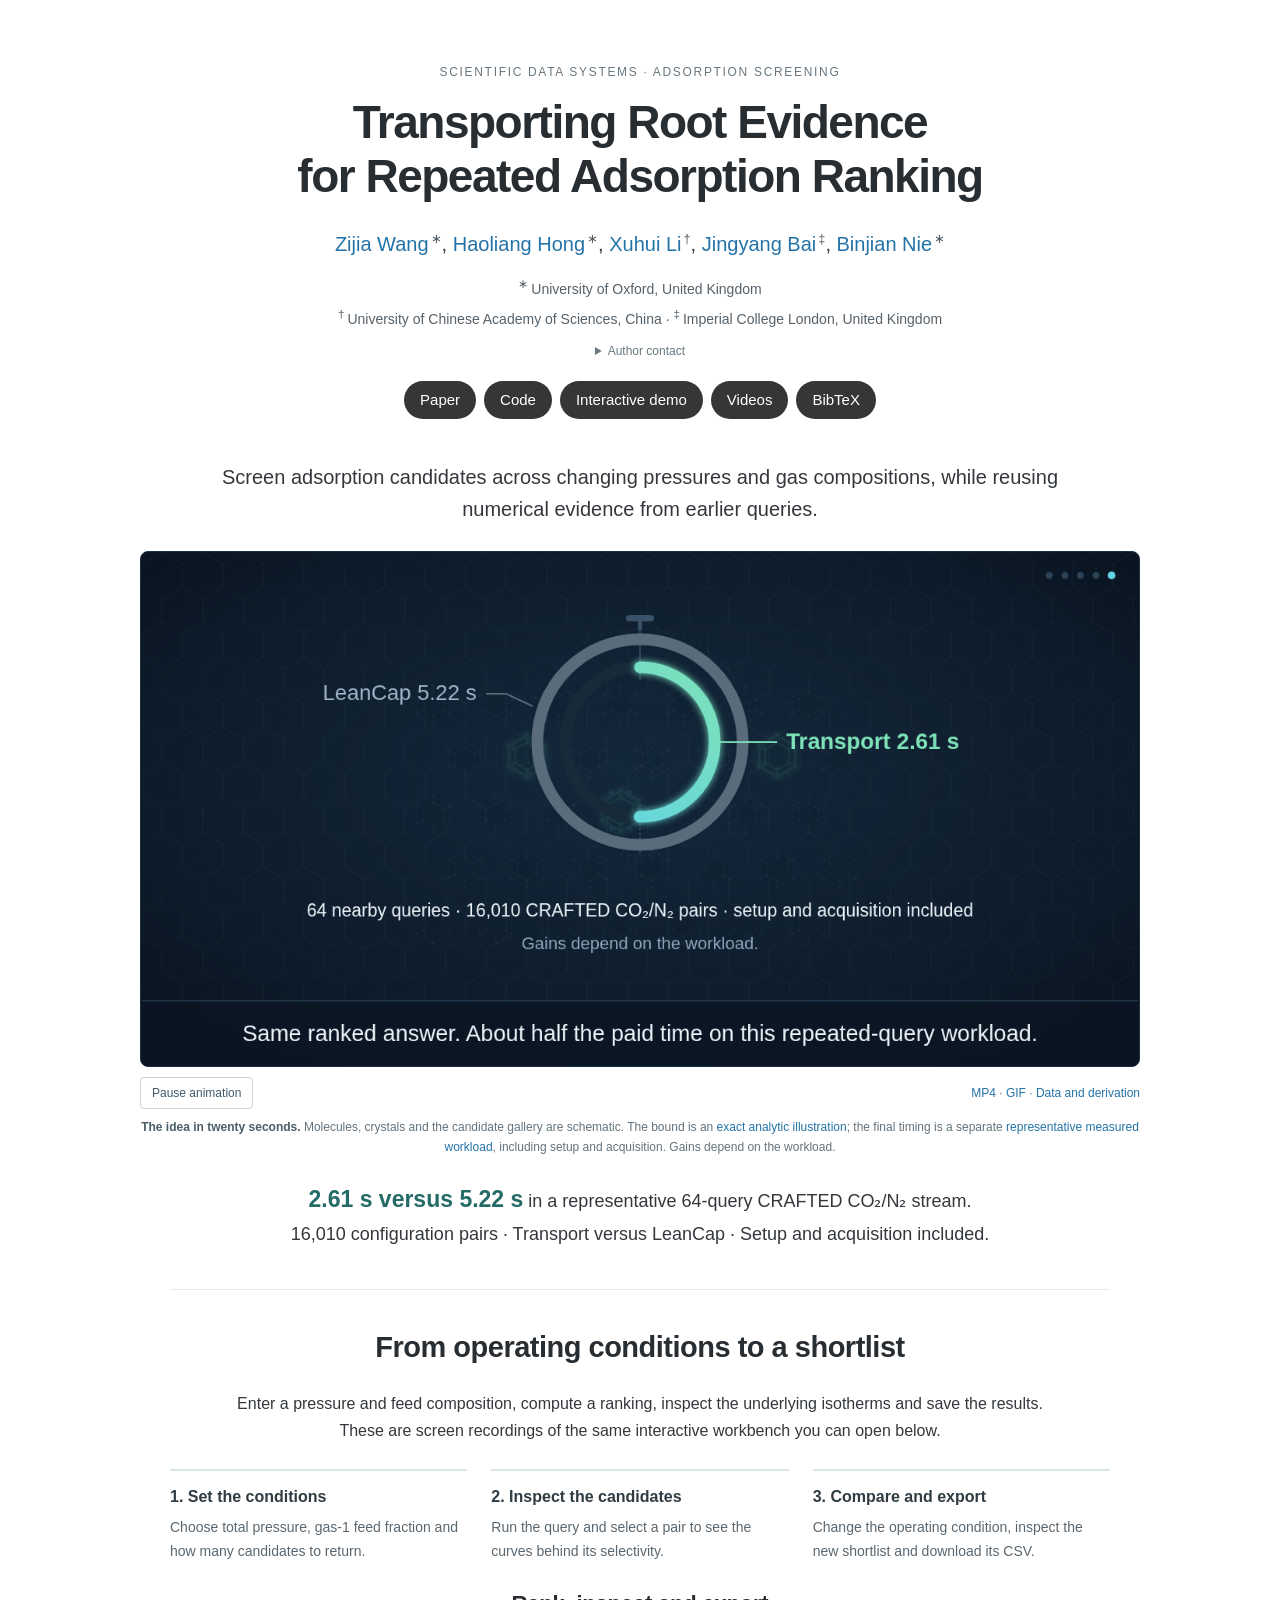
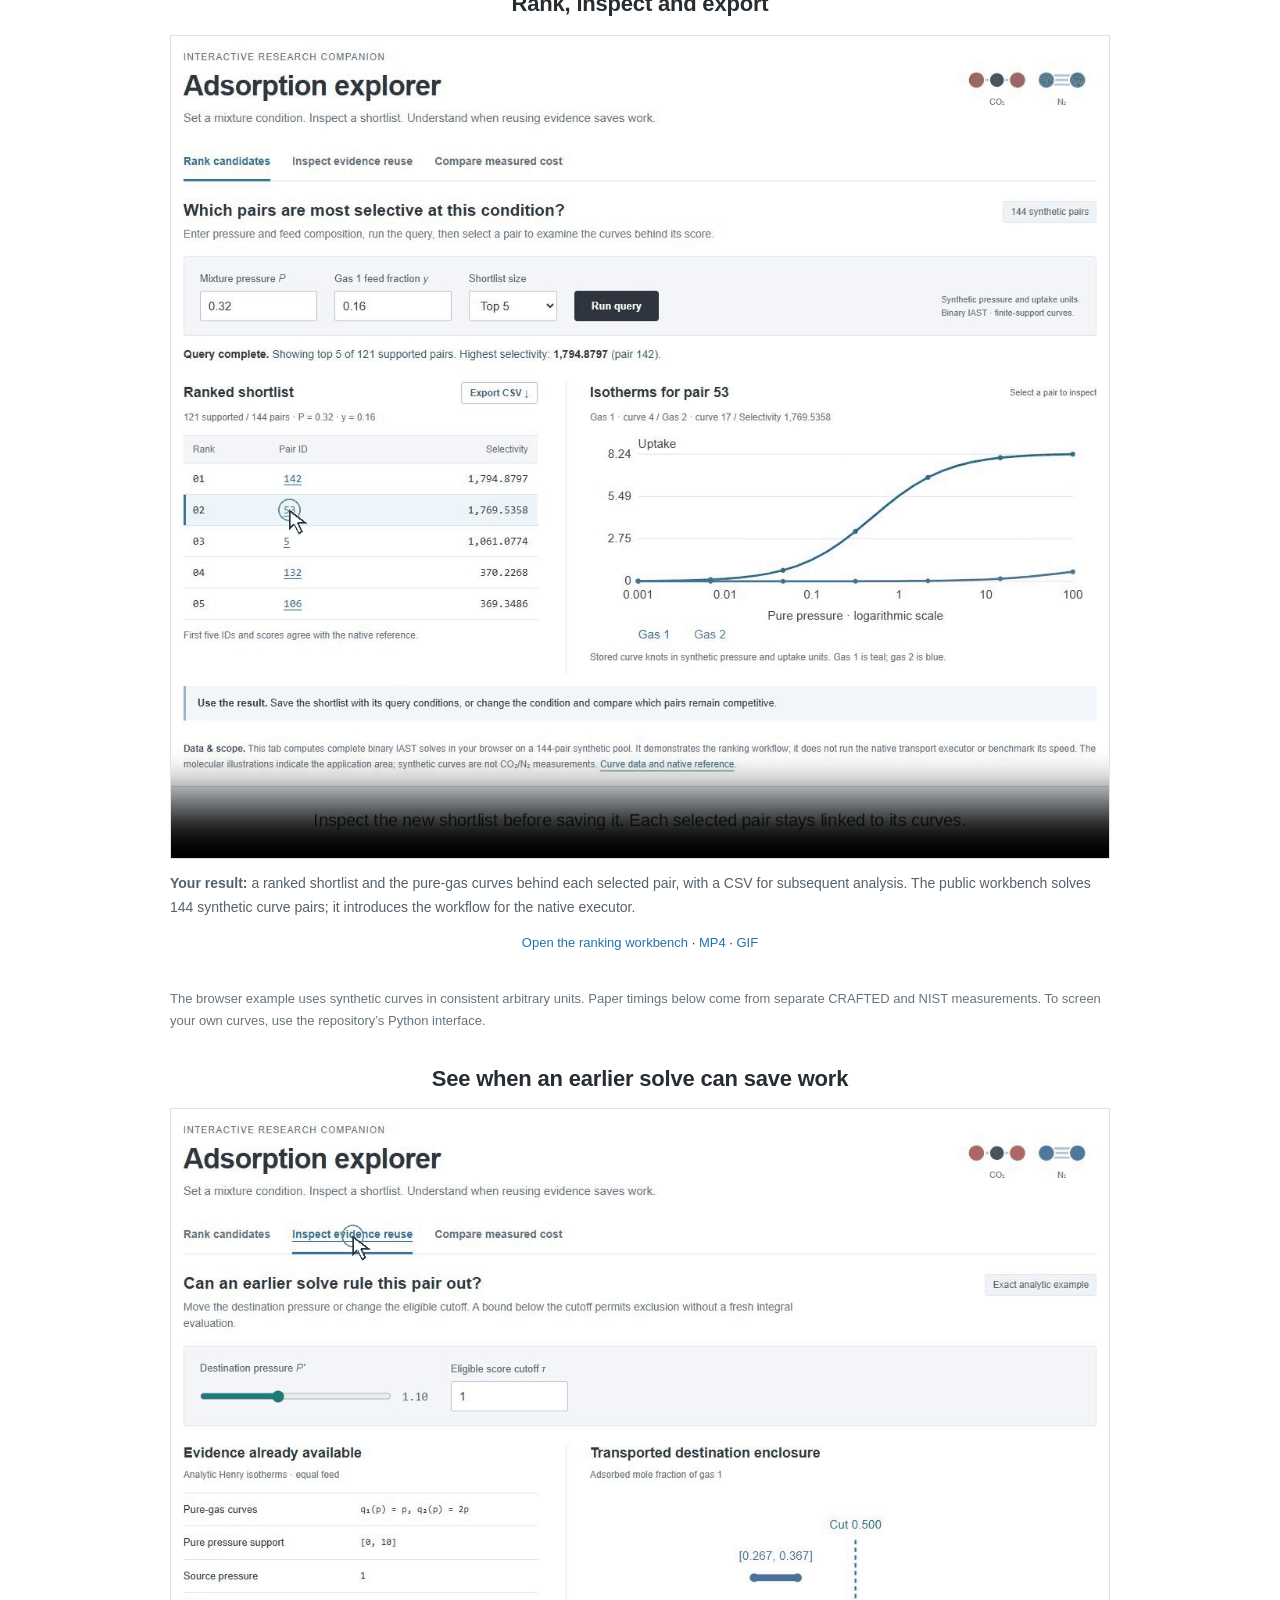
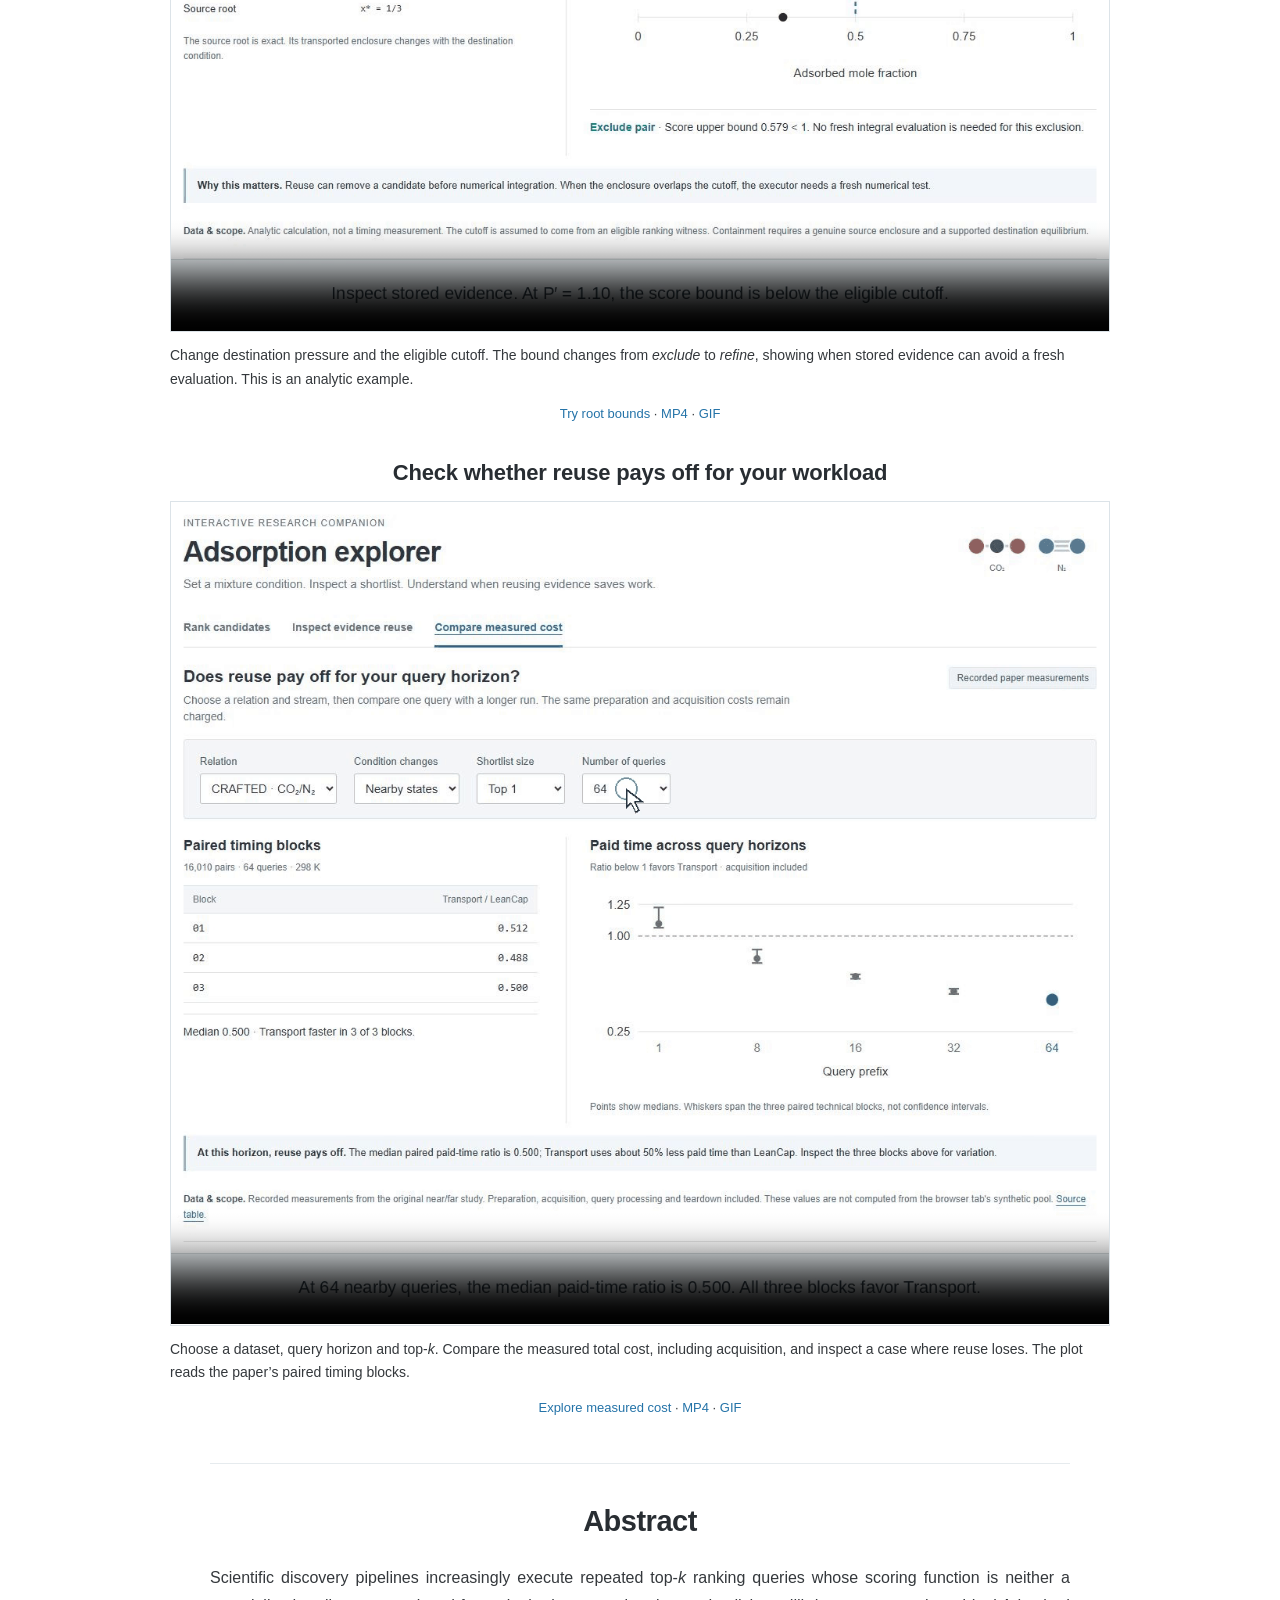
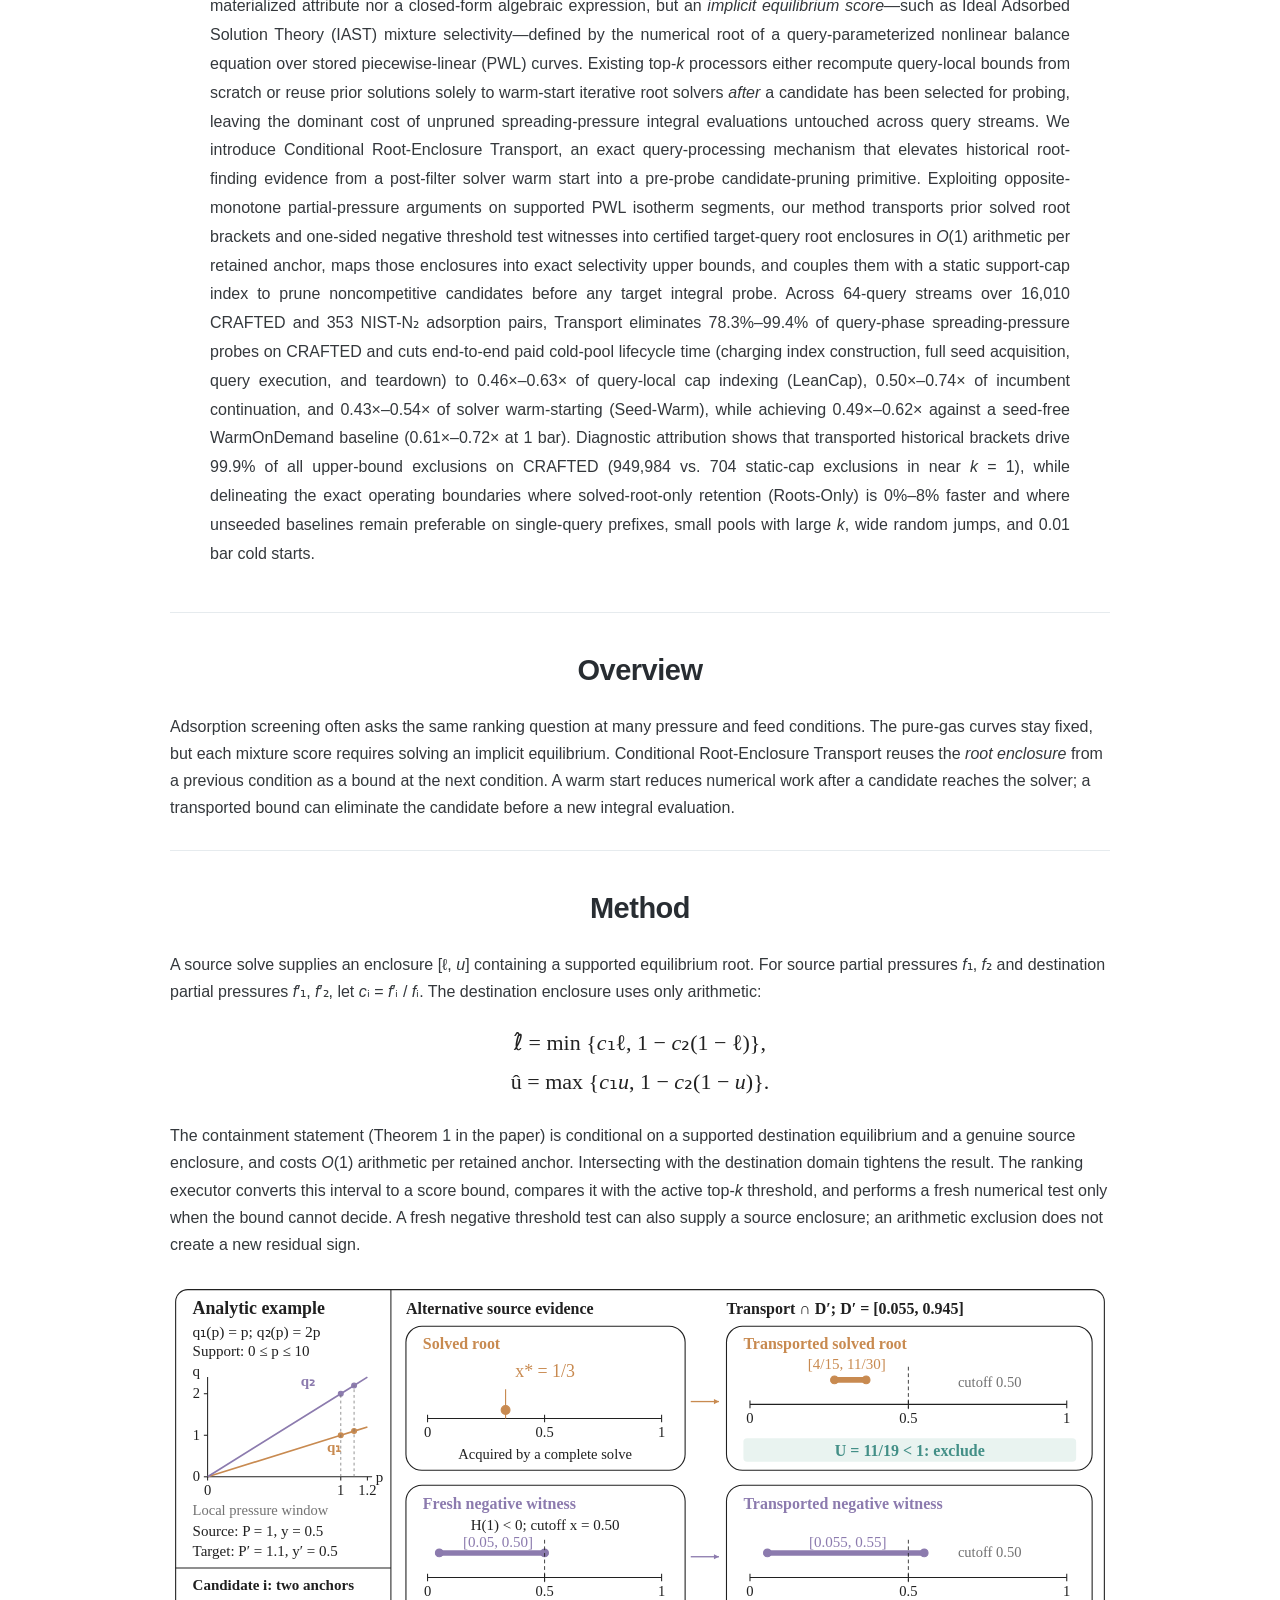
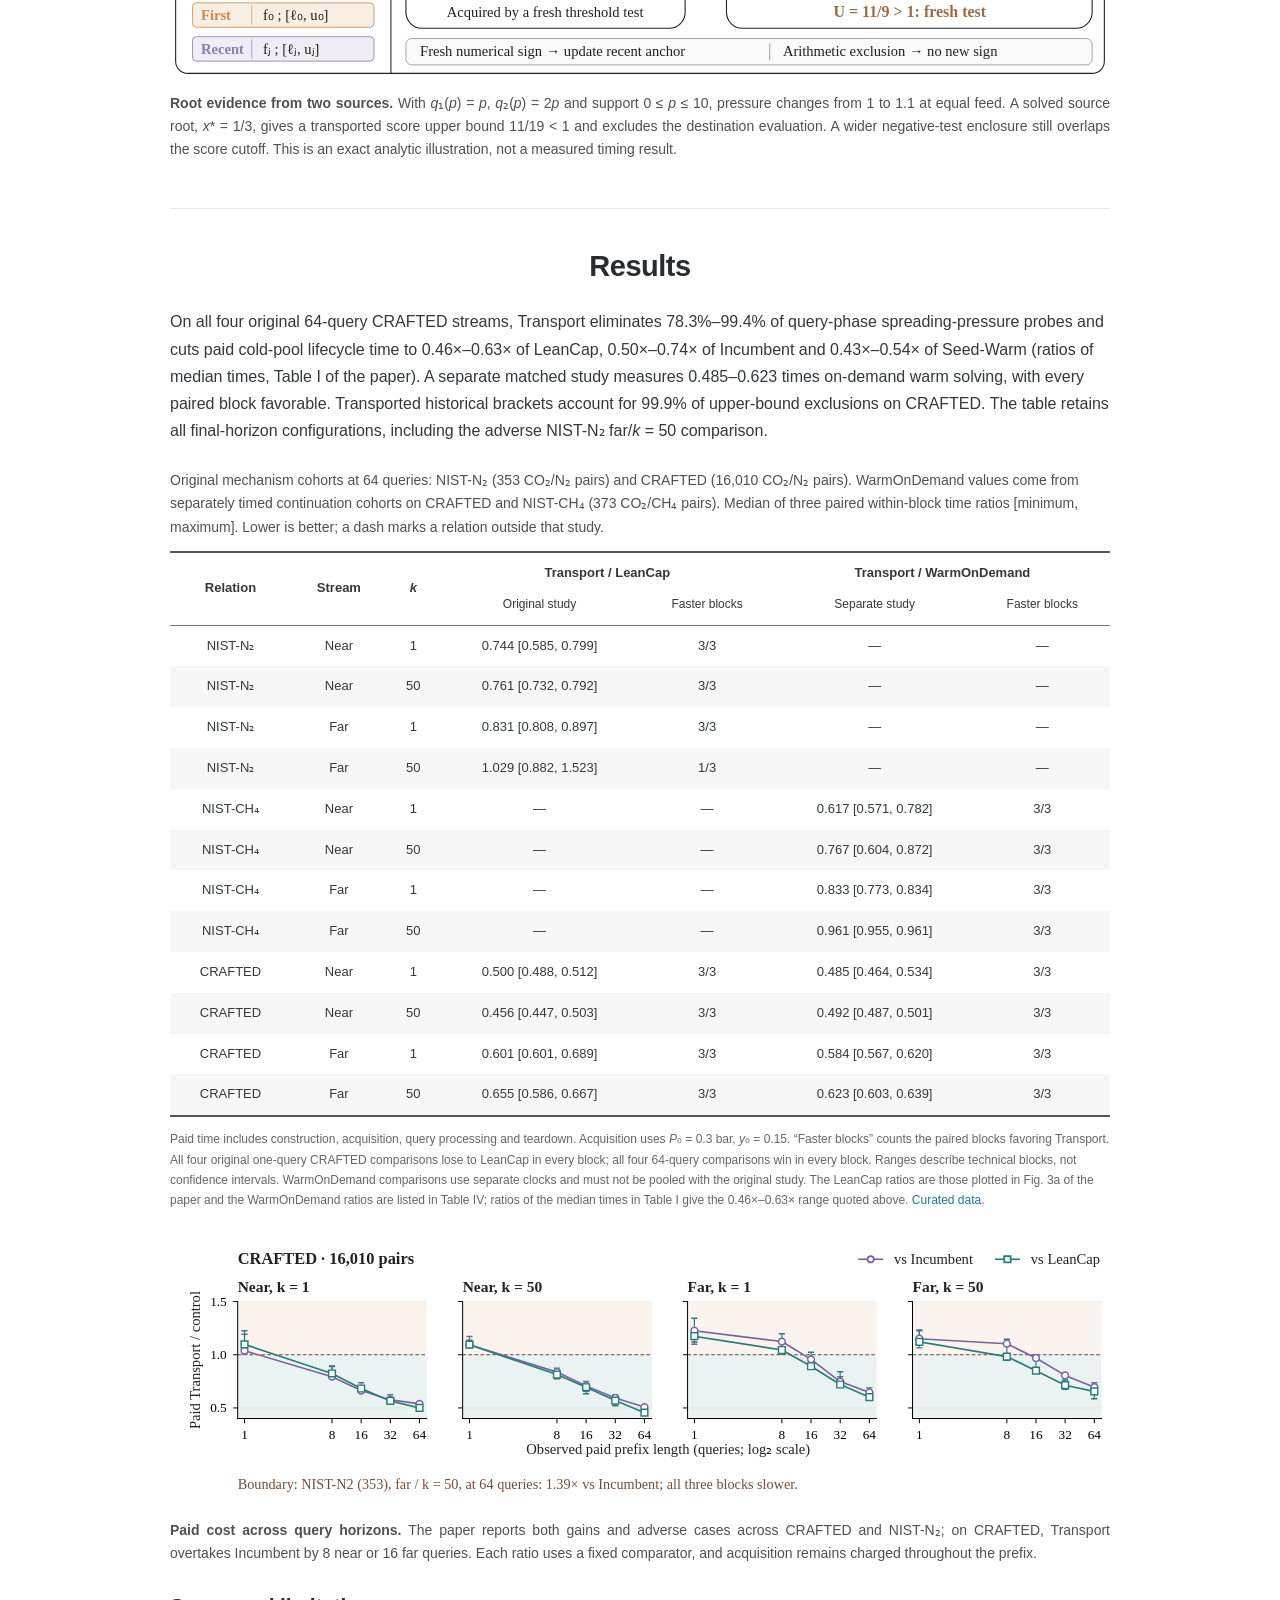
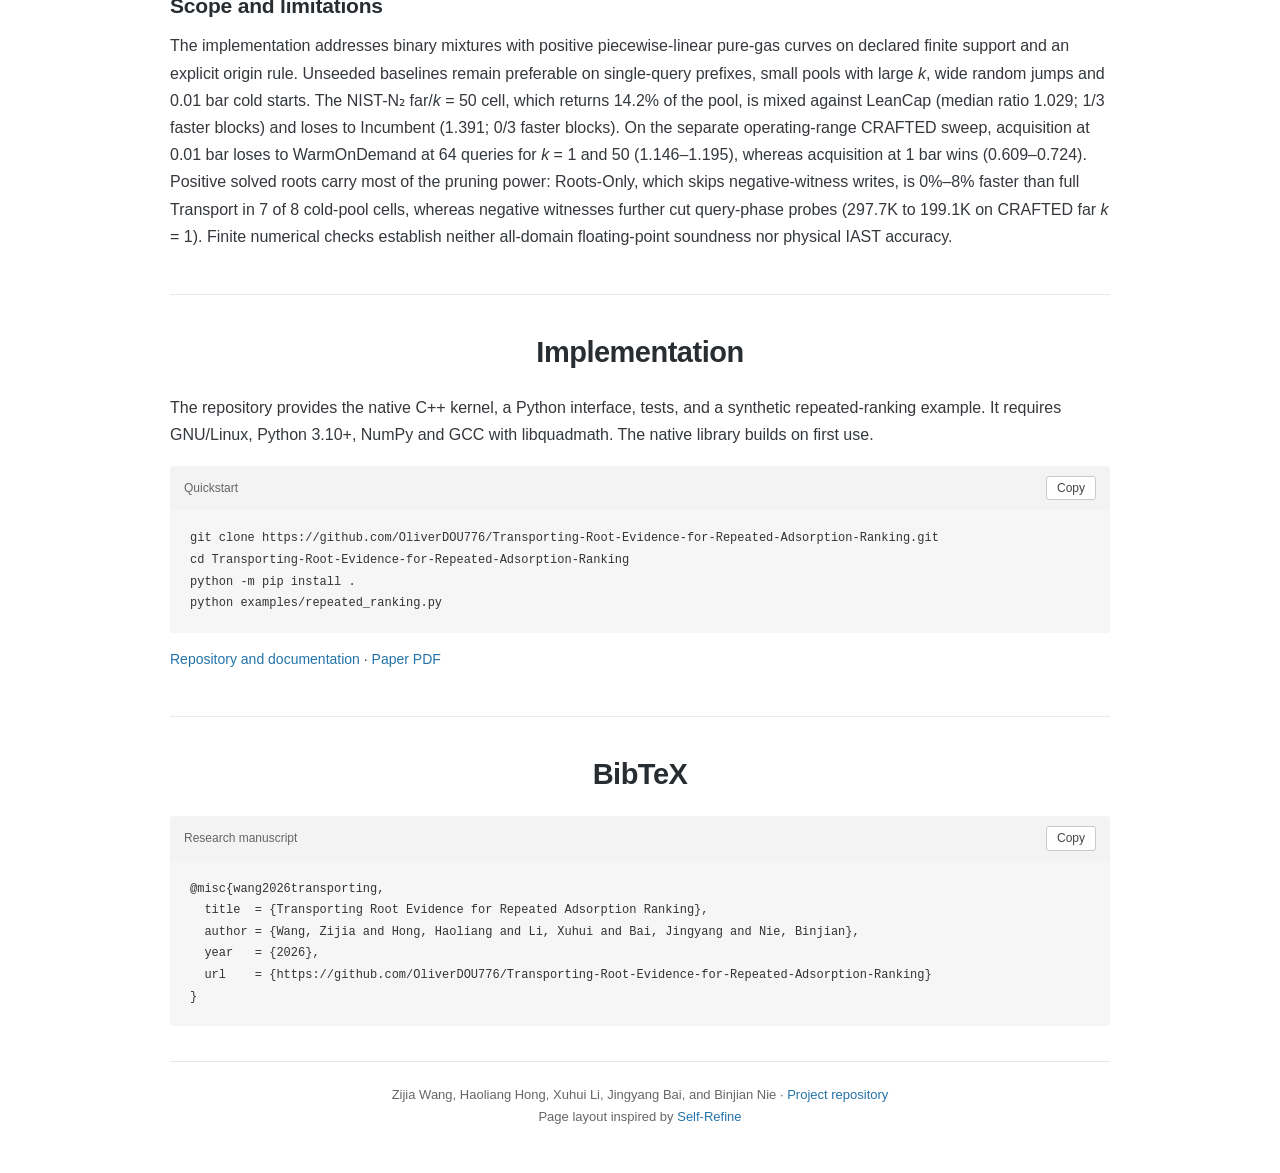
<file: docs/index.html>
<!DOCTYPE html>

<html lang="en">
<head>
<meta charset="utf-8"/>
<meta content="width=device-width, initial-scale=1" name="viewport"/>
<meta content="Transporting Root Evidence for Repeated Adsorption Ranking. Research by Zijia Wang, Haoliang Hong, Xuhui Li, Jingyang Bai, Binjian Nie." name="description"/>
<meta content="Zijia Wang, Haoliang Hong, Xuhui Li, Jingyang Bai, Binjian Nie" name="author"/>
<meta content="Transporting Root Evidence for Repeated Adsorption Ranking" property="og:title"/>
<meta content="Root-enclosure transport for repeated adsorption ranking: paper, implementation, demonstrations and measured results." property="og:description"/>
<meta content="website" property="og:type"/>
<meta content="https://oliverdou776.github.io/Transporting-Root-Evidence-for-Repeated-Adsorption-Ranking/media/value-hero-poster.png?v=20261110-2" property="og:image"/>
<title>Transporting Root Evidence for Repeated Adsorption Ranking</title>
<link href="assets/favicon.svg" rel="icon" type="image/svg+xml"/>
<link href="style.css?v=20261110-2" rel="stylesheet"/>
<script defer="" src="app.js?v=20261110-2"></script>
</head>
<body>
<a class="skip-link" href="#main">Skip to content</a>
<main id="main">
<header class="paper-header"><p class="topic">Scientific data systems · Adsorption screening</p><h1>Transporting Root Evidence<br/>for Repeated Adsorption Ranking</h1><div class="byline"><p class="authors"><a href="mailto:zijia.wang@said.oxford.edu">Zijia Wang</a><sup>∗</sup>, <a href="mailto:haoliang.hong@eng.ox.ac.uk">Haoliang Hong</a><sup>∗</sup>, <a href="mailto:lixuhui25@mails.ucas.ac.cn">Xuhui Li</a><sup>†</sup>, <a href="mailto:j.bai22@imperial.ac.uk">Jingyang Bai</a><sup>‡</sup>, <a href="mailto:binjian.nie@eng.ox.ac.uk">Binjian Nie</a><sup>∗</sup></p><div class="affiliations"><p><sup>∗</sup>University of Oxford, United Kingdom</p><p><sup>†</sup>University of Chinese Academy of Sciences, China · <sup>‡</sup>Imperial College London, United Kingdom</p></div><details class="author-emails"><summary>Author contact</summary><p><a href="mailto:zijia.wang@said.oxford.edu">zijia.wang@said.oxford.edu</a> · <a href="mailto:haoliang.hong@eng.ox.ac.uk">haoliang.hong@eng.ox.ac.uk</a> · <a href="mailto:binjian.nie@eng.ox.ac.uk">binjian.nie@eng.ox.ac.uk</a><br/><a href="mailto:lixuhui25@mails.ucas.ac.cn">lixuhui25@mails.ucas.ac.cn</a> · <a href="mailto:j.bai22@imperial.ac.uk">j.bai22@imperial.ac.uk</a></p></details><div class="paper-links"><a href="assets/paper.pdf?v=20261110-3">Paper</a><a href="https://github.com/OliverDOU776/Transporting-Root-Evidence-for-Repeated-Adsorption-Ranking">Code</a><a href="explorer/">Interactive demo</a><a href="#demonstrations">Videos</a><a href="#bibtex">BibTeX</a></div></div></header><p class="lead">Screen adsorption candidates across changing pressures and gas compositions, while reusing numerical evidence from earlier queries.</p>
<figure class="value-hero" id="value-hero" aria-labelledby="value-hero-caption">
<video id="value-hero-video" controls loop muted playsinline preload="none" poster="media/value-hero-poster.png?v=20261110-2" aria-label="Twenty-second molecular animation. Carbon dioxide molecules settle inside a porous crystal cage while nitrogen passes; a gallery stands for 16,010 candidate pairs. A pressure gauge moves from 1.00 to 1.10 bar and every candidate would need a new equilibrium solve. For one candidate, the root solved at 1.00 bar, x equal to one third, is carried to the new pressure as the bracket from 4/15 to 11/30; its score is at most 0.58, below the shortlist cutoff of 1.00, so it is ruled out without a solve. A wavefront rules out most of the gallery, a few candidates are solved, and three become the shortlist. Two stopwatch rings compare 5.22 seconds for LeanCap with 2.61 seconds for Transport on 64 nearby CRAFTED queries, including setup and acquisition." aria-describedby="value-hero-caption">
<source src="media/value-hero.mp4?v=20261110-2" type="video/mp4"/>
<img src="media/value-hero-poster.png?v=20261110-2" alt="Reuse an earlier solve to skip candidates that cannot enter the shortlist; keep the same ranked answer with less repeated numerical work."/>
</video>
<div class="hero-toolbar"><button id="value-hero-toggle" type="button" aria-controls="value-hero-video" aria-pressed="false" hidden>Play animation</button><span class="hero-downloads"><a href="media/value-hero.mp4?v=20261110-2">MP4</a> · <a href="media/value-hero.gif?v=20261110-2">GIF</a> · <a href="media/value-hero-data.json">Data and derivation</a></span></div>
<figcaption id="value-hero-caption"><strong>The idea in twenty seconds.</strong> Molecules, crystals and the candidate gallery are schematic. The bound is an <a href="#method">exact analytic illustration</a>; the final timing is a separate <a href="#results">representative measured workload</a>, including setup and acquisition. Gains depend on the workload.</figcaption>
<noscript><p class="source-note">This animation stays still without JavaScript. Use the video controls or <a href="media/value-hero.mp4?v=20261110-2">watch the MP4</a>.</p></noscript>
</figure>
<p class="opening-result"><strong>2.61 s versus 5.22 s</strong> in a representative 64-query CRAFTED CO₂/N₂ stream.<br/>16,010 configuration pairs · Transport versus LeanCap · Setup and acquisition included.</p>
<section aria-labelledby="demonstrations-heading" class="paper-section" id="demonstrations"><h2 id="demonstrations-heading">From operating conditions to a shortlist</h2>
<p class="section-intro">Enter a pressure and feed composition, compute a ranking, inspect the underlying isotherms and save the results. These are screen recordings of the same interactive workbench you can open below.</p>
<ol class="workflow"><li><strong>1. Set the conditions</strong>Choose total pressure, gas-1 feed fraction and how many candidates to return.</li><li><strong>2. Inspect the candidates</strong>Run the query and select a pair to see the curves behind its selectivity.</li><li><strong>3. Compare and export</strong>Change the operating condition, inspect the new shortlist and download its CSV.</li></ol>
<figure class="demo-main" id="query-replay"><h3>Rank, inspect and export</h3><video aria-label="Screen recording of changing operating conditions, inspecting ranked isotherms and exporting results" controls="" playsinline="" poster="media/query-replay-poster.png?v=20261109-3" preload="none"><source src="media/query-replay.mp4?v=20261109-3" type="video/mp4"/><track kind="captions" label="English" src="media/query-replay.vtt?v=20261109-3" srclang="en"/><a href="media/query-replay.mp4?v=20261109-3">Watch MP4</a></video><figcaption><strong>Your result:</strong> a ranked shortlist and the pure-gas curves behind each selected pair, with a CSV for subsequent analysis. The public workbench solves 144 synthetic curve pairs; it introduces the workflow for the native executor.</figcaption><p class="demo-actions"><a href="explorer/#ranking">Open the ranking workbench</a> · <a href="media/query-replay.mp4?v=20261109-3">MP4</a> · <a href="media/query-replay.gif?v=20261109-3">GIF</a></p></figure>
<p class="source-note">The browser example uses synthetic curves in consistent arbitrary units. Paper timings below come from separate CRAFTED and NIST measurements. To screen your own curves, use the repository’s Python interface.</p>
<div class="demo-grid"><figure class="demo"><h3>See when an earlier solve can save work</h3><video aria-label="Operating the root bounds workbench" controls="" playsinline="" poster="media/root-transport-poster.png?v=20261109-3" preload="none"><source src="media/root-transport.mp4?v=20261109-3" type="video/mp4"/><track kind="captions" label="English" src="media/root-transport.vtt?v=20261109-3" srclang="en"/></video><figcaption>Change destination pressure and the eligible cutoff. The bound changes from <em>exclude</em> to <em>refine</em>, showing when stored evidence can avoid a fresh evaluation. This is an analytic example.</figcaption><p class="demo-actions"><a href="explorer/#bounds">Try root bounds</a> · <a href="media/root-transport.mp4?v=20261109-3">MP4</a> · <a href="media/root-transport.gif?v=20261109-3">GIF</a></p></figure>
<figure class="demo"><h3>Check whether reuse pays off for your workload</h3><video aria-label="Selecting measured workloads and comparing total paid costs" controls="" playsinline="" poster="media/acquisition-cost-poster.png?v=20261109-3" preload="none"><source src="media/acquisition-cost.mp4?v=20261109-3" type="video/mp4"/><track kind="captions" label="English" src="media/acquisition-cost.vtt?v=20261109-3" srclang="en"/></video><figcaption>Choose a dataset, query horizon and top-<i>k</i>. Compare the measured total cost, including acquisition, and inspect a case where reuse loses. The plot reads the paper’s paired timing blocks.</figcaption><p class="demo-actions"><a href="explorer/#cost">Explore measured cost</a> · <a href="media/acquisition-cost.mp4?v=20261109-3">MP4</a> · <a href="media/acquisition-cost.gif?v=20261109-3">GIF</a></p></figure></div></section><section aria-labelledby="abstract-heading" class="paper-section abstract-section" id="abstract">
<h2 id="abstract-heading">Abstract</h2>
<p>Scientific discovery pipelines increasingly execute repeated top-<i>k</i> ranking queries whose scoring function is neither a materialized attribute nor a closed-form algebraic expression, but an <em>implicit equilibrium score</em>—such as Ideal Adsorbed Solution Theory (IAST) mixture selectivity—defined by the numerical root of a query-parameterized nonlinear balance equation over stored piecewise-linear (PWL) curves. Existing top-<i>k</i> processors either recompute query-local bounds from scratch or reuse prior solutions solely to warm-start iterative root solvers <em>after</em> a candidate has been selected for probing, leaving the dominant cost of unpruned spreading-pressure integral evaluations untouched across query streams. We introduce Conditional Root-Enclosure Transport, an exact query-processing mechanism that elevates historical root-finding evidence from a post-filter solver warm start into a pre-probe candidate-pruning primitive. Exploiting opposite-monotone partial-pressure arguments on supported PWL isotherm segments, our method transports prior solved root brackets and one-sided negative threshold test witnesses into certified target-query root enclosures in <i>O</i>(1) arithmetic per retained anchor, maps those enclosures into exact selectivity upper bounds, and couples them with a static support-cap index to prune noncompetitive candidates before any target integral probe. Across 64-query streams over 16,010 CRAFTED and 353 NIST-N₂ adsorption pairs, Transport eliminates 78.3%–99.4% of query-phase spreading-pressure probes on CRAFTED and cuts end-to-end paid cold-pool lifecycle time (charging index construction, full seed acquisition, query execution, and teardown) to 0.46×–0.63× of query-local cap indexing (LeanCap), 0.50×–0.74× of incumbent continuation, and 0.43×–0.54× of solver warm-starting (Seed-Warm), while achieving 0.49×–0.62× against a seed-free WarmOnDemand baseline (0.61×–0.72× at 1 bar). Diagnostic attribution shows that transported historical brackets drive 99.9% of all upper-bound exclusions on CRAFTED (949,984 vs. 704 static-cap exclusions in near <i>k</i> = 1), while delineating the exact operating boundaries where solved-root-only retention (Roots-Only) is 0%–8% faster and where unseeded baselines remain preferable on single-query prefixes, small pools with large <i>k</i>, wide random jumps, and 0.01 bar cold starts.</p>
</section>
<section aria-labelledby="overview-heading" class="paper-section" id="overview">
<h2 id="overview-heading">Overview</h2>
<p>Adsorption screening often asks the same ranking question at many pressure and feed conditions. The pure-gas curves stay fixed, but each mixture score requires solving an implicit equilibrium. Conditional Root-Enclosure Transport reuses the <em>root enclosure</em> from a previous condition as a bound at the next condition. A warm start reduces numerical work after a candidate reaches the solver; a transported bound can eliminate the candidate before a new integral evaluation.</p>
</section>
<section aria-labelledby="method-heading" class="paper-section" id="method">
<h2 id="method-heading">Method</h2>
<p>A source solve supplies an enclosure [ℓ, <i>u</i>] containing a supported equilibrium root. For source partial pressures <i>f</i>₁, <i>f</i>₂ and destination partial pressures <i>f</i>′₁, <i>f</i>′₂, let <i>c</i>ᵢ = <i>f</i>′ᵢ / <i>f</i>ᵢ. The destination enclosure uses only arithmetic:</p>
<div aria-label="Lower bound is the minimum of c1 times ell and one minus c2 times one minus ell. Upper bound is the maximum of c1 times u and one minus c2 times one minus u." class="equations" role="math">
<p>ℓ̂ = min {<i>c</i>₁ℓ, 1 − <i>c</i>₂(1 − ℓ)},</p>
<p>û = max {<i>c</i>₁<i>u</i>, 1 − <i>c</i>₂(1 − <i>u</i>)}.</p>
</div>
<p>The containment statement (Theorem 1 in the paper) is conditional on a supported destination equilibrium and a genuine source enclosure, and costs <i>O</i>(1) arithmetic per retained anchor. Intersecting with the destination domain tightens the result. The ranking executor converts this interval to a score bound, compares it with the active top-<i>k</i> threshold, and performs a fresh numerical test only when the bound cannot decide. A fresh negative threshold test can also supply a source enclosure; an arithmetic exclusion does not create a new residual sign.</p>
<figure class="paper-figure">
<a aria-label="Open full-size analytic transport figure" href="assets/transported-evidence.svg"><img alt="Exact analytic example comparing transported evidence from a solved root with a wider enclosure from a fresh negative test." height="420" loading="lazy" src="assets/transported-evidence.svg" width="1000"/></a>
<figcaption><strong>Root evidence from two sources.</strong> With <i>q</i>₁(<i>p</i>) = <i>p</i>, <i>q</i>₂(<i>p</i>) = 2<i>p</i> and support 0 ≤ <i>p</i> ≤ 10, pressure changes from 1 to 1.1 at equal feed. A solved source root, <i>x</i>* = 1/3, gives a transported score upper bound 11/19 &lt; 1 and excludes the destination evaluation. A wider negative-test enclosure still overlaps the score cutoff. This is an exact analytic illustration, not a measured timing result.</figcaption>
</figure>
</section>
<section aria-labelledby="results-heading" class="paper-section" id="results">
<h2 id="results-heading">Results</h2>
<p>On all four original 64-query CRAFTED streams, Transport eliminates 78.3%–99.4% of query-phase spreading-pressure probes and cuts paid cold-pool lifecycle time to 0.46×–0.63× of LeanCap, 0.50×–0.74× of Incumbent and 0.43×–0.54× of Seed-Warm (ratios of median times, Table I of the paper). A separate matched study measures 0.485–0.623 times on-demand warm solving, with every paired block favorable. Transported historical brackets account for 99.9% of upper-bound exclusions on CRAFTED. The table retains all final-horizon configurations, including the adverse NIST-N₂ far/<i>k</i> = 50 comparison.</p>
<div aria-label="Paid-time comparison table for all final-horizon configurations; scroll horizontally on small screens" class="table-scroll" role="region" tabindex="0">
<table>
<caption>Original mechanism cohorts at 64 queries: NIST-N₂ (353 CO₂/N₂ pairs) and CRAFTED (16,010 CO₂/N₂ pairs). WarmOnDemand values come from separately timed continuation cohorts on CRAFTED and NIST-CH₄ (373 CO₂/CH₄ pairs). Median of three paired within-block time ratios [minimum, maximum]. Lower is better; a dash marks a relation outside that study.</caption>
<thead><tr><th rowspan="2" scope="col">Relation</th><th rowspan="2" scope="col">Stream</th><th rowspan="2" scope="col"><i>k</i></th><th colspan="2" scope="col">Transport / LeanCap</th><th colspan="2" scope="col">Transport / WarmOnDemand</th></tr><tr><th scope="col">Original study</th><th scope="col">Faster blocks</th><th scope="col">Separate study</th><th scope="col">Faster blocks</th></tr></thead>
<tbody>
<tr><th scope="row">NIST-N₂</th><td>Near</td><td>1</td><td>0.744 [0.585, 0.799]</td><td>3/3</td><td>—</td><td>—</td></tr>
<tr><th scope="row">NIST-N₂</th><td>Near</td><td>50</td><td>0.761 [0.732, 0.792]</td><td>3/3</td><td>—</td><td>—</td></tr>
<tr><th scope="row">NIST-N₂</th><td>Far</td><td>1</td><td>0.831 [0.808, 0.897]</td><td>3/3</td><td>—</td><td>—</td></tr>
<tr><th scope="row">NIST-N₂</th><td>Far</td><td>50</td><td>1.029 [0.882, 1.523]</td><td>1/3</td><td>—</td><td>—</td></tr>
<tr><th scope="row">NIST-CH₄</th><td>Near</td><td>1</td><td>—</td><td>—</td><td>0.617 [0.571, 0.782]</td><td>3/3</td></tr>
<tr><th scope="row">NIST-CH₄</th><td>Near</td><td>50</td><td>—</td><td>—</td><td>0.767 [0.604, 0.872]</td><td>3/3</td></tr>
<tr><th scope="row">NIST-CH₄</th><td>Far</td><td>1</td><td>—</td><td>—</td><td>0.833 [0.773, 0.834]</td><td>3/3</td></tr>
<tr><th scope="row">NIST-CH₄</th><td>Far</td><td>50</td><td>—</td><td>—</td><td>0.961 [0.955, 0.961]</td><td>3/3</td></tr>
<tr><th scope="row">CRAFTED</th><td>Near</td><td>1</td><td>0.500 [0.488, 0.512]</td><td>3/3</td><td>0.485 [0.464, 0.534]</td><td>3/3</td></tr>
<tr><th scope="row">CRAFTED</th><td>Near</td><td>50</td><td>0.456 [0.447, 0.503]</td><td>3/3</td><td>0.492 [0.487, 0.501]</td><td>3/3</td></tr>
<tr><th scope="row">CRAFTED</th><td>Far</td><td>1</td><td>0.601 [0.601, 0.689]</td><td>3/3</td><td>0.584 [0.567, 0.620]</td><td>3/3</td></tr>
<tr><th scope="row">CRAFTED</th><td>Far</td><td>50</td><td>0.655 [0.586, 0.667]</td><td>3/3</td><td>0.623 [0.603, 0.639]</td><td>3/3</td></tr>
</tbody>
</table>
</div>
<p class="table-note">Paid time includes construction, acquisition, query processing and teardown. Acquisition uses <i>P</i>₀ = 0.3 bar, <i>y</i>₀ = 0.15. “Faster blocks” counts the paired blocks favoring Transport. All four original one-query CRAFTED comparisons lose to LeanCap in every block; all four 64-query comparisons win in every block. Ranges describe technical blocks, not confidence intervals. WarmOnDemand comparisons use separate clocks and must not be pooled with the original study. The LeanCap ratios are those plotted in Fig. 3a of the paper and the WarmOnDemand ratios are listed in Table IV; ratios of the median times in Table I give the 0.46×–0.63× range quoted above. <a href="https://github.com/OliverDOU776/Transporting-Root-Evidence-for-Repeated-Adsorption-Ranking/blob/main/evidence/published_results.csv">Curated data</a>.</p>
<figure class="paper-figure">
<a aria-label="Open full-size paid-prefix results figure" href="assets/paid-prefix.svg"><img alt="Figure comparing paid-time ratios across measured query prefixes for the four CRAFTED streams, with the adverse NIST-N2 far, k = 50 case noted." loading="lazy" src="assets/paid-prefix.svg"/></a>
<figcaption><strong>Paid cost across query horizons.</strong> The paper reports both gains and adverse cases across CRAFTED and NIST-N₂; on CRAFTED, Transport overtakes Incumbent by 8 near or 16 far queries. Each ratio uses a fixed comparator, and acquisition remains charged throughout the prefix.</figcaption>
</figure>
<h3>Scope and limitations</h3>
<p>The implementation addresses binary mixtures with positive piecewise-linear pure-gas curves on declared finite support and an explicit origin rule. Unseeded baselines remain preferable on single-query prefixes, small pools with large <i>k</i>, wide random jumps and 0.01 bar cold starts. The NIST-N₂ far/<i>k</i> = 50 cell, which returns 14.2% of the pool, is mixed against LeanCap (median ratio 1.029; 1/3 faster blocks) and loses to Incumbent (1.391; 0/3 faster blocks). On the separate operating-range CRAFTED sweep, acquisition at 0.01 bar loses to WarmOnDemand at 64 queries for <i>k</i> = 1 and 50 (1.146–1.195), whereas acquisition at 1 bar wins (0.609–0.724). Positive solved roots carry most of the pruning power: Roots-Only, which skips negative-witness writes, is 0%–8% faster than full Transport in 7 of 8 cold-pool cells, whereas negative witnesses further cut query-phase probes (297.7K to 199.1K on CRAFTED far <i>k</i> = 1). Finite numerical checks establish neither all-domain floating-point soundness nor physical IAST accuracy.</p>
</section>
<section aria-labelledby="implementation-heading" class="paper-section implementation" id="implementation">
<h2 id="implementation-heading">Implementation</h2>
<p>The repository provides the native C++ kernel, a Python interface, tests, and a synthetic repeated-ranking example. It requires GNU/Linux, Python 3.10+, NumPy and GCC with libquadmath. The native library builds on first use.</p>
<div class="code-label"><span>Quickstart</span><button data-copy="quickstart" type="button">Copy</button></div>
<pre><code id="quickstart">git clone https://github.com/OliverDOU776/Transporting-Root-Evidence-for-Repeated-Adsorption-Ranking.git
cd Transporting-Root-Evidence-for-Repeated-Adsorption-Ranking
python -m pip install .
python examples/repeated_ranking.py</code></pre>
<p class="resource-note"><a href="https://github.com/OliverDOU776/Transporting-Root-Evidence-for-Repeated-Adsorption-Ranking">Repository and documentation</a> · <a href="assets/paper.pdf?v=20261110-3">Paper PDF</a></p>
</section>
<section aria-labelledby="bibtex-heading" class="paper-section citation" id="bibtex">
<h2 id="bibtex-heading">BibTeX</h2>
<div class="code-label"><span>Research manuscript</span><button data-copy="citation" type="button">Copy</button></div>
<pre><code id="citation">@misc{wang2026transporting,
  title  = {Transporting Root Evidence for Repeated Adsorption Ranking},
  author = {Wang, Zijia and Hong, Haoliang and Li, Xuhui and Bai, Jingyang and Nie, Binjian},
  year   = {2026},
  url    = {https://github.com/OliverDOU776/Transporting-Root-Evidence-for-Repeated-Adsorption-Ranking}
}</code></pre>
</section>
</main>
<footer><p>Zijia Wang, Haoliang Hong, Xuhui Li, Jingyang Bai, and Binjian Nie · <a href="https://github.com/OliverDOU776/Transporting-Root-Evidence-for-Repeated-Adsorption-Ranking">Project repository</a><br/>Page layout inspired by <a href="https://selfrefine.info/">Self-Refine</a></p></footer>
<p aria-live="polite" class="visually-hidden" id="copy-status"></p>
</body>
</html>
</file>
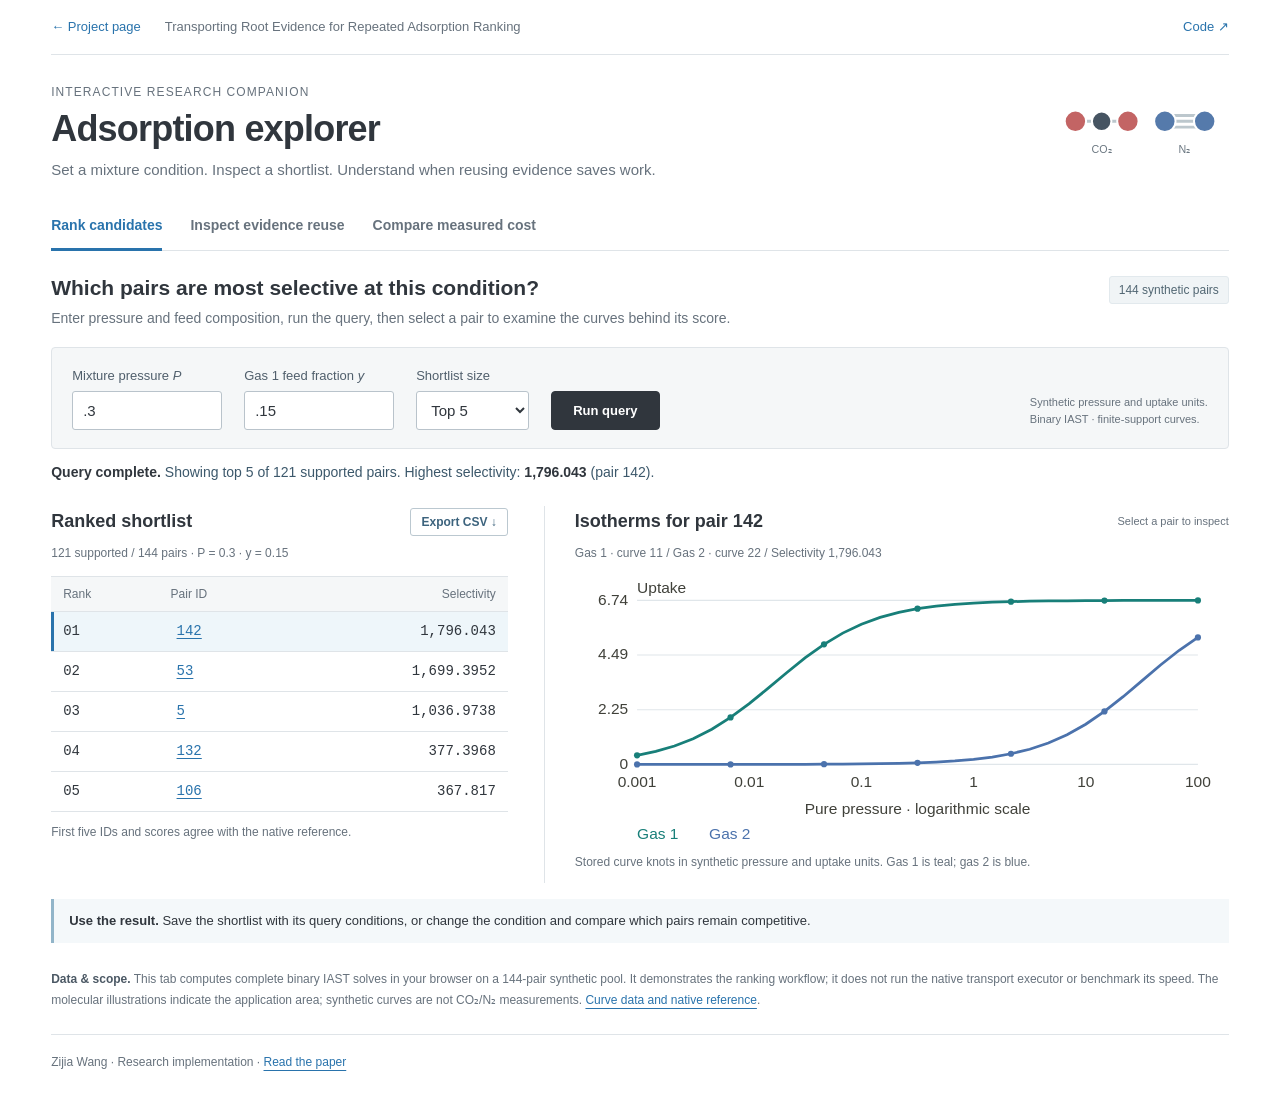
<file: docs/explorer/index.html>
<!doctype html>
<html lang="en">
<head>
  <meta charset="utf-8" />
  <meta name="viewport" content="width=device-width, initial-scale=1" />
  <meta name="author" content="Zijia Wang, Haoliang Hong, Xuhui Li, Jingyang Bai, Binjian Nie" />
  <meta name="description" content="Explore adsorption ranking, inspect transported numerical bounds, and compare the measured cost of repeated queries." />
  <title>Adsorption explorer · Zijia Wang</title>
  <link rel="icon" href="../assets/favicon.svg" type="image/svg+xml" />
  <link rel="stylesheet" href="explorer.css?v=20261109-2" />
  <script type="module" src="explorer.mjs?v=20261110-3"></script>
</head>
<body>
  <a class="skip-link" href="#workbench">Skip to workbench</a>
  <header>
    <a href="../">← Project page</a>
    <span>Transporting Root Evidence for Repeated Adsorption Ranking</span>
    <a href="https://github.com/OliverDOU776/Transporting-Root-Evidence-for-Repeated-Adsorption-Ranking">Code ↗</a>
  </header>
  <main id="workbench">
    <div class="mast">
      <div><p class="eyebrow">Interactive research companion</p><h1>Adsorption explorer</h1><p class="intro">Set a mixture condition. Inspect a shortlist. Understand when reusing evidence saves work.</p></div>
      <svg class="molecules" viewBox="0 0 180 70" role="img" aria-label="Illustrative carbon dioxide and nitrogen molecules"><g stroke="#bcc7cd" stroke-width="3"><path d="M22 24H76M112 24H157M112 30H157M112 18H157"/></g><g stroke="#fff" stroke-width="2"><circle cx="22" cy="24" r="11" fill="#c36464"/><circle cx="49" cy="24" r="10" fill="#465462"/><circle cx="76" cy="24" r="11" fill="#c36464"/><circle cx="114" cy="24" r="11" fill="#557aab"/><circle cx="155" cy="24" r="11" fill="#557aab"/></g><g fill="#6b7781" font-family="Arial,sans-serif" font-size="11" text-anchor="middle"><text x="49" y="57">CO₂</text><text x="134" y="57">N₂</text></g></svg>
    </div>
    <nav aria-label="Analysis view"><a href="#ranking">Rank candidates</a><a href="#bounds">Inspect evidence reuse</a><a href="#cost">Compare measured cost</a></nav>
    <p id="load" role="status">Loading the curve pool and measurements…</p>
    <section id="ranking" hidden aria-labelledby="ranking-heading">
      <div class="task-heading"><div><h2 id="ranking-heading">Which pairs are most selective at this condition?</h2><p>Enter pressure and feed composition, run the query, then select a pair to examine the curves behind its score.</p></div><span class="dataset-tag">144 synthetic pairs</span></div>
      <form id="query" class="strip">
        <label>Mixture pressure <i>P</i><input name="pressure" aria-label="Mixture pressure P" type="number" step="any" min=".001" max="100" required value=".3" /></label>
        <label>Gas 1 feed fraction <i>y</i><input name="feed" aria-label="Gas 1 feed fraction y" type="number" step="any" min=".001" max=".999" required value=".15" /></label>
        <label>Shortlist size<select name="k" aria-label="Shortlist size"><option value="5">Top 5</option><option value="10">Top 10</option><option value="20">Top 20</option></select></label>
        <button type="submit">Run query</button>
        <p class="form-note">Synthetic pressure and uptake units.<br/>Binary IAST · finite-support curves.</p>
      </form>
      <div class="query-summary" id="query-summary" role="status" aria-live="polite"></div>
      <div class="workspace">
        <article>
          <div class="article-heading"><h3>Ranked shortlist</h3><button id="export-results" class="secondary" type="button" disabled>Export CSV ↓</button></div>
          <p class="meta" id="query-meta"></p>
          <table><thead><tr><th scope="col">Rank</th><th scope="col">Pair ID</th><th scope="col">Selectivity</th></tr></thead><tbody id="ranks"></tbody></table>
          <p class="foot" id="match" aria-live="polite"></p>
          <p id="export-status" class="foot" role="status"></p>
        </article>
        <article class="plot">
          <div class="article-heading"><h3 id="pair-title">Pure-gas isotherms</h3><span class="hint">Select a pair to inspect</span></div>
          <p id="pair-meta" class="meta"></p><div id="curves"></div>
          <p class="foot">Stored curve knots in synthetic pressure and uptake units. Gas 1 is teal; gas 2 is blue.</p>
        </article>
      </div>
      <div class="value-note" id="value-note"><strong>Use the result.</strong> Save the shortlist with its query conditions, or change the condition and compare which pairs remain competitive.</div>
      <p class="source"><strong>Data &amp; scope.</strong> This tab computes complete binary IAST solves in your browser on a 144-pair synthetic pool. It demonstrates the ranking workflow; it does not run the native transport executor or benchmark its speed. The molecular illustrations indicate the application area; synthetic curves are not CO₂/N₂ measurements. <a href="../media/query-replay-data.json">Curve data and native reference</a>.</p>
    </section>
    <section id="bounds" hidden aria-labelledby="bounds-heading">
      <div class="task-heading"><div><h2 id="bounds-heading">Can an earlier solve rule this pair out?</h2><p>Move the destination pressure or change the eligible cutoff. A bound below the cutoff permits exclusion without a fresh integral evaluation.</p></div><span class="dataset-tag">Exact analytic example</span></div>
      <div class="strip">
        <label>Destination pressure <i>P′</i><div class="range-control"><input id="dest" aria-label="Destination pressure P prime" type="range" min=".5" max="2" step=".05" value="1.1" /><output for="dest" id="dest-out"></output></div></label>
        <label>Eligible score cutoff <i>τ</i><input id="cut" aria-label="Eligible score cutoff tau" type="number" min=".05" max="10" step="any" value="1" /></label>
      </div>
      <div class="workspace">
        <article><h3>Evidence already available</h3><p class="meta">Analytic Henry isotherms · equal feed</p><dl><dt>Pure-gas curves</dt><dd>q₁(p) = p, q₂(p) = 2p</dd><dt>Pure pressure support</dt><dd>[0, 10]</dd><dt>Source pressure</dt><dd>1</dd><dt>Source root</dt><dd>x* = 1/3</dd></dl><p class="foot">The source root is exact. Its transported enclosure changes with the destination condition.</p></article>
        <article class="plot"><h3>Transported destination enclosure</h3><p class="meta">Adsorbed mole fraction of gas 1</p><div id="bound-plot"></div><p class="decision" id="verdict" aria-live="polite"></p></article>
      </div>
      <div class="value-note"><strong>Why this matters.</strong> Reuse can remove a candidate before numerical integration. When the enclosure overlaps the cutoff, the executor needs a fresh numerical test.</div>
      <p class="source"><strong>Data &amp; scope.</strong> Analytic calculation, not a timing measurement. The cutoff is assumed to come from an eligible ranking witness. Containment requires a genuine source enclosure and a supported destination equilibrium.</p>
    </section>
    <section id="cost" hidden aria-labelledby="cost-heading">
      <div class="task-heading"><div><h2 id="cost-heading">Does reuse pay off for your query horizon?</h2><p>Choose a relation and stream, then compare one query with a longer run. The same preparation and acquisition costs remain charged.</p></div><span class="dataset-tag">Recorded paper measurements</span></div>
      <div class="strip">
        <label>Relation<select id="relation"><option value="crafted">CRAFTED · CO₂/N₂</option><option value="nist_n2">NIST-N₂ · CO₂/N₂</option></select></label>
        <label>Condition changes<select id="regime"><option value="near">Nearby states</option><option value="far">Distant states</option></select></label>
        <label>Shortlist size<select id="cost-k"><option value="1">Top 1</option><option value="50">Top 50</option></select></label>
        <label>Number of queries<select id="prefix"><option>1</option><option>8</option><option>16</option><option>32</option><option selected>64</option></select></label>
      </div>
      <div class="workspace">
        <article><h3>Paired timing blocks</h3><p id="cost-meta" class="meta"></p><table><thead><tr><th scope="col">Block</th><th scope="col">Transport / LeanCap</th></tr></thead><tbody id="blocks"></tbody></table><p id="cost-note" class="decision" aria-live="polite"></p></article>
        <article class="plot"><h3>Paid time across query horizons</h3><p class="meta">Ratio below 1 favors Transport · acquisition included</p><div id="cost-plot"></div><p class="foot">Points show medians. Whiskers span the three paired technical blocks, not confidence intervals.</p></article>
      </div>
      <div class="value-note" id="cost-value" aria-live="polite"></div>
      <p class="source"><strong>Data &amp; scope.</strong> Recorded measurements from the original near/far study. Preparation, acquisition, query processing and teardown included. These values are not computed from the browser tab's synthetic pool. <a href="https://github.com/OliverDOU776/Transporting-Root-Evidence-for-Repeated-Adsorption-Ranking/blob/main/evidence/published_results.csv">Source table</a>.</p>
    </section>
    <footer>Zijia Wang · Research implementation · <a href="../assets/paper.pdf?v=20261110-3">Read the paper</a></footer>
  </main>
</body>
</html>
</file>
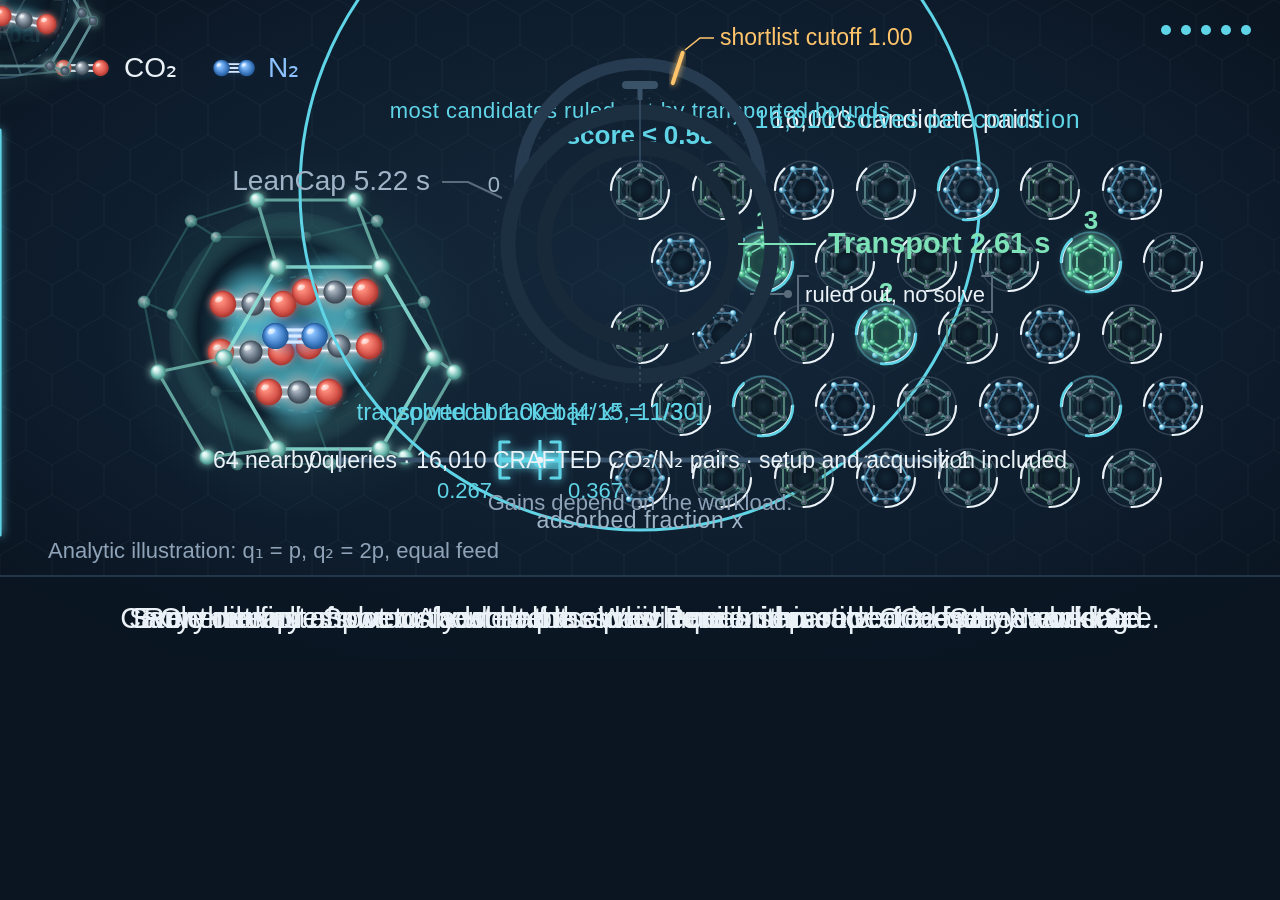
<file: scripts/value_hero_story.html>
<!DOCTYPE html>
<html lang="en">
<head>
<meta charset="UTF-8">
<title>Transporting Root Evidence for Repeated Adsorption Ranking</title>
<style>
  body{margin:0;background:#0b1522}
  svg {
    display: block;
    margin: 0 auto;
    font-family: Arial, Helvetica, sans-serif;
    user-select: none;
    -webkit-font-smoothing: antialiased;
  }

  /* Shared animation baseline: every animated element strictly uses 20s linear 0s infinite */
  .anim {
    animation-duration: 20s;
    animation-iteration-count: infinite;
    animation-timing-function: linear;
    animation-delay: 0s;
  }
  .origin-center {
    transform-box: fill-box;
    transform-origin: center;
  }

  /* ==========================================================================
     CAPTIONS & PROGRESS DOTS (5% per second; strictly non-overlapping)
     Scene 1: 0.0-4.0s (0%-20%)
     Scene 2: 4.0-8.0s (20%-40%)
     Scene 3: 8.0-13.0s (40%-65%)
     Scene 4: 13.0-16.5s (65%-82.5%)
     Scene 5: 16.5-20.0s (82.5%-100%, dissolve to Scene 1 at 98%-100%)
     ========================================================================== */
  @keyframes cap1 {
    0%, 19.0% { opacity: 1; }
    19.4% { opacity: 0.45; }
    19.8%, 99.0% { opacity: 0; }
    99.5% { opacity: 0.5; }
    100% { opacity: 1; }
  }
  @keyframes cap2 {
    0%, 20.0% { opacity: 0; }
    20.5% { opacity: 0.5; }
    21.0%, 39.0% { opacity: 1; }
    39.4% { opacity: 0.45; }
    39.8%, 100% { opacity: 0; }
  }
  @keyframes cap3 {
    0%, 40.0% { opacity: 0; }
    40.5% { opacity: 0.5; }
    41.0%, 64.0% { opacity: 1; }
    64.4% { opacity: 0.45; }
    64.8%, 100% { opacity: 0; }
  }
  @keyframes cap4 {
    0%, 65.0% { opacity: 0; }
    65.5% { opacity: 0.5; }
    66.0%, 81.5% { opacity: 1; }
    81.9% { opacity: 0.45; }
    82.3%, 100% { opacity: 0; }
  }
  @keyframes cap5 {
    0%, 82.5% { opacity: 0; }
    83.0% { opacity: 0.5; }
    83.5%, 98.0% { opacity: 1; }
    98.4% { opacity: 0.45; }
    98.8%, 100% { opacity: 0; }
  }

  .cap-1 { animation-name: cap1; animation-duration: 20s; animation-iteration-count: infinite; animation-timing-function: linear; animation-delay: 0s; }
  .cap-2 { animation-name: cap2; animation-duration: 20s; animation-iteration-count: infinite; animation-timing-function: linear; animation-delay: 0s; }
  .cap-3 { animation-name: cap3; animation-duration: 20s; animation-iteration-count: infinite; animation-timing-function: linear; animation-delay: 0s; }
  .cap-4 { animation-name: cap4; animation-duration: 20s; animation-iteration-count: infinite; animation-timing-function: linear; animation-delay: 0s; }
  .cap-5 { animation-name: cap5; animation-duration: 20s; animation-iteration-count: infinite; animation-timing-function: linear; animation-delay: 0s; }

  /* ==========================================================================
     SCENE 1 & 2: LARGE 3D SODALITE CAGE & MOLECULAR STREAM (0% - 41%)
     ========================================================================== */
  @keyframes leftStageCam {
    0%, 38.5% { opacity: 1; transform: translate(0px, 0px) scale(1); }
    39.8% { opacity: 0.5; transform: translate(-45px, 8px) scale(0.92); }
    41.0%, 98.0% { opacity: 0; transform: translate(-90px, 16px) scale(0.85); }
    99.1% { opacity: 0.55; transform: translate(-35px, 6px) scale(0.94); }
    100% { opacity: 1; transform: translate(0px, 0px) scale(1); }
  }
  .left-stage { animation-name: leftStageCam; animation-duration: 20s; animation-iteration-count: infinite; animation-timing-function: linear; animation-delay: 0s; }

  @keyframes cageBreath {
    0%, 100% { transform: translate(0px, 0px); }
    10% { transform: translate(0px, -4px); }
    20% { transform: translate(0px, 0px); }
    30% { transform: translate(0px, -5px); }
    40% { transform: translate(0px, 0px); }
  }
  .cage-float { animation-name: cageBreath; animation-duration: 20s; animation-iteration-count: infinite; animation-timing-function: linear; animation-delay: 0s; }

  /* CO2 molecules travel in through a cage window, come to rest INSIDE the cavity
     (3 in Scene 1, not overlapping) and pulse once when they bind */
  @keyframes co2DockA {
    0% { opacity: 0.25; transform: translate(-195px, -38px) rotate(-22deg) scale(1); }
    2.8% { opacity: 0.95; transform: translate(-115px, -22px) rotate(-18deg) scale(1); }
    5.5% { opacity: 1; transform: translate(-38px, -6px) rotate(-15deg) scale(1); }
    7.0% { opacity: 1; transform: translate(0px, 0px) rotate(-14deg) scale(1); }
    7.8% { opacity: 1; transform: translate(0px, 0px) rotate(-14deg) scale(1.22); }
    8.8%, 39.0% { opacity: 1; transform: translate(0px, 0px) rotate(-14deg) scale(1); }
    40.8%, 98.0% { opacity: 0; transform: translate(0px, 0px) rotate(-14deg) scale(1); }
    100% { opacity: 0.25; transform: translate(-195px, -38px) rotate(-22deg) scale(1); }
  }
  @keyframes co2DockB {
    0%, 1.2% { opacity: 0; transform: translate(-245px, -18px) rotate(10deg) scale(1); }
    4.0% { opacity: 0.92; transform: translate(-140px, -10px) rotate(2deg) scale(1); }
    6.8% { opacity: 1; transform: translate(-48px, -4px) rotate(-6deg) scale(1); }
    8.6% { opacity: 1; transform: translate(0px, 0px) rotate(-10deg) scale(1); }
    9.4% { opacity: 1; transform: translate(0px, 0px) rotate(-10deg) scale(1.22); }
    10.4%, 39.0% { opacity: 1; transform: translate(0px, 0px) rotate(-10deg) scale(1); }
    40.8%, 100% { opacity: 0; transform: translate(-245px, -18px) rotate(10deg) scale(1); }
  }
  @keyframes co2DockC {
    0%, 2.5% { opacity: 0; transform: translate(-215px, 24px) rotate(-12deg) scale(1); }
    5.5% { opacity: 0.92; transform: translate(-122px, 14px) rotate(-3deg) scale(1); }
    8.4% { opacity: 1; transform: translate(-42px, 5px) rotate(4deg) scale(1); }
    10.2% { opacity: 1; transform: translate(0px, 0px) rotate(8deg) scale(1); }
    11.0% { opacity: 1; transform: translate(0px, 0px) rotate(8deg) scale(1.22); }
    12.0%, 39.0% { opacity: 1; transform: translate(0px, 0px) rotate(8deg) scale(1); }
    40.8%, 100% { opacity: 0; transform: translate(-215px, 24px) rotate(-12deg) scale(1); }
  }

  /* Scene 2 (higher pressure): two more CO2 arrive through windows, bind inside cavity, and pulse once */
  @keyframes co2HighPressA {
    0%, 22.8% { opacity: 0; transform: translate(-240px, -24px) rotate(-8deg) scale(1); }
    25.2% { opacity: 0.95; transform: translate(-135px, -12px) rotate(4deg) scale(1); }
    27.4% { opacity: 1; transform: translate(-42px, -4px) rotate(12deg) scale(1); }
    28.8% { opacity: 1; transform: translate(0px, 0px) rotate(15deg) scale(1); }
    29.6% { opacity: 1; transform: translate(0px, 0px) rotate(15deg) scale(1.22); }
    30.6%, 39.0% { opacity: 1; transform: translate(0px, 0px) rotate(15deg) scale(1); }
    40.8%, 100% { opacity: 0; transform: translate(-240px, -24px) rotate(-8deg) scale(1); }
  }
  @keyframes co2HighPressB {
    0%, 24.2% { opacity: 0; transform: translate(-195px, 32px) rotate(24deg) scale(1); }
    26.6% { opacity: 0.95; transform: translate(-110px, 18px) rotate(18deg) scale(1); }
    28.8% { opacity: 1; transform: translate(-34px, 6px) rotate(14deg) scale(1); }
    30.2% { opacity: 1; transform: translate(0px, 0px) rotate(12deg) scale(1); }
    31.0% { opacity: 1; transform: translate(0px, 0px) rotate(12deg) scale(1.22); }
    32.0%, 39.0% { opacity: 1; transform: translate(0px, 0px) rotate(12deg) scale(1); }
    40.8%, 100% { opacity: 0; transform: translate(-195px, 32px) rotate(24deg) scale(1); }
  }

  /* One-shot binding pulse glows when each CO2 docks */
  @keyframes bindPulseA {
    0%, 6.6% { opacity: 0; transform: scale(0.5); }
    7.8% { opacity: 0.95; transform: scale(1.35); }
    9.4%, 39.0% { opacity: 0.45; transform: scale(1); }
    40.8%, 100% { opacity: 0; transform: scale(0.5); }
  }
  @keyframes bindPulseB {
    0%, 8.2% { opacity: 0; transform: scale(0.5); }
    9.4% { opacity: 0.95; transform: scale(1.35); }
    11.0%, 39.0% { opacity: 0.45; transform: scale(1); }
    40.8%, 100% { opacity: 0; transform: scale(0.5); }
  }
  @keyframes bindPulseC {
    0%, 9.8% { opacity: 0; transform: scale(0.5); }
    11.0% { opacity: 0.95; transform: scale(1.35); }
    12.6%, 39.0% { opacity: 0.45; transform: scale(1); }
    40.8%, 100% { opacity: 0; transform: scale(0.5); }
  }
  @keyframes bindPulseHPA {
    0%, 28.4% { opacity: 0; transform: scale(0.5); }
    29.6% { opacity: 0.95; transform: scale(1.35); }
    31.2%, 39.0% { opacity: 0.48; transform: scale(1); }
    40.8%, 100% { opacity: 0; transform: scale(0.5); }
  }
  @keyframes bindPulseHPB {
    0%, 29.8% { opacity: 0; transform: scale(0.5); }
    31.0% { opacity: 0.95; transform: scale(1.35); }
    32.6%, 39.0% { opacity: 0.48; transform: scale(1); }
    40.8%, 100% { opacity: 0; transform: scale(0.5); }
  }

  /* N2 molecules approach the cage windows, deflect off the framework, and glide away */
  @keyframes n2DeflectA {
    0% { opacity: 0; transform: translate(-255px, -88px) rotate(14deg); }
    2.4% { opacity: 0.95; transform: translate(-182px, -68px) rotate(12deg); }
    4.6% { opacity: 1; transform: translate(-132px, -54px) rotate(6deg); }
    6.4% { opacity: 1; transform: translate(-102px, -96px) rotate(-28deg); }
    9.8% { opacity: 0.92; transform: translate(8px, -156px) rotate(-22deg); }
    13.5% { opacity: 0.78; transform: translate(135px, -182px) rotate(-16deg); }
    16.2%, 20.5% { opacity: 0; transform: translate(210px, -196px) rotate(-14deg); }
    21.2% { opacity: 0; transform: translate(-255px, -88px) rotate(14deg); }
    23.6% { opacity: 0.95; transform: translate(-182px, -68px) rotate(12deg); }
    25.8% { opacity: 1; transform: translate(-132px, -54px) rotate(6deg); }
    27.6% { opacity: 1; transform: translate(-102px, -96px) rotate(-28deg); }
    31.2% { opacity: 0.92; transform: translate(8px, -156px) rotate(-22deg); }
    35.0% { opacity: 0.78; transform: translate(135px, -182px) rotate(-16deg); }
    38.0%, 100% { opacity: 0; transform: translate(210px, -196px) rotate(-14deg); }
  }
  @keyframes n2DeflectB {
    0%, 1.4% { opacity: 0; transform: translate(-250px, 78px) rotate(-16deg); }
    4.0% { opacity: 0.95; transform: translate(-178px, 56px) rotate(-12deg); }
    6.2% { opacity: 1; transform: translate(-134px, 44px) rotate(-4deg); }
    8.0% { opacity: 1; transform: translate(-96px, 88px) rotate(28deg); }
    11.5% { opacity: 0.92; transform: translate(18px, 148px) rotate(22deg); }
    15.2% { opacity: 0.75; transform: translate(142px, 174px) rotate(16deg); }
    18.0%, 22.0% { opacity: 0; transform: translate(215px, 188px) rotate(14deg); }
    22.8% { opacity: 0; transform: translate(-250px, 78px) rotate(-16deg); }
    25.4% { opacity: 0.95; transform: translate(-178px, 56px) rotate(-12deg); }
    27.6% { opacity: 1; transform: translate(-134px, 44px) rotate(-4deg); }
    29.4% { opacity: 1; transform: translate(-96px, 88px) rotate(28deg); }
    33.0% { opacity: 0.92; transform: translate(18px, 148px) rotate(22deg); }
    36.8% { opacity: 0.75; transform: translate(142px, 174px) rotate(16deg); }
    39.2%, 100% { opacity: 0; transform: translate(215px, 188px) rotate(14deg); }
  }
  @keyframes n2DeflectC {
    0%, 7.5% { opacity: 0; transform: translate(-260px, 8px) rotate(8deg); }
    10.2% { opacity: 0.92; transform: translate(-192px, 2px) rotate(4deg); }
    12.2% { opacity: 1; transform: translate(-156px, -6px) rotate(-18deg); }
    14.5% { opacity: 0.9; transform: translate(-188px, -68px) rotate(-42deg); }
    17.8% { opacity: 0.65; transform: translate(-235px, -138px) rotate(-48deg); }
    19.8%, 27.5% { opacity: 0; transform: translate(-260px, 8px) rotate(8deg); }
    30.2% { opacity: 0.92; transform: translate(-192px, 2px) rotate(4deg); }
    32.2% { opacity: 1; transform: translate(-156px, -6px) rotate(-18deg); }
    34.5% { opacity: 0.9; transform: translate(-188px, -68px) rotate(-42deg); }
    37.8% { opacity: 0.65; transform: translate(-235px, -138px) rotate(-48deg); }
    39.5%, 100% { opacity: 0; transform: translate(-260px, -165px) rotate(-50deg); }
  }

  .co2-a { animation-name: co2DockA; animation-duration: 20s; animation-iteration-count: infinite; animation-timing-function: linear; animation-delay: 0s; }
  .co2-b { animation-name: co2DockB; animation-duration: 20s; animation-iteration-count: infinite; animation-timing-function: linear; animation-delay: 0s; }
  .co2-c { animation-name: co2DockC; animation-duration: 20s; animation-iteration-count: infinite; animation-timing-function: linear; animation-delay: 0s; }
  .co2-hp-a { animation-name: co2HighPressA; animation-duration: 20s; animation-iteration-count: infinite; animation-timing-function: linear; animation-delay: 0s; }
  .co2-hp-b { animation-name: co2HighPressB; animation-duration: 20s; animation-iteration-count: infinite; animation-timing-function: linear; animation-delay: 0s; }
  .pulse-a { animation-name: bindPulseA; animation-duration: 20s; animation-iteration-count: infinite; animation-timing-function: linear; animation-delay: 0s; }
  .pulse-b { animation-name: bindPulseB; animation-duration: 20s; animation-iteration-count: infinite; animation-timing-function: linear; animation-delay: 0s; }
  .pulse-c { animation-name: bindPulseC; animation-duration: 20s; animation-iteration-count: infinite; animation-timing-function: linear; animation-delay: 0s; }
  .pulse-hp-a { animation-name: bindPulseHPA; animation-duration: 20s; animation-iteration-count: infinite; animation-timing-function: linear; animation-delay: 0s; }
  .pulse-hp-b { animation-name: bindPulseHPB; animation-duration: 20s; animation-iteration-count: infinite; animation-timing-function: linear; animation-delay: 0s; }
  .n2-a { animation-name: n2DeflectA; animation-duration: 20s; animation-iteration-count: infinite; animation-timing-function: linear; animation-delay: 0s; }
  .n2-b { animation-name: n2DeflectB; animation-duration: 20s; animation-iteration-count: infinite; animation-timing-function: linear; animation-delay: 0s; }
  .n2-c { animation-name: n2DeflectC; animation-duration: 20s; animation-iteration-count: infinite; animation-timing-function: linear; animation-delay: 0s; }

  /* ==========================================================================
     HONEYCOMB GALLERY OF 35 SMALL CRYSTALS (Scenes 1, 2, 4, and faint 0.12 in Scene 5)
     ========================================================================== */
  @keyframes galleryCamera {
    0%, 38.5% { opacity: 1; transform: translate(0px, 0px) scale(1); }
    39.8% { opacity: 0.35; transform: translate(-140px, -10px) scale(1.25); }
    41.0%, 64.0% { opacity: 0; transform: translate(-240px, -20px) scale(1.45); }
    65.2% { opacity: 0.65; transform: translate(-266px, 6px) scale(1.05); }
    66.4%, 81.2% { opacity: 1; transform: translate(-266px, 6px) scale(1.05); }
    82.5% { opacity: 0.35; transform: translate(-266px, 6px) scale(1.00); }
    83.6%, 97.6% { opacity: 0.12; transform: translate(-266px, 6px) scale(0.98); }
    98.6% { opacity: 0.35; transform: translate(-120px, 3px) scale(0.99); }
    100% { opacity: 1; transform: translate(0px, 0px) scale(1); }
  }
  .gallery-cam { animation-name: galleryCamera; animation-duration: 20s; animation-iteration-count: infinite; animation-timing-function: linear; animation-delay: 0s; }

  /* Staggered fade-in of gallery columns in Scene 1 */
  @keyframes galFadeA {
    0%, 1.2% { opacity: 0.38; }
    4.5%, 98.5% { opacity: 1; }
    100% { opacity: 0.38; }
  }
  @keyframes galFadeB {
    0%, 2.2% { opacity: 0.24; }
    6.0%, 98.5% { opacity: 1; }
    100% { opacity: 0.24; }
  }
  @keyframes galFadeC {
    0%, 3.2% { opacity: 0.14; }
    7.5%, 98.5% { opacity: 1; }
    100% { opacity: 0.14; }
  }
  .gal-col-a { animation-name: galFadeA; animation-duration: 20s; animation-iteration-count: infinite; animation-timing-function: linear; animation-delay: 0s; }
  .gal-col-b { animation-name: galFadeB; animation-duration: 20s; animation-iteration-count: infinite; animation-timing-function: linear; animation-delay: 0s; }
  .gal-col-c { animation-name: galFadeC; animation-duration: 20s; animation-iteration-count: infinite; animation-timing-function: linear; animation-delay: 0s; }

  /* Scene 1 & Scene 2 gallery header labels (strictly non-overlapping) */
  @keyframes labelPairs {
    0% { opacity: 0.45; }
    3.0%, 18.8% { opacity: 1; }
    19.4% { opacity: 0.4; }
    19.9%, 98.5% { opacity: 0; }
    99.3% { opacity: 0.25; }
    100% { opacity: 0.45; }
  }
  @keyframes labelSolves {
    0%, 24.5% { opacity: 0; }
    25.8% { opacity: 0.5; }
    27.2%, 38.6% { opacity: 1; }
    39.4% { opacity: 0.4; }
    40.0%, 100% { opacity: 0; }
  }
  .lbl-pairs { animation-name: labelPairs; animation-duration: 20s; animation-iteration-count: infinite; animation-timing-function: linear; animation-delay: 0s; }
  .lbl-solves { animation-name: labelSolves; animation-duration: 20s; animation-iteration-count: infinite; animation-timing-function: linear; animation-delay: 0s; }

  /* ==========================================================================
     SCENE 2 & 3: CIRCULAR PRESSURE GAUGE (1.00 -> 1.10 bar)
     Appears at top centre in Scene 2, moves to upper-left in Scene 3
     ========================================================================== */
  @keyframes gaugeGroupMove {
    0%, 19.2% { opacity: 0; transform: translate(535px, 112px) scale(0.92); }
    20.2% { opacity: 0.6; transform: translate(535px, 112px) scale(0.97); }
    21.2%, 38.6% { opacity: 1; transform: translate(535px, 112px) scale(1); }
    40.2% { opacity: 1; transform: translate(355px, 142px) scale(0.99); }
    41.8%, 63.6% { opacity: 1; transform: translate(195px, 172px) scale(0.98); }
    64.6% { opacity: 0.4; transform: translate(195px, 172px) scale(0.92); }
    65.4%, 100% { opacity: 0; transform: translate(535px, 112px) scale(0.92); }
  }
  .pressure-gauge-pos { animation-name: gaugeGroupMove; animation-duration: 20s; animation-iteration-count: infinite; animation-timing-function: linear; animation-delay: 0s; }

  /* Needle angle: -38deg at 1.00 bar, +28deg at 1.10 bar */
  @keyframes gaugeNeedle {
    0%, 23.4% { transform: rotate(-38deg); }
    24.8% { transform: rotate(-5deg); }
    26.2%, 39.2% { transform: rotate(28deg); }
    40.6%, 46.8% { transform: rotate(-38deg); }
    47.8% { transform: rotate(-5deg); }
    48.6%, 100% { transform: rotate(28deg); }
  }
  .gauge-needle { animation-name: gaugeNeedle; animation-duration: 20s; animation-iteration-count: infinite; animation-timing-function: linear; animation-delay: 0s; }

  /* Strictly sequential pressure read-outs: 1.00 bar reaches opacity 0 BEFORE 1.10 bar starts */
  @keyframes readout100 {
    0%, 23.6% { opacity: 1; }
    24.1% { opacity: 0.4; }
    24.6%, 40.4% { opacity: 0; }
    41.0%, 46.8% { opacity: 1; }
    47.3% { opacity: 0.4; }
    47.8%, 100% { opacity: 0; }
  }
  @keyframes readout110 {
    0%, 24.9% { opacity: 0; }
    25.4% { opacity: 0.5; }
    26.0%, 39.4% { opacity: 1; }
    40.0%, 48.0% { opacity: 0; }
    48.3% { opacity: 0.5; }
    48.6%, 100% { opacity: 1; }
  }
  .read-100 { animation-name: readout100; animation-duration: 20s; animation-iteration-count: infinite; animation-timing-function: linear; animation-delay: 0s; }
  .read-110 { animation-name: readout110; animation-duration: 20s; animation-iteration-count: infinite; animation-timing-function: linear; animation-delay: 0s; }

  /* Ripple crossing the gallery in Scene 2 (24.2% -> 31.5%) */
  @keyframes pressureRipple {
    0%, 24.2% { opacity: 0; transform: scale(0.15); }
    25.5% { opacity: 0.75; transform: scale(0.45); }
    28.5% { opacity: 0.55; transform: scale(1.15); }
    31.5%, 100% { opacity: 0; transform: scale(1.65); }
  }
  .press-ripple { animation-name: pressureRipple; animation-duration: 20s; animation-iteration-count: infinite; animation-timing-function: linear; animation-delay: 0s; }

  /* Continuous spin for all solve rings (integer 6 turns = 2160deg over 20s) */
  @keyframes spinRing {
    0% { transform: rotate(0deg); }
    100% { transform: rotate(2160deg); }
  }
  .spin-ring { animation-name: spinRing; animation-duration: 20s; animation-iteration-count: infinite; animation-timing-function: linear; animation-delay: 0s; }

  /* Scene 2 solve rings appear across gallery columns as ripple passes */
  @keyframes ringWave1 {
    0%, 25.0% { opacity: 0; }
    26.5%, 38.6% { opacity: 0.92; }
    39.8%, 100% { opacity: 0; }
  }
  @keyframes ringWave2 {
    0%, 26.2% { opacity: 0; }
    27.7%, 38.6% { opacity: 0.92; }
    39.8%, 100% { opacity: 0; }
  }
  @keyframes ringWave3 {
    0%, 27.4% { opacity: 0; }
    28.9%, 38.6% { opacity: 0.92; }
    39.8%, 100% { opacity: 0; }
  }
  .ring-w1 { animation-name: ringWave1; animation-duration: 20s; animation-iteration-count: infinite; animation-timing-function: linear; animation-delay: 0s; }
  .ring-w2 { animation-name: ringWave2; animation-duration: 20s; animation-iteration-count: infinite; animation-timing-function: linear; animation-delay: 0s; }
  .ring-w3 { animation-name: ringWave3; animation-duration: 20s; animation-iteration-count: infinite; animation-timing-function: linear; animation-delay: 0s; }

  /* ==========================================================================
     SCENE 3: CENTERED LARGE FOCUSED CRYSTAL (184px across, 2 CO2 inside),
     SCORE GAUGE ABOVE, COMPOSITION TRACK BELOW, TAG TO THE RIGHT (40% - 65%)
     ========================================================================== */
  @keyframes scene3Master {
    0%, 39.4% { opacity: 0; }
    40.4% { opacity: 0.5; }
    41.4%, 63.8% { opacity: 1; }
    64.6% { opacity: 0.4; }
    65.4%, 100% { opacity: 0; }
  }
  .scene3-group { animation-name: scene3Master; animation-duration: 20s; animation-iteration-count: infinite; animation-timing-function: linear; animation-delay: 0s; }

  /* Zoomed crystal pushes in from gallery position to centre (640, 294) */
  @keyframes focusCrystalZoom {
    0%, 38.8% { opacity: 0; transform: translate(845px, 262px) scale(0.28); }
    40.2% { opacity: 0.85; transform: translate(720px, 280px) scale(0.68); }
    41.6%, 63.6% { opacity: 1; transform: translate(640px, 294px) scale(1); }
    64.8% { opacity: 0.45; transform: translate(590px, 268px) scale(0.45); }
    65.6%, 100% { opacity: 0; transform: translate(590px, 268px) scale(0.28); }
  }
  .focus-crystal-pos { animation-name: focusCrystalZoom; animation-duration: 20s; animation-iteration-count: infinite; animation-timing-function: linear; animation-delay: 0s; }

  /* Active teal cage dims out at 55%-58% as slate cage fades in */
  @keyframes focusTealFade {
    0%, 55.0% { opacity: 1; }
    56.5% { opacity: 0.4; }
    58.0%, 100% { opacity: 0; }
  }
  @keyframes focusSlateFade {
    0%, 55.0% { opacity: 0; }
    56.5% { opacity: 0.6; }
    58.0%, 100% { opacity: 1; }
  }
  @keyframes focusMolDim {
    0%, 55.0% { opacity: 0.95; }
    56.5% { opacity: 0.6; }
    58.0%, 100% { opacity: 0.35; }
  }
  .focus-teal { animation-name: focusTealFade; animation-duration: 20s; animation-iteration-count: infinite; animation-timing-function: linear; animation-delay: 0s; }
  .focus-slate { animation-name: focusSlateFade; animation-duration: 20s; animation-iteration-count: infinite; animation-timing-function: linear; animation-delay: 0s; }
  .focus-mol { animation-name: focusMolDim; animation-duration: 20s; animation-iteration-count: infinite; animation-timing-function: linear; animation-delay: 0s; }

  /* Composition track marker at x* = 1/3 (x=540) opening into [4/15, 11/30] (x=500..560).
     Strictly non-overlapping labels: rootLabel100 reaches 0 at 47.8% before bracketLabel110 starts at 48.0% */
  @keyframes rootPointFade {
    0%, 40.5% { opacity: 0; }
    41.8%, 47.0% { opacity: 1; }
    48.0% { opacity: 0.45; }
    49.0%, 100% { opacity: 0.25; }
  }
  @keyframes rootLabel100 {
    0%, 40.5% { opacity: 0; }
    41.8%, 46.8% { opacity: 1; }
    47.3% { opacity: 0.4; }
    47.8%, 100% { opacity: 0; }
  }
  @keyframes bracketExpand {
    0%, 47.4% { opacity: 0; transform: translate(10px, 0px) scaleX(0.08); }
    48.2% { opacity: 0.8; transform: translate(4px, 0px) scaleX(0.65); }
    49.2%, 100% { opacity: 1; transform: translate(0px, 0px) scaleX(1); }
  }
  @keyframes bracketLabel110 {
    0%, 48.0% { opacity: 0; }
    48.3% { opacity: 0.5; }
    48.6%, 100% { opacity: 1; }
  }
  .root-pt { animation-name: rootPointFade; animation-duration: 20s; animation-iteration-count: infinite; animation-timing-function: linear; animation-delay: 0s; }
  .lbl-root-100 { animation-name: rootLabel100; animation-duration: 20s; animation-iteration-count: infinite; animation-timing-function: linear; animation-delay: 0s; }
  .bracket-band { animation-name: bracketExpand; animation-duration: 20s; animation-iteration-count: infinite; animation-timing-function: linear; animation-delay: 0s; }
  .lbl-bracket-110 { animation-name: bracketLabel110; animation-duration: 20s; animation-iteration-count: infinite; animation-timing-function: linear; animation-delay: 0s; }

  /* Semicircular score gauge: R=120, arc length = pi * 120 = 376.991px.
     34.8% of arc = 131.193px -> stroke-dashoffset from 376.991 down to 245.798 */
  @keyframes scoreArcFill {
    0%, 49.5% { stroke-dashoffset: 376.99; }
    51.5% { stroke-dashoffset: 310.00; }
    53.5% { stroke-dashoffset: 262.00; }
    55.0%, 100% { stroke-dashoffset: 245.80; }
  }
  @keyframes scoreReadoutShow {
    0%, 51.0% { opacity: 0; }
    52.8% { opacity: 0.5; }
    54.5%, 100% { opacity: 1; }
  }
  @keyframes ruledOutTagShow {
    0%, 55.5% { opacity: 0; transform: translate(-12px, 0px); }
    57.0% { opacity: 0.6; transform: translate(-4px, 0px); }
    58.5%, 100% { opacity: 1; transform: translate(0px, 0px); }
  }
  .score-arc-anim { animation-name: scoreArcFill; animation-duration: 20s; animation-iteration-count: infinite; animation-timing-function: linear; animation-delay: 0s; }
  .score-read-anim { animation-name: scoreReadoutShow; animation-duration: 20s; animation-iteration-count: infinite; animation-timing-function: linear; animation-delay: 0s; }
  .ruled-out-tag { animation-name: ruledOutTagShow; animation-duration: 20s; animation-iteration-count: infinite; animation-timing-function: linear; animation-delay: 0s; }

  /* ==========================================================================
     SCENE 4: CYAN WAVEFRONT, TRANSIENT BOUND LABEL, SELECTIVE SOLVE & TOP-3 (65% - 82.5%)
     ========================================================================== */
  /* Cyan wavefront sweeps left-to-right across gallery (65.6% -> 70.6%) */
  @keyframes wavefrontSweep {
    0%, 65.4% { opacity: 0; transform: translate(590px, 0px); }
    66.0% { opacity: 0.95; transform: translate(630px, 0px); }
    68.2% { opacity: 1; transform: translate(905px, 0px); }
    70.2% { opacity: 0.9; transform: translate(1185px, 0px); }
    71.0%, 100% { opacity: 0; transform: translate(1235px, 0px); }
  }
  .wavefront-bar { animation-name: wavefrontSweep; animation-duration: 20s; animation-iteration-count: infinite; animation-timing-function: linear; animation-delay: 0s; }

  /* Short-lived label above gallery after wavefront passes (~1.2s = 6% of 20s: 69.6% -> 75.8%),
     removed BEFORE rank numerals appear at 76.2% */
  @keyframes s4RuledOutBanner {
    0%, 69.2% { opacity: 0; }
    69.8% { opacity: 0.55; }
    70.4%, 75.0% { opacity: 1; }
    75.4% { opacity: 0.45; }
    75.8%, 100% { opacity: 0; }
  }
  .s4-banner-anim { animation-name: s4RuledOutBanner; animation-duration: 20s; animation-iteration-count: infinite; animation-timing-function: linear; animation-delay: 0s; }

  /* 29 Ruled-out crystals dim to slate as wavefront passes their column (and stay slate through Scene 5 background) */
  @keyframes tealRuleOutC1 {
    0%, 66.2% { opacity: 1; }
    67.2%, 98.0% { opacity: 0; }
    99.2%, 100% { opacity: 1; }
  }
  @keyframes slateRuleOutC1 {
    0%, 66.2% { opacity: 0; }
    67.2%, 98.0% { opacity: 0.78; }
    99.2%, 100% { opacity: 0; }
  }
  @keyframes tealRuleOutC2 {
    0%, 67.4% { opacity: 1; }
    68.4%, 98.0% { opacity: 0; }
    99.2%, 100% { opacity: 1; }
  }
  @keyframes slateRuleOutC2 {
    0%, 67.4% { opacity: 0; }
    68.4%, 98.0% { opacity: 0.78; }
    99.2%, 100% { opacity: 0; }
  }
  @keyframes tealRuleOutC3 {
    0%, 68.6% { opacity: 1; }
    69.6%, 98.0% { opacity: 0; }
    99.2%, 100% { opacity: 1; }
  }
  @keyframes slateRuleOutC3 {
    0%, 68.6% { opacity: 0; }
    69.6%, 98.0% { opacity: 0.78; }
    99.2%, 100% { opacity: 0; }
  }
  @keyframes tealRuleOutC4 {
    0%, 69.6% { opacity: 1; }
    70.6%, 98.0% { opacity: 0; }
    99.2%, 100% { opacity: 1; }
  }
  @keyframes slateRuleOutC4 {
    0%, 69.6% { opacity: 0; }
    70.6%, 98.0% { opacity: 0.78; }
    99.2%, 100% { opacity: 0; }
  }

  .ro-teal-1 { animation-name: tealRuleOutC1; animation-duration: 20s; animation-iteration-count: infinite; animation-timing-function: linear; animation-delay: 0s; }
  .ro-slate-1 { animation-name: slateRuleOutC1; animation-duration: 20s; animation-iteration-count: infinite; animation-timing-function: linear; animation-delay: 0s; }
  .ro-teal-2 { animation-name: tealRuleOutC2; animation-duration: 20s; animation-iteration-count: infinite; animation-timing-function: linear; animation-delay: 0s; }
  .ro-slate-2 { animation-name: slateRuleOutC2; animation-duration: 20s; animation-iteration-count: infinite; animation-timing-function: linear; animation-delay: 0s; }
  .ro-teal-3 { animation-name: tealRuleOutC3; animation-duration: 20s; animation-iteration-count: infinite; animation-timing-function: linear; animation-delay: 0s; }
  .ro-slate-3 { animation-name: slateRuleOutC3; animation-duration: 20s; animation-iteration-count: infinite; animation-timing-function: linear; animation-delay: 0s; }
  .ro-teal-4 { animation-name: tealRuleOutC4; animation-duration: 20s; animation-iteration-count: infinite; animation-timing-function: linear; animation-delay: 0s; }
  .ro-slate-4 { animation-name: slateRuleOutC4; animation-duration: 20s; animation-iteration-count: infinite; animation-timing-function: linear; animation-delay: 0s; }

  /* 6 Undecided crystals get the spinning solve ring in Scene 4 (67.6% -> 75.8%) */
  @keyframes undecidedRing {
    0%, 67.4% { opacity: 0; }
    68.6%, 75.0% { opacity: 1; }
    76.0%, 100% { opacity: 0; }
  }
  .undecided-ring { animation-name: undecidedRing; animation-duration: 20s; animation-iteration-count: infinite; animation-timing-function: linear; animation-delay: 0s; }

  /* 3 of the 6 undecided crystals dim after being solved (75.4% -> 98.0%) */
  @keyframes solvedLoseTeal {
    0%, 75.2% { opacity: 1; }
    76.4%, 98.0% { opacity: 0; }
    99.2%, 100% { opacity: 1; }
  }
  @keyframes solvedLoseSlate {
    0%, 75.2% { opacity: 0; }
    76.4%, 98.0% { opacity: 0.82; }
    99.2%, 100% { opacity: 0; }
  }
  .lose-teal { animation-name: solvedLoseTeal; animation-duration: 20s; animation-iteration-count: infinite; animation-timing-function: linear; animation-delay: 0s; }
  .lose-slate { animation-name: solvedLoseSlate; animation-duration: 20s; animation-iteration-count: infinite; animation-timing-function: linear; animation-delay: 0s; }

  /* Top 3 crystals rise slightly, turn mint (#7ee2b8) and receive rank numerals 1, 2, 3 after 76.0%
     In Scene 5, the 3 mint winners stay faintly lit in the background gallery, while rank numerals fade out at 82.2% */
  @keyframes winnerLift {
    0%, 75.8% { transform: translate(0px, 0px) scale(1); }
    76.6% { transform: translate(0px, -8px) scale(1.10); }
    77.4%, 82.0% { transform: translate(0px, -15px) scale(1.20); }
    83.4%, 97.6% { transform: translate(0px, -6px) scale(1.12); }
    99.0%, 100% { transform: translate(0px, 0px) scale(1); }
  }
  @keyframes winnerMintShow {
    0%, 75.8% { opacity: 0; }
    76.6% { opacity: 0.6; }
    77.4%, 97.8% { opacity: 1; }
    99.0%, 100% { opacity: 0; }
  }
  @keyframes winnerRankNum {
    0%, 76.0% { opacity: 0; }
    76.7% { opacity: 0.55; }
    77.4%, 81.6% { opacity: 1; }
    82.0% { opacity: 0.4; }
    82.4%, 100% { opacity: 0; }
  }
  .win-lift { animation-name: winnerLift; animation-duration: 20s; animation-iteration-count: infinite; animation-timing-function: linear; animation-delay: 0s; }
  .win-mint { animation-name: winnerMintShow; animation-duration: 20s; animation-iteration-count: infinite; animation-timing-function: linear; animation-delay: 0s; }
  .win-rank-num { animation-name: winnerRankNum; animation-duration: 20s; animation-iteration-count: infinite; animation-timing-function: linear; animation-delay: 0s; }

  /* ==========================================================================
     SCENE 5: CONCENTRIC STOPWATCH RINGS (82.5% - 100%)
     Outer ring (slate): R=132, C = 2*pi*132 = 829.380px -> full circle (offset 0)
     Inner ring (cyan/mint): R=96, C = 2*pi*96 = 603.186px -> exact half circle (offset 301.593)
     ========================================================================== */
  @keyframes scene5Master {
    0%, 82.0% { opacity: 0; transform: scale(0.94); }
    83.0% { opacity: 0.6; transform: scale(0.98); }
    84.0%, 97.6% { opacity: 1; transform: scale(1); }
    98.6% { opacity: 0.45; transform: scale(0.97); }
    99.4%, 100% { opacity: 0; transform: scale(0.94); }
  }
  .scene5-group { animation-name: scene5Master; animation-duration: 20s; animation-iteration-count: infinite; animation-timing-function: linear; animation-delay: 0s; }

  @keyframes outerRingDraw {
    0%, 83.8% { stroke-dashoffset: 829.38; }
    86.5% { stroke-dashoffset: 560.00; }
    89.5% { stroke-dashoffset: 240.00; }
    91.8% { stroke-dashoffset: 45.00; }
    92.8%, 100% { stroke-dashoffset: 0; }
  }
  @keyframes innerRingDraw {
    0%, 83.8% { stroke-dashoffset: 603.19; }
    85.8% { stroke-dashoffset: 465.00; }
    87.6% { stroke-dashoffset: 345.00; }
    88.6%, 100% { stroke-dashoffset: 301.59; }
  }
  @keyframes scene5Labels {
    0%, 84.5% { opacity: 0; }
    86.0% { opacity: 0.6; }
    87.5%, 97.6% { opacity: 1; }
    98.6%, 100% { opacity: 0; }
  }
  .outer-ring-anim { animation-name: outerRingDraw; animation-duration: 20s; animation-iteration-count: infinite; animation-timing-function: linear; animation-delay: 0s; }
  .inner-ring-anim { animation-name: innerRingDraw; animation-duration: 20s; animation-iteration-count: infinite; animation-timing-function: linear; animation-delay: 0s; }
  .s5-lbl-anim { animation-name: scene5Labels; animation-duration: 20s; animation-iteration-count: infinite; animation-timing-function: linear; animation-delay: 0s; }
</style>
</head>
<body>
<svg viewBox="0 0 1280 660" width="1280" height="660" xmlns="http://www.w3.org/2000/svg">
  <defs>
    <!-- ==================== AT MOST 3 SHARED GLOW FILTERS ==================== -->
    <filter id="glow-soft" x="-30%" y="-30%" width="160%" height="160%">
      <feGaussianBlur stdDeviation="3.4" result="blur" />
      <feMerge>
        <feMergeNode in="blur" />
        <feMergeNode in="SourceGraphic" />
      </feMerge>
    </filter>
    <filter id="glow-cyan" x="-35%" y="-35%" width="170%" height="170%">
      <feGaussianBlur stdDeviation="5" result="blur" />
      <feMerge>
        <feMergeNode in="blur" />
        <feMergeNode in="SourceGraphic" />
      </feMerge>
    </filter>
    <filter id="glow-cage" x="-25%" y="-25%" width="150%" height="150%">
      <feGaussianBlur stdDeviation="4" result="blur" />
      <feMerge>
        <feMergeNode in="blur" />
        <feMergeNode in="SourceGraphic" />
      </feMerge>
    </filter>

    <!-- ==================== STAGE & ATOM GRADIENTS ==================== -->
    <radialGradient id="bg-stage" cx="50%" cy="46%" r="65%" fx="50%" fy="42%">
      <stop offset="0%" stop-color="#14283b" />
      <stop offset="68%" stop-color="#0e1d2d" />
      <stop offset="100%" stop-color="#0b1522" />
    </radialGradient>

    <!-- Glossy Oxygen Sphere (#ff8f7e to #c2473f) -->
    <radialGradient id="grad-oxygen" cx="50%" cy="50%" r="50%" fx="30%" fy="26%">
      <stop offset="0%" stop-color="#ffe5df" />
      <stop offset="26%" stop-color="#ff8f7e" />
      <stop offset="74%" stop-color="#d8564c" />
      <stop offset="100%" stop-color="#a8342d" />
    </radialGradient>

    <!-- Glossy Carbon Sphere (#aeb9c4 to #46525e) -->
    <radialGradient id="grad-carbon" cx="50%" cy="50%" r="50%" fx="30%" fy="26%">
      <stop offset="0%" stop-color="#f0f5f9" />
      <stop offset="28%" stop-color="#aeb9c4" />
      <stop offset="75%" stop-color="#5d6b79" />
      <stop offset="100%" stop-color="#38434e" />
    </radialGradient>

    <!-- Glossy Nitrogen Sphere (#8cc2ff to #2f6fb5) -->
    <radialGradient id="grad-nitrogen" cx="50%" cy="50%" r="50%" fx="30%" fy="26%">
      <stop offset="0%" stop-color="#e8f4ff" />
      <stop offset="26%" stop-color="#8cc2ff" />
      <stop offset="74%" stop-color="#407ec7" />
      <stop offset="100%" stop-color="#225794" />
    </radialGradient>

    <!-- Glossy Pale Teal-Silver Framework Node (#d9f3ee to #4f9c93) -->
    <radialGradient id="grad-fw-node" cx="50%" cy="50%" r="50%" fx="30%" fy="26%">
      <stop offset="0%" stop-color="#f5fffe" />
      <stop offset="28%" stop-color="#d9f3ee" />
      <stop offset="74%" stop-color="#6eb9b0" />
      <stop offset="100%" stop-color="#3c8279" />
    </radialGradient>

    <!-- Variant B Framework Node: Cool Cyan-Aqua -->
    <radialGradient id="grad-aqua-node" cx="50%" cy="50%" r="50%" fx="30%" fy="26%">
      <stop offset="0%" stop-color="#f2fbff" />
      <stop offset="28%" stop-color="#c9eefc" />
      <stop offset="74%" stop-color="#58b0d6" />
      <stop offset="100%" stop-color="#327596" />
    </radialGradient>

    <!-- Variant C Framework Node: Seafoam-Jade -->
    <radialGradient id="grad-sea-node" cx="50%" cy="50%" r="50%" fx="30%" fy="26%">
      <stop offset="0%" stop-color="#f3fff7" />
      <stop offset="28%" stop-color="#d2f5e0" />
      <stop offset="74%" stop-color="#64b88e" />
      <stop offset="100%" stop-color="#397d5c" />
    </radialGradient>

    <!-- Muted Slate Node (#5a6b7c) -->
    <radialGradient id="grad-slate-node" cx="50%" cy="50%" r="50%" fx="35%" fy="30%">
      <stop offset="0%" stop-color="#8fa1b3" />
      <stop offset="45%" stop-color="#5a6b7c" />
      <stop offset="100%" stop-color="#374452" />
    </radialGradient>

    <!-- Mint Node (#7ee2b8) -->
    <radialGradient id="grad-mint-node" cx="50%" cy="50%" r="50%" fx="32%" fy="28%">
      <stop offset="0%" stop-color="#eafff5" />
      <stop offset="32%" stop-color="#7ee2b8" />
      <stop offset="100%" stop-color="#2d946c" />
    </radialGradient>

    <!-- 3D Inner Cavity Volumetric Cyan Glow -->
    <radialGradient id="grad-cavity-vol" cx="48%" cy="48%" r="50%">
      <stop offset="0%" stop-color="#5fd4e6" stop-opacity="0.28" />
      <stop offset="38%" stop-color="#215564" stop-opacity="0.46" />
      <stop offset="72%" stop-color="#091724" stop-opacity="0.78" />
      <stop offset="100%" stop-color="#4f9c93" stop-opacity="0" />
    </radialGradient>

    <radialGradient id="grad-cavity" cx="50%" cy="50%" r="50%">
      <stop offset="0%" stop-color="#1d4d59" stop-opacity="0.55" />
      <stop offset="62%" stop-color="#07121c" stop-opacity="0.72" />
      <stop offset="100%" stop-color="#4f9c93" stop-opacity="0" />
    </radialGradient>

    <!-- Soft Halos -->
    <radialGradient id="halo-teal" cx="50%" cy="50%" r="50%">
      <stop offset="0%" stop-color="#5fd4e6" stop-opacity="0.45" />
      <stop offset="55%" stop-color="#4f9c93" stop-opacity="0.18" />
      <stop offset="100%" stop-color="#4f9c93" stop-opacity="0" />
    </radialGradient>

    <radialGradient id="halo-aqua" cx="50%" cy="50%" r="50%">
      <stop offset="0%" stop-color="#68d8ff" stop-opacity="0.46" />
      <stop offset="55%" stop-color="#3c8db8" stop-opacity="0.18" />
      <stop offset="100%" stop-color="#3c8db8" stop-opacity="0" />
    </radialGradient>

    <radialGradient id="halo-sea" cx="50%" cy="50%" r="50%">
      <stop offset="0%" stop-color="#7ce6b2" stop-opacity="0.44" />
      <stop offset="55%" stop-color="#479972" stop-opacity="0.17" />
      <stop offset="100%" stop-color="#479972" stop-opacity="0" />
    </radialGradient>

    <radialGradient id="halo-coral" cx="50%" cy="50%" r="50%">
      <stop offset="0%" stop-color="#ff8f7e" stop-opacity="0.62" />
      <stop offset="52%" stop-color="#5fd4e6" stop-opacity="0.28" />
      <stop offset="100%" stop-color="#5fd4e6" stop-opacity="0" />
    </radialGradient>

    <radialGradient id="halo-azure" cx="50%" cy="50%" r="50%">
      <stop offset="0%" stop-color="#8cc2ff" stop-opacity="0.52" />
      <stop offset="55%" stop-color="#2f6fb5" stop-opacity="0.18" />
      <stop offset="100%" stop-color="#2f6fb5" stop-opacity="0" />
    </radialGradient>

    <radialGradient id="halo-mint" cx="50%" cy="50%" r="50%">
      <stop offset="0%" stop-color="#7ee2b8" stop-opacity="0.65" />
      <stop offset="55%" stop-color="#5fd4e6" stop-opacity="0.24" />
      <stop offset="100%" stop-color="#7ee2b8" stop-opacity="0" />
    </radialGradient>

    <linearGradient id="wave-veil" x1="0%" y1="0%" x2="100%" y2="0%">
      <stop offset="0%" stop-color="#5fd4e6" stop-opacity="0" />
      <stop offset="70%" stop-color="#5fd4e6" stop-opacity="0.18" />
      <stop offset="100%" stop-color="#5fd4e6" stop-opacity="0.65" />
    </linearGradient>

    <linearGradient id="grad-transport-ring" x1="0%" y1="0%" x2="100%" y2="100%">
      <stop offset="0%" stop-color="#5fd4e6" />
      <stop offset="100%" stop-color="#7ee2b8" />
    </linearGradient>

    <!-- Faint Hexagonal Lattice Pattern (opacity ~0.06) -->
    <pattern id="hex-lattice" width="52" height="90" patternUnits="userSpaceOnUse">
      <path d="M 26 0 L 52 15 L 52 45 L 26 60 L 0 45 L 0 15 Z M 26 60 L 26 90 M 0 45 L -26 60 M 52 45 L 78 60"
            fill="none" stroke="#6fb7ad" stroke-width="1" stroke-opacity="0.06" />
    </pattern>

    <!-- ==================== REUSABLE SHAPES (PLAIN <g id="..."> AROUND ORIGIN) ==================== -->
    <!-- Enlarged (~2.2x) Straight O=C=O CO2 molecule (~88px across) with glossy shaded atoms, visible double bonds & soft glow -->
    <g id="mol-co2">
      <ellipse cx="0" cy="0" rx="50" ry="22" fill="url(#halo-coral)" opacity="0.45" />
      <!-- Visible double bond cylinders between Left O (-29) and C (0), and between C (0) and Right O (+29) -->
      <line x1="-26" y1="-4.6" x2="-6" y2="-4.6" stroke="#b8c9d6" stroke-width="3.6" stroke-linecap="round" />
      <line x1="-26" y1="-4.6" x2="-6" y2="-4.6" stroke="#f0f7fc" stroke-width="1.4" stroke-linecap="round" />
      <line x1="-26" y1="4.6" x2="-6" y2="4.6" stroke="#b8c9d6" stroke-width="3.6" stroke-linecap="round" />
      <line x1="-26" y1="4.6" x2="-6" y2="4.6" stroke="#f0f7fc" stroke-width="1.4" stroke-linecap="round" />

      <line x1="6" y1="-4.6" x2="26" y2="-4.6" stroke="#b8c9d6" stroke-width="3.6" stroke-linecap="round" />
      <line x1="6" y1="-4.6" x2="26" y2="-4.6" stroke="#f0f7fc" stroke-width="1.4" stroke-linecap="round" />
      <line x1="6" y1="4.6" x2="26" y2="4.6" stroke="#b8c9d6" stroke-width="3.6" stroke-linecap="round" />
      <line x1="6" y1="4.6" x2="26" y2="4.6" stroke="#f0f7fc" stroke-width="1.4" stroke-linecap="round" />

      <!-- Glossy 3D Oxygen & Carbon spheres with specular highlights -->
      <circle cx="-30" cy="0" r="13.2" fill="url(#grad-oxygen)" />
      <ellipse cx="-34" cy="-4.5" rx="4.2" ry="2.5" fill="#ffffff" fill-opacity="0.48" transform="rotate(-25 -34 -4.5)" />

      <circle cx="0" cy="0" r="11.6" fill="url(#grad-carbon)" />
      <ellipse cx="-3.5" cy="-4.0" rx="3.6" ry="2.2" fill="#ffffff" fill-opacity="0.45" transform="rotate(-25 -3.5 -4.0)" />

      <circle cx="30" cy="0" r="13.2" fill="url(#grad-oxygen)" />
      <ellipse cx="26" cy="-4.5" rx="4.2" ry="2.5" fill="#ffffff" fill-opacity="0.48" transform="rotate(-25 26 -4.5)" />
    </g>

    <!-- Enlarged (~2.2x) N2 pair (~66px across) with visible triple bond, glossy azure spheres & soft glow -->
    <g id="mol-n2">
      <ellipse cx="0" cy="0" rx="40" ry="22" fill="url(#halo-azure)" opacity="0.48" />
      <!-- Three distinct parallel triple-bond bars -->
      <line x1="-15" y1="-6.0" x2="15" y2="-6.0" stroke="#bddcff" stroke-width="3.0" stroke-linecap="round" />
      <line x1="-15" y1="-6.0" x2="15" y2="-6.0" stroke="#f2f8ff" stroke-width="1.1" stroke-linecap="round" />
      <line x1="-15" y1="0" x2="15" y2="0" stroke="#bddcff" stroke-width="3.0" stroke-linecap="round" />
      <line x1="-15" y1="0" x2="15" y2="0" stroke="#f2f8ff" stroke-width="1.1" stroke-linecap="round" />
      <line x1="-15" y1="6.0" x2="15" y2="6.0" stroke="#bddcff" stroke-width="3.0" stroke-linecap="round" />
      <line x1="-15" y1="6.0" x2="15" y2="6.0" stroke="#f2f8ff" stroke-width="1.1" stroke-linecap="round" />

      <!-- Glossy 3D Nitrogen spheres with specular highlights -->
      <circle cx="-19.5" cy="0" r="13.0" fill="url(#grad-nitrogen)" />
      <ellipse cx="-23.5" cy="-4.5" rx="4.0" ry="2.4" fill="#ffffff" fill-opacity="0.48" transform="rotate(-25 -23.5 -4.5)" />

      <circle cx="19.5" cy="0" r="13.0" fill="url(#grad-nitrogen)" />
      <ellipse cx="15.5" cy="-4.5" rx="4.0" ry="2.4" fill="#ffffff" fill-opacity="0.48" transform="rotate(-25 15.5 -4.5)" />
    </g>

    <!-- ==================== THREE SIZE-IDENTICAL DIFFERENTLY TINTED GALLERY CRYSTAL VARIANTS ==================== -->
    <!-- Variant A: Classic Teal-Silver 3D Sodalite Cage -->
    <g id="cage-small-teal">
      <circle cx="0" cy="0" r="19" fill="url(#grad-cavity)" />
      <g stroke="#3e857c" stroke-width="1.2" stroke-opacity="0.4" fill="none">
        <polygon points="-7,-13 7,-13 14,0 7,13 -7,13 -14,0" />
        <line x1="0" y1="-24" x2="-7" y2="-13" />
        <line x1="0" y1="-24" x2="7" y2="-13" />
        <line x1="21" y1="-12" x2="14" y2="0" />
        <line x1="21" y1="12" x2="7" y2="13" />
        <line x1="-21" y1="12" x2="-7" y2="13" />
        <line x1="-21" y1="-12" x2="-14" y2="0" />
      </g>
      <g stroke="#6fb7ad" stroke-width="1.65" stroke-opacity="0.78" fill="none">
        <polygon points="0,-24 21,-12 21,12 0,24 -21,12 -21,-12" />
        <polygon points="2,-14 14,-7 14,9 2,16 -10,9 -10,-7" />
        <line x1="0" y1="-24" x2="2" y2="-14" />
        <line x1="21" y1="-12" x2="14" y2="-7" />
        <line x1="21" y1="12" x2="14" y2="9" />
        <line x1="0" y1="24" x2="2" y2="16" />
        <line x1="-21" y1="12" x2="-10" y2="9" />
        <line x1="-21" y1="-12" x2="-10" y2="-7" />
      </g>
      <circle cx="0" cy="-24" r="3.1" fill="url(#grad-fw-node)" />
      <circle cx="21" cy="-12" r="3.1" fill="url(#grad-fw-node)" />
      <circle cx="21" cy="12" r="3.1" fill="url(#grad-fw-node)" />
      <circle cx="0" cy="24" r="3.1" fill="url(#grad-fw-node)" />
      <circle cx="-21" cy="12" r="3.1" fill="url(#grad-fw-node)" />
      <circle cx="-21" cy="-12" r="3.1" fill="url(#grad-fw-node)" />
      <circle cx="2" cy="-14" r="2.7" fill="url(#grad-fw-node)" />
      <circle cx="14" cy="-7" r="2.7" fill="url(#grad-fw-node)" />
      <circle cx="14" cy="9" r="2.7" fill="url(#grad-fw-node)" />
      <circle cx="2" cy="16" r="2.7" fill="url(#grad-fw-node)" />
      <circle cx="-10" cy="9" r="2.7" fill="url(#grad-fw-node)" />
      <circle cx="-10" cy="-7" r="2.7" fill="url(#grad-fw-node)" />
    </g>

    <!-- Variant B: Cool Cyan-Aqua 3D Sodalite Cage (same 24px radius, slightly different perspective & cyan-aqua tint) -->
    <g id="cage-small-aqua">
      <circle cx="0" cy="0" r="19" fill="url(#grad-cavity)" />
      <g stroke="#367a9e" stroke-width="1.2" stroke-opacity="0.4" fill="none">
        <polygon points="0,-14 13,-6 13,8 0,14 -13,8 -13,-6" />
        <line x1="-11" y1="-21" x2="0" y2="-14" />
        <line x1="11" y1="-21" x2="13" y2="-6" />
        <line x1="22" y1="0" x2="13" y2="8" />
        <line x1="11" y1="21" x2="0" y2="14" />
        <line x1="-11" y1="21" x2="-13" y2="8" />
        <line x1="-22" y1="0" x2="-13" y2="-6" />
      </g>
      <g stroke="#63b8e0" stroke-width="1.65" stroke-opacity="0.78" fill="none">
        <polygon points="-11,-21 11,-21 22,0 11,21 -11,21 -22,0" />
        <polygon points="-6,-12 8,-12 15,1 8,13 -6,13 -13,1" />
        <line x1="-11" y1="-21" x2="-6" y2="-12" />
        <line x1="11" y1="-21" x2="8" y2="-12" />
        <line x1="22" y1="0" x2="15" y2="1" />
        <line x1="11" y1="21" x2="8" y2="13" />
        <line x1="-11" y1="21" x2="-6" y2="13" />
        <line x1="-22" y1="0" x2="-13" y2="1" />
      </g>
      <circle cx="-11" cy="-21" r="3.1" fill="url(#grad-aqua-node)" />
      <circle cx="11" cy="-21" r="3.1" fill="url(#grad-aqua-node)" />
      <circle cx="22" cy="0" r="3.1" fill="url(#grad-aqua-node)" />
      <circle cx="11" cy="21" r="3.1" fill="url(#grad-aqua-node)" />
      <circle cx="-11" cy="21" r="3.1" fill="url(#grad-aqua-node)" />
      <circle cx="-22" cy="0" r="3.1" fill="url(#grad-aqua-node)" />
      <circle cx="-6" cy="-12" r="2.7" fill="url(#grad-aqua-node)" />
      <circle cx="8" cy="-12" r="2.7" fill="url(#grad-aqua-node)" />
      <circle cx="15" cy="1" r="2.7" fill="url(#grad-aqua-node)" />
      <circle cx="8" cy="13" r="2.7" fill="url(#grad-aqua-node)" />
      <circle cx="-6" cy="13" r="2.7" fill="url(#grad-aqua-node)" />
      <circle cx="-13" cy="1" r="2.7" fill="url(#grad-aqua-node)" />
    </g>

    <!-- Variant C: Warm Seafoam-Jade 3D Sodalite Cage (same 24px radius, seafoam-jade tint) -->
    <g id="cage-small-sea">
      <circle cx="0" cy="0" r="19" fill="url(#grad-cavity)" />
      <g stroke="#3b7d5e" stroke-width="1.2" stroke-opacity="0.4" fill="none">
        <polygon points="3,-14 14,-7 14,7 3,14 -9,7 -9,-7" />
        <line x1="0" y1="-24" x2="3" y2="-14" />
        <line x1="21" y1="-12" x2="14" y2="-7" />
        <line x1="21" y1="12" x2="14" y2="7" />
        <line x1="0" y1="24" x2="3" y2="14" />
        <line x1="-21" y1="12" x2="-9" y2="7" />
        <line x1="-21" y1="-12" x2="-9" y2="-7" />
      </g>
      <g stroke="#74c69d" stroke-width="1.65" stroke-opacity="0.78" fill="none">
        <polygon points="0,-24 21,-12 21,12 0,24 -21,12 -21,-12" />
        <polygon points="-2,-15 11,-8 11,8 -2,15 -15,8 -15,-8" />
        <line x1="0" y1="-24" x2="-2" y2="-15" />
        <line x1="21" y1="-12" x2="11" y2="-8" />
        <line x1="21" y1="12" x2="11" y2="8" />
        <line x1="0" y1="24" x2="-2" y2="15" />
        <line x1="-21" y1="12" x2="-15" y2="8" />
        <line x1="-21" y1="-12" x2="-15" y2="-8" />
      </g>
      <circle cx="0" cy="-24" r="3.1" fill="url(#grad-sea-node)" />
      <circle cx="21" cy="-12" r="3.1" fill="url(#grad-sea-node)" />
      <circle cx="21" cy="12" r="3.1" fill="url(#grad-sea-node)" />
      <circle cx="0" cy="24" r="3.1" fill="url(#grad-sea-node)" />
      <circle cx="-21" cy="12" r="3.1" fill="url(#grad-sea-node)" />
      <circle cx="-21" cy="-12" r="3.1" fill="url(#grad-sea-node)" />
      <circle cx="-2" cy="-15" r="2.7" fill="url(#grad-sea-node)" />
      <circle cx="11" cy="-8" r="2.7" fill="url(#grad-sea-node)" />
      <circle cx="11" cy="8" r="2.7" fill="url(#grad-sea-node)" />
      <circle cx="-2" cy="15" r="2.7" fill="url(#grad-sea-node)" />
      <circle cx="-15" cy="8" r="2.7" fill="url(#grad-sea-node)" />
      <circle cx="-15" cy="-8" r="2.7" fill="url(#grad-sea-node)" />
    </g>

    <!-- Miniature 3D Isometric Porous Crystal Cage (Muted Slate #5a6b7c for ruled-out) -->
    <g id="cage-small-slate">
      <circle cx="0" cy="0" r="18" fill="#0b1522" fill-opacity="0.65" />
      <g stroke="#5a6b7c" stroke-width="1.4" stroke-opacity="0.5" fill="none">
        <polygon points="0,-24 21,-12 21,12 0,24 -21,12 -21,-12" />
        <polygon points="0,-15 13,-7.5 13,7.5 0,15 -13,7.5 -13,-7.5" />
        <line x1="0" y1="-24" x2="0" y2="-15" />
        <line x1="21" y1="-12" x2="13" y2="-7.5" />
        <line x1="21" y1="12" x2="13" y2="7.5" />
        <line x1="0" y1="24" x2="0" y2="15" />
        <line x1="-21" y1="12" x2="-13" y2="7.5" />
        <line x1="-21" y1="-12" x2="-13" y2="-7.5" />
      </g>
      <circle cx="0" cy="-24" r="2.7" fill="url(#grad-slate-node)" />
      <circle cx="21" cy="-12" r="2.7" fill="url(#grad-slate-node)" />
      <circle cx="21" cy="12" r="2.7" fill="url(#grad-slate-node)" />
      <circle cx="0" cy="24" r="2.7" fill="url(#grad-slate-node)" />
      <circle cx="-21" cy="12" r="2.7" fill="url(#grad-slate-node)" />
      <circle cx="-21" cy="-12" r="2.7" fill="url(#grad-slate-node)" />
      <circle cx="0" cy="-15" r="2.3" fill="url(#grad-slate-node)" />
      <circle cx="13" cy="-7.5" r="2.3" fill="url(#grad-slate-node)" />
      <circle cx="13" cy="7.5" r="2.3" fill="url(#grad-slate-node)" />
      <circle cx="0" cy="15" r="2.3" fill="url(#grad-slate-node)" />
      <circle cx="-13" cy="7.5" r="2.3" fill="url(#grad-slate-node)" />
      <circle cx="-13" cy="-7.5" r="2.3" fill="url(#grad-slate-node)" />
    </g>

    <!-- Miniature 3D Isometric Porous Crystal Cage (Mint #7ee2b8 for kept shortlist) -->
    <g id="cage-small-mint">
      <circle cx="0" cy="0" r="32" fill="url(#halo-mint)" />
      <circle cx="0" cy="0" r="19" fill="#0c2628" fill-opacity="0.7" />
      <g stroke="#7ee2b8" stroke-width="1.9" stroke-opacity="0.9" fill="none">
        <polygon points="0,-24 21,-12 21,12 0,24 -21,12 -21,-12" />
        <polygon points="0,-16 14,-8 14,8 0,16 -14,8 -14,-8" />
        <line x1="0" y1="-24" x2="0" y2="-16" />
        <line x1="21" y1="-12" x2="14" y2="-8" />
        <line x1="21" y1="12" x2="14" y2="8" />
        <line x1="0" y1="24" x2="0" y2="16" />
        <line x1="-21" y1="12" x2="-14" y2="8" />
        <line x1="-21" y1="-12" x2="-14" y2="-8" />
      </g>
      <circle cx="0" cy="-24" r="3.4" fill="url(#grad-mint-node)" />
      <circle cx="21" cy="-12" r="3.4" fill="url(#grad-mint-node)" />
      <circle cx="21" cy="12" r="3.4" fill="url(#grad-mint-node)" />
      <circle cx="0" cy="24" r="3.4" fill="url(#grad-mint-node)" />
      <circle cx="-21" cy="12" r="3.4" fill="url(#grad-mint-node)" />
      <circle cx="-21" cy="-12" r="3.4" fill="url(#grad-mint-node)" />
      <circle cx="0" cy="-16" r="2.9" fill="url(#grad-mint-node)" />
      <circle cx="14" cy="-8" r="2.9" fill="url(#grad-mint-node)" />
      <circle cx="14" cy="8" r="2.9" fill="url(#grad-mint-node)" />
      <circle cx="0" cy="16" r="2.9" fill="url(#grad-mint-node)" />
      <circle cx="-14" cy="8" r="2.9" fill="url(#grad-mint-node)" />
      <circle cx="-14" cy="-8" r="2.9" fill="url(#grad-mint-node)" />
    </g>

    <!-- Thin spinning "solve in progress" ring (slate/white) -->
    <g id="solve-ring-slate">
      <circle cx="0" cy="0" r="29" fill="none" stroke="#5a6b7c" stroke-width="1.4" stroke-opacity="0.45" />
      <circle cx="0" cy="0" r="29" fill="none" stroke="#eaf2f7" stroke-width="2.2" stroke-linecap="round"
              stroke-dasharray="46 45 24 67" />
    </g>

    <!-- Thin spinning "solve in progress" ring (cyan/white for Scene 4 undecided candidates) -->
    <g id="solve-ring-cyan">
      <circle cx="0" cy="0" r="30" fill="none" stroke="#5fd4e6" stroke-width="1.5" stroke-opacity="0.4" />
      <circle cx="0" cy="0" r="30" fill="none" stroke="#5fd4e6" stroke-width="2.6" stroke-linecap="round"
              stroke-dasharray="52 42 26 68" />
    </g>
  </defs>

  <!-- ==================== DARK STAGE & HEXAGONAL LATTICE ==================== -->
  <rect x="0" y="0" width="1280" height="660" fill="url(#bg-stage)" />
  <rect x="0" y="0" width="1280" height="576" fill="url(#hex-lattice)" />

  <!-- ==========================================================================
       LEFT STAGE (SCENES 1 & 2): LARGE 300px 3D SODALITE CAGE & GAS SEPARATION
       ========================================================================== -->
  <g class="anim left-stage origin-center">
    <!-- Enlarged (1.4x) gas feed legend at upper left (font-size 28px, real subscripts) -->
    <g transform="translate(82, 68)">
      <g transform="scale(0.62)"><use href="#mol-co2" /></g>
      <text x="42" y="9" fill="#eaf2f7" font-size="28" font-weight="500">CO₂</text>
      <g transform="translate(152, 0) scale(0.64)"><use href="#mol-n2" /></g>
      <text x="186" y="9" fill="#8cc2ff" font-size="28" font-weight="500">N₂</text>
    </g>

    <!-- Large 3D Perspective Truncated-Octahedron / Sodalite Cage (~304px across) centered at (295, 336) -->
    <g transform="translate(295, 336)">
      <g class="anim cage-float origin-center">
        <!-- Ambient outer crystal halo -->
        <circle cx="0" cy="0" r="185" fill="url(#halo-teal)" opacity="0.52" />

        <!-- LAYER 1: BACK POLYHEDRAL WINDOWS, DIMMER BACK BONDS & BACK FRAMEWORK VERTICES -->
        <!-- Subtle translucent back window facets for 3D cage depth -->
        <g fill="#12303b" fill-opacity="0.28" stroke="none">
          <polygon points="-79,55 11,55 55,-22 11,-99 -79,-99 -123,-22" />
          <polygon points="-79,55 11,55 36,128 -58,128" />
          <polygon points="55,-22 11,-99 82,-115 129,-34" />
          <polygon points="-79,-99 -123,-22 -151,-34 -104,-115" />
        </g>

        <!-- Back framework bonds (dimmer teal #3e877e, opacity 0.36) -->
        <g stroke="#45938a" stroke-opacity="0.38" stroke-width="2.2" stroke-linecap="round" stroke-linejoin="round" fill="none">
          <!-- Back hexagonal window K0..K5 -->
          <polygon points="-79,55 11,55 55,-22 11,-99 -79,-99 -123,-22" />
          <!-- Back K-to-B struts (forming 3 back square windows & 3 back hexagonal windows) -->
          <line x1="-79" y1="55" x2="-58" y2="128" />
          <line x1="11" y1="55" x2="36" y2="128" />
          <line x1="55" y1="-22" x2="129" y2="-34" />
          <line x1="11" y1="-99" x2="82" y2="-115" />
          <line x1="-79" y1="-99" x2="-104" y2="-115" />
          <line x1="-123" y1="-22" x2="-151" y2="-34" />
          <!-- Back-equatorial B-to-B square window edges -->
          <line x1="-58" y1="128" x2="36" y2="128" />
          <line x1="129" y1="-34" x2="82" y2="-115" />
          <line x1="-104" y1="-115" x2="-151" y2="-34" />
          <!-- Perimeter B-to-A struts -->
          <line x1="-58" y1="128" x2="-88" y2="121" />
          <line x1="36" y1="128" x2="110" y2="121" />
          <line x1="129" y1="-34" x2="159" y2="36" />
          <line x1="82" y1="-115" x2="60" y2="-136" />
          <line x1="-104" y1="-115" x2="-38" y2="-136" />
          <line x1="-151" y1="-34" x2="-137" y2="36" />
        </g>

        <!-- Glossy Back Framework Atoms (12 vertices: K0..K5 and B0..B5) -->
        <g opacity="0.62">
          <circle cx="-79" cy="55" r="5.6" fill="url(#grad-fw-node)" />
          <circle cx="11" cy="55" r="5.6" fill="url(#grad-fw-node)" />
          <circle cx="55" cy="-22" r="5.6" fill="url(#grad-fw-node)" />
          <circle cx="11" cy="-99" r="5.6" fill="url(#grad-fw-node)" />
          <circle cx="-79" cy="-99" r="5.6" fill="url(#grad-fw-node)" />
          <circle cx="-123" cy="-22" r="5.6" fill="url(#grad-fw-node)" />

          <circle cx="-58" cy="128" r="6.4" fill="url(#grad-fw-node)" />
          <circle cx="36" cy="128" r="6.4" fill="url(#grad-fw-node)" />
          <circle cx="129" cy="-34" r="6.4" fill="url(#grad-fw-node)" />
          <circle cx="82" cy="-115" r="6.4" fill="url(#grad-fw-node)" />
          <circle cx="-104" cy="-115" r="6.4" fill="url(#grad-fw-node)" />
          <circle cx="-151" cy="-34" r="6.4" fill="url(#grad-fw-node)" />
        </g>

        <!-- LAYER 2: VISIBLE INNER CAVITY WITH FAINT CYAN VOLUMETRIC GLOW -->
        <circle cx="-4" cy="-2" r="122" fill="url(#grad-cavity-vol)" />
        <circle cx="8" cy="6" r="86" fill="url(#halo-teal)" opacity="0.36" />
        <ellipse cx="12" cy="8" rx="76" ry="68" fill="none" stroke="#5fd4e6" stroke-width="1.4" stroke-opacity="0.22" stroke-dasharray="6 8" />

        <!-- LAYER 3: MOLECULES ENTERING THROUGH CAGE WINDOWS, BINDING INSIDE CAVITY, AND N2 DEFLECTING -->
        <g filter="url(#glow-soft)">
          <!-- Binding pulse halos inside the cavity for each of the 5 CO2 binding sites -->
          <g transform="translate(-42, -32)">
            <g class="anim pulse-a origin-center"><circle cx="0" cy="0" r="42" fill="url(#halo-coral)" /></g>
          </g>
          <g transform="translate(44, 10)">
            <g class="anim pulse-b origin-center"><circle cx="0" cy="0" r="42" fill="url(#halo-coral)" /></g>
          </g>
          <g transform="translate(4, 56)">
            <g class="anim pulse-c origin-center"><circle cx="0" cy="0" r="42" fill="url(#halo-coral)" /></g>
          </g>
          <g transform="translate(40, -44)">
            <g class="anim pulse-hp-a origin-center"><circle cx="0" cy="0" r="42" fill="url(#halo-coral)" /></g>
          </g>
          <g transform="translate(-44, 16)">
            <g class="anim pulse-hp-b origin-center"><circle cx="0" cy="0" r="42" fill="url(#halo-coral)" /></g>
          </g>

          <!-- Scene 1 CO2 molecules (at most 3, non-overlapping inside cavity, pulsing once upon binding) -->
          <g transform="translate(-42, -32)">
            <g class="anim co2-a origin-center"><use href="#mol-co2" /></g>
          </g>
          <g transform="translate(44, 10)">
            <g class="anim co2-b origin-center"><use href="#mol-co2" /></g>
          </g>
          <g transform="translate(4, 56)">
            <g class="anim co2-c origin-center"><use href="#mol-co2" /></g>
          </g>

          <!-- Scene 2 higher-pressure CO2 molecules (2 more arrive through windows, bind & pulse once) -->
          <g transform="translate(40, -44)">
            <g class="anim co2-hp-a origin-center"><use href="#mol-co2" /></g>
          </g>
          <g transform="translate(-44, 16)">
            <g class="anim co2-hp-b origin-center"><use href="#mol-co2" /></g>
          </g>

          <!-- N2 molecules approaching windows, deflecting off the cage rim, and gliding away -->
          <g transform="translate(0, 0)">
            <g class="anim n2-a origin-center"><use href="#mol-n2" /></g>
          </g>
          <g transform="translate(0, 0)">
            <g class="anim n2-b origin-center"><use href="#mol-n2" /></g>
          </g>
          <g transform="translate(0, 0)">
            <g class="anim n2-c origin-center"><use href="#mol-n2" /></g>
          </g>
        </g>

        <!-- LAYER 4: BRIGHT FRONT POLYHEDRAL WINDOWS (HEXAGONAL & SQUARE) & GLOSSY FRONT VERTICES -->
        <!-- Subtle rim sheen on front square windows -->
        <g fill="#5fd4e6" fill-opacity="0.05" stroke="none">
          <polygon points="86,-69 -18,-69 -38,-136 60,-136" />
          <polygon points="86,113 139,22 159,36 110,121" />
          <polygon points="-71,22 -18,113 -88,121 -137,36" />
        </g>

        <!-- Brighter Front Framework Bonds (#6fb7ad & #9beee3) -->
        <g stroke="#6fb7ad" stroke-opacity="0.86" stroke-width="3.2" stroke-linecap="round" stroke-linejoin="round" fill="none">
          <!-- Front-equatorial square window edges (A3-A4, A1-A2, A5-A0) -->
          <line x1="60" y1="-136" x2="-38" y2="-136" />
          <line x1="110" y1="121" x2="159" y2="36" />
          <line x1="-137" y1="36" x2="-88" y2="121" />
          <!-- Front A-to-F struts framing the 3 front square windows & 3 side hexagonal windows -->
          <line x1="-88" y1="121" x2="-18" y2="113" />
          <line x1="110" y1="121" x2="86" y2="113" />
          <line x1="159" y1="36" x2="139" y2="22" />
          <line x1="60" y1="-136" x2="86" y2="-69" />
          <line x1="-38" y1="-136" x2="-18" y2="-69" />
          <line x1="-137" y1="36" x2="-71" y2="22" />
          <!-- Front central hexagonal window F0..F5 -->
          <polygon points="-18,113 86,113 139,22 86,-69 -18,-69 -71,22" stroke="#8de6da" stroke-width="3.6" />
        </g>

        <!-- Glossy Teal-Silver Framework Atoms on Front & Equatorial Vertices (A0..A5 and F0..F5) -->
        <g filter="url(#glow-cage)">
          <!-- Front-equatorial vertices A0..A5 -->
          <circle cx="-88" cy="121" r="7.8" fill="url(#grad-fw-node)" />
          <circle cx="110" cy="121" r="7.8" fill="url(#grad-fw-node)" />
          <circle cx="159" cy="36" r="7.8" fill="url(#grad-fw-node)" />
          <circle cx="60" cy="-136" r="7.8" fill="url(#grad-fw-node)" />
          <circle cx="-38" cy="-136" r="7.8" fill="url(#grad-fw-node)" />
          <circle cx="-137" cy="36" r="7.8" fill="url(#grad-fw-node)" />

          <!-- Front hexagonal window vertices F0..F5 -->
          <circle cx="-18" cy="113" r="8.8" fill="url(#grad-fw-node)" />
          <circle cx="86" cy="113" r="8.8" fill="url(#grad-fw-node)" />
          <circle cx="139" cy="22" r="8.8" fill="url(#grad-fw-node)" />
          <circle cx="86" cy="-69" r="8.8" fill="url(#grad-fw-node)" />
          <circle cx="-18" cy="-69" r="8.8" fill="url(#grad-fw-node)" />
          <circle cx="-71" cy="22" r="8.8" fill="url(#grad-fw-node)" />
        </g>
      </g>
    </g>
  </g>

  <!-- ==========================================================================
       HONEYCOMB GALLERY OF 35 SMALL CRYSTALS (SCENES 1, 2, 4, AND FAINT IN SCENE 5)
       3 size-identical differently tinted variants (#cage-small-teal, #cage-small-aqua, #cage-small-sea)
       with varied halo brightnesses across the 35 crystals
       ========================================================================== -->
  <!-- Gallery Labels for Scene 1 and Scene 2 (strictly non-overlapping) -->
  <text x="906" y="128" text-anchor="middle" fill="#eaf2f7" font-size="25" font-weight="500" letter-spacing="0.8"
        class="anim lbl-pairs">16,010 candidate pairs</text>
  <text x="906" y="128" text-anchor="middle" fill="#5fd4e6" font-size="25" font-weight="500" letter-spacing="0.8"
        class="anim lbl-solves">× 16,010 solves per condition</text>

  <!-- Short-lived Scene 4 label above gallery after wavefront passes (22px, cyan, visible ~1.2s, gone before ranks 1,2,3) -->
  <text x="640" y="118" text-anchor="middle" fill="#5fd4e6" font-size="22" font-weight="500" letter-spacing="0.5"
        class="anim s4-banner-anim">most candidates ruled out by transported bounds</text>

  <!-- Gallery Master Camera Group -->
  <g class="anim gallery-cam origin-center">
    <!-- Pressure Ripple in Scene 2 expanding from top-left of gallery -->
    <circle cx="640" cy="190" r="340" fill="none" stroke="#5fd4e6" stroke-width="3"
            class="anim press-ripple origin-center" />

    <!-- ==================== COLUMN GROUP A (Cols 0 & 1: 10 crystals) ==================== -->
    <g class="anim gal-col-a">
      <!-- (r0, c0) x=640, y=190 - Variant A (teal) -->
      <g transform="translate(640, 190)">
        <g class="anim ro-teal-1"><circle r="29" fill="url(#halo-teal)" opacity="0.48"/><use href="#cage-small-teal"/></g>
        <g class="anim ro-slate-1"><use href="#cage-small-slate"/></g>
        <g class="anim ring-w1"><g class="anim spin-ring origin-center"><use href="#solve-ring-slate"/></g></g>
      </g>
      <!-- (r1, c0) x=681, y=262 - Variant B (aqua) -->
      <g transform="translate(681, 262)">
        <g class="anim ro-teal-1"><circle r="30" fill="url(#halo-aqua)" opacity="0.78"/><use href="#cage-small-aqua"/></g>
        <g class="anim ro-slate-1"><use href="#cage-small-slate"/></g>
        <g class="anim ring-w1"><g class="anim spin-ring origin-center"><use href="#solve-ring-slate"/></g></g>
      </g>
      <!-- (r2, c0) x=640, y=334 - Variant C (sea) -->
      <g transform="translate(640, 334)">
        <g class="anim ro-teal-1"><circle r="27" fill="url(#halo-sea)" opacity="0.28"/><use href="#cage-small-sea"/></g>
        <g class="anim ro-slate-1"><use href="#cage-small-slate"/></g>
        <g class="anim ring-w1"><g class="anim spin-ring origin-center"><use href="#solve-ring-slate"/></g></g>
      </g>
      <!-- (r3, c0) x=681, y=406 - Variant A (teal) -->
      <g transform="translate(681, 406)">
        <g class="anim ro-teal-1"><circle r="29" fill="url(#halo-teal)" opacity="0.65"/><use href="#cage-small-teal"/></g>
        <g class="anim ro-slate-1"><use href="#cage-small-slate"/></g>
        <g class="anim ring-w1"><g class="anim spin-ring origin-center"><use href="#solve-ring-slate"/></g></g>
      </g>
      <!-- (r4, c0) x=640, y=478 - Variant B (aqua) -->
      <g transform="translate(640, 478)">
        <g class="anim ro-teal-1"><circle r="28" fill="url(#halo-aqua)" opacity="0.42"/><use href="#cage-small-aqua"/></g>
        <g class="anim ro-slate-1"><use href="#cage-small-slate"/></g>
        <g class="anim ring-w1"><g class="anim spin-ring origin-center"><use href="#solve-ring-slate"/></g></g>
      </g>

      <!-- (r0, c1) x=722, y=190 - Variant C (sea) -->
      <g transform="translate(722, 190)">
        <g class="anim ro-teal-1"><circle r="29" fill="url(#halo-sea)" opacity="0.58"/><use href="#cage-small-sea"/></g>
        <g class="anim ro-slate-1"><use href="#cage-small-slate"/></g>
        <g class="anim ring-w1"><g class="anim spin-ring origin-center"><use href="#solve-ring-slate"/></g></g>
      </g>
      <!-- (r1, c1) x=763, y=262 - UNDECIDED #1 -> WINNER RANK 1 (MINT) -->
      <g transform="translate(763, 262)">
        <g class="anim win-lift origin-center">
          <circle r="33" fill="url(#halo-teal)" opacity="0.92"/>
          <use href="#cage-small-teal"/>
          <g class="anim win-mint" filter="url(#glow-cage)">
            <use href="#cage-small-mint"/>
          </g>
          <text x="0" y="-33" text-anchor="middle" fill="#7ee2b8" font-size="26" font-weight="600"
                class="anim win-rank-num">1</text>
        </g>
        <g class="anim ring-w1"><g class="anim spin-ring origin-center"><use href="#solve-ring-slate"/></g></g>
        <g class="anim undecided-ring"><g class="anim spin-ring origin-center"><use href="#solve-ring-cyan"/></g></g>
      </g>
      <!-- (r2, c1) x=722, y=334 - Variant B (aqua) -->
      <g transform="translate(722, 334)">
        <g class="anim ro-teal-1"><circle r="28" fill="url(#halo-aqua)" opacity="0.34"/><use href="#cage-small-aqua"/></g>
        <g class="anim ro-slate-1"><use href="#cage-small-slate"/></g>
        <g class="anim ring-w1"><g class="anim spin-ring origin-center"><use href="#solve-ring-slate"/></g></g>
      </g>
      <!-- (r3, c1) x=763, y=406 - UNDECIDED #2 -> Solved & dims to slate -->
      <g transform="translate(763, 406)">
        <g class="anim lose-teal"><circle r="31" fill="url(#halo-sea)" opacity="0.85"/><use href="#cage-small-sea"/></g>
        <g class="anim lose-slate"><use href="#cage-small-slate"/></g>
        <g class="anim ring-w1"><g class="anim spin-ring origin-center"><use href="#solve-ring-slate"/></g></g>
        <g class="anim undecided-ring"><g class="anim spin-ring origin-center"><use href="#solve-ring-cyan"/></g></g>
      </g>
      <!-- (r4, c1) x=722, y=478 - Variant A (teal) -->
      <g transform="translate(722, 478)">
        <g class="anim ro-teal-1"><circle r="29" fill="url(#halo-teal)" opacity="0.54"/><use href="#cage-small-teal"/></g>
        <g class="anim ro-slate-1"><use href="#cage-small-slate"/></g>
        <g class="anim ring-w1"><g class="anim spin-ring origin-center"><use href="#solve-ring-slate"/></g></g>
      </g>
    </g>

    <!-- ==================== COLUMN GROUP B (Cols 2, 3, 4: 15 crystals) ==================== -->
    <g class="anim gal-col-b">
      <!-- (r0, c2) x=804, y=190 - Variant B (aqua) -->
      <g transform="translate(804, 190)">
        <g class="anim ro-teal-2"><circle r="28" fill="url(#halo-aqua)" opacity="0.38"/><use href="#cage-small-aqua"/></g>
        <g class="anim ro-slate-2"><use href="#cage-small-slate"/></g>
        <g class="anim ring-w2"><g class="anim spin-ring origin-center"><use href="#solve-ring-slate"/></g></g>
      </g>
      <!-- (r1, c2) x=845, y=262 - Focus Crystal in Scene 3, Variant A (teal) -->
      <g transform="translate(845, 262)">
        <g class="anim ro-teal-2"><circle r="30" fill="url(#halo-teal)" opacity="0.72"/><use href="#cage-small-teal"/></g>
        <g class="anim ro-slate-2"><use href="#cage-small-slate"/></g>
        <g class="anim ring-w2"><g class="anim spin-ring origin-center"><use href="#solve-ring-slate"/></g></g>
      </g>
      <!-- (r2, c2) x=804, y=334 - Variant C (sea) -->
      <g transform="translate(804, 334)">
        <g class="anim ro-teal-2"><circle r="29" fill="url(#halo-sea)" opacity="0.52"/><use href="#cage-small-sea"/></g>
        <g class="anim ro-slate-2"><use href="#cage-small-slate"/></g>
        <g class="anim ring-w2"><g class="anim spin-ring origin-center"><use href="#solve-ring-slate"/></g></g>
      </g>
      <!-- (r3, c2) x=845, y=406 - Variant B (aqua) -->
      <g transform="translate(845, 406)">
        <g class="anim ro-teal-2"><circle r="27" fill="url(#halo-aqua)" opacity="0.28"/><use href="#cage-small-aqua"/></g>
        <g class="anim ro-slate-2"><use href="#cage-small-slate"/></g>
        <g class="anim ring-w2"><g class="anim spin-ring origin-center"><use href="#solve-ring-slate"/></g></g>
      </g>
      <!-- (r4, c2) x=804, y=478 - Variant C (sea) -->
      <g transform="translate(804, 478)">
        <g class="anim ro-teal-2"><circle r="30" fill="url(#halo-sea)" opacity="0.66"/><use href="#cage-small-sea"/></g>
        <g class="anim ro-slate-2"><use href="#cage-small-slate"/></g>
        <g class="anim ring-w2"><g class="anim spin-ring origin-center"><use href="#solve-ring-slate"/></g></g>
      </g>

      <!-- (r0, c3) x=886, y=190 - Variant A (teal) -->
      <g transform="translate(886, 190)">
        <g class="anim ro-teal-2"><circle r="30" fill="url(#halo-teal)" opacity="0.76"/><use href="#cage-small-teal"/></g>
        <g class="anim ro-slate-2"><use href="#cage-small-slate"/></g>
        <g class="anim ring-w2"><g class="anim spin-ring origin-center"><use href="#solve-ring-slate"/></g></g>
      </g>
      <!-- (r1, c3) x=927, y=262 - Variant C (sea) -->
      <g transform="translate(927, 262)">
        <g class="anim ro-teal-2"><circle r="28" fill="url(#halo-sea)" opacity="0.34"/><use href="#cage-small-sea"/></g>
        <g class="anim ro-slate-2"><use href="#cage-small-slate"/></g>
        <g class="anim ring-w2"><g class="anim spin-ring origin-center"><use href="#solve-ring-slate"/></g></g>
      </g>
      <!-- (r2, c3) x=886, y=334 - UNDECIDED #3 -> WINNER RANK 2 (MINT) -->
      <g transform="translate(886, 334)">
        <g class="anim win-lift origin-center">
          <circle r="33" fill="url(#halo-aqua)" opacity="0.94"/>
          <use href="#cage-small-aqua"/>
          <g class="anim win-mint" filter="url(#glow-cage)">
            <use href="#cage-small-mint"/>
          </g>
          <text x="0" y="-33" text-anchor="middle" fill="#7ee2b8" font-size="26" font-weight="600"
                class="anim win-rank-num">2</text>
        </g>
        <g class="anim ring-w2"><g class="anim spin-ring origin-center"><use href="#solve-ring-slate"/></g></g>
        <g class="anim undecided-ring"><g class="anim spin-ring origin-center"><use href="#solve-ring-cyan"/></g></g>
      </g>
      <!-- (r3, c3) x=927, y=406 - Variant A (teal) -->
      <g transform="translate(927, 406)">
        <g class="anim ro-teal-2"><circle r="29" fill="url(#halo-teal)" opacity="0.54"/><use href="#cage-small-teal"/></g>
        <g class="anim ro-slate-2"><use href="#cage-small-slate"/></g>
        <g class="anim ring-w2"><g class="anim spin-ring origin-center"><use href="#solve-ring-slate"/></g></g>
      </g>
      <!-- (r4, c3) x=886, y=478 - Variant B (aqua) -->
      <g transform="translate(886, 478)">
        <g class="anim ro-teal-2"><circle r="28" fill="url(#halo-aqua)" opacity="0.40"/><use href="#cage-small-aqua"/></g>
        <g class="anim ro-slate-2"><use href="#cage-small-slate"/></g>
        <g class="anim ring-w2"><g class="anim spin-ring origin-center"><use href="#solve-ring-slate"/></g></g>
      </g>

      <!-- (r0, c4) x=968, y=190 - UNDECIDED #4 -> Solved & dims to slate -->
      <g transform="translate(968, 190)">
        <g class="anim lose-teal"><circle r="31" fill="url(#halo-aqua)" opacity="0.84"/><use href="#cage-small-aqua"/></g>
        <g class="anim lose-slate"><use href="#cage-small-slate"/></g>
        <g class="anim ring-w2"><g class="anim spin-ring origin-center"><use href="#solve-ring-slate"/></g></g>
        <g class="anim undecided-ring"><g class="anim spin-ring origin-center"><use href="#solve-ring-cyan"/></g></g>
      </g>
      <!-- (r1, c4) x=1009, y=262 - Variant A (teal) -->
      <g transform="translate(1009, 262)">
        <g class="anim ro-teal-3"><circle r="28" fill="url(#halo-teal)" opacity="0.46"/><use href="#cage-small-teal"/></g>
        <g class="anim ro-slate-3"><use href="#cage-small-slate"/></g>
        <g class="anim ring-w2"><g class="anim spin-ring origin-center"><use href="#solve-ring-slate"/></g></g>
      </g>
      <!-- (r2, c4) x=968, y=334 - Variant C (sea) -->
      <g transform="translate(968, 334)">
        <g class="anim ro-teal-3"><circle r="27" fill="url(#halo-sea)" opacity="0.28"/><use href="#cage-small-sea"/></g>
        <g class="anim ro-slate-3"><use href="#cage-small-slate"/></g>
        <g class="anim ring-w2"><g class="anim spin-ring origin-center"><use href="#solve-ring-slate"/></g></g>
      </g>
      <!-- (r3, c4) x=1009, y=406 - Variant B (aqua) -->
      <g transform="translate(1009, 406)">
        <g class="anim ro-teal-3"><circle r="30" fill="url(#halo-aqua)" opacity="0.64"/><use href="#cage-small-aqua"/></g>
        <g class="anim ro-slate-3"><use href="#cage-small-slate"/></g>
        <g class="anim ring-w2"><g class="anim spin-ring origin-center"><use href="#solve-ring-slate"/></g></g>
      </g>
      <!-- (r4, c4) x=968, y=478 - Variant A (teal) -->
      <g transform="translate(968, 478)">
        <g class="anim ro-teal-3"><circle r="29" fill="url(#halo-teal)" opacity="0.52"/><use href="#cage-small-teal"/></g>
        <g class="anim ro-slate-3"><use href="#cage-small-slate"/></g>
        <g class="anim ring-w2"><g class="anim spin-ring origin-center"><use href="#solve-ring-slate"/></g></g>
      </g>
    </g>

    <!-- ==================== COLUMN GROUP C (Cols 5 & 6: 10 crystals) ==================== -->
    <g class="anim gal-col-c">
      <!-- (r0, c5) x=1050, y=190 - Variant C (sea) -->
      <g transform="translate(1050, 190)">
        <g class="anim ro-teal-3"><circle r="28" fill="url(#halo-sea)" opacity="0.40"/><use href="#cage-small-sea"/></g>
        <g class="anim ro-slate-3"><use href="#cage-small-slate"/></g>
        <g class="anim ring-w3"><g class="anim spin-ring origin-center"><use href="#solve-ring-slate"/></g></g>
      </g>
      <!-- (r1, c5) x=1091, y=262 - UNDECIDED #5 -> WINNER RANK 3 (MINT) -->
      <g transform="translate(1091, 262)">
        <g class="anim win-lift origin-center">
          <circle r="33" fill="url(#halo-sea)" opacity="0.90"/>
          <use href="#cage-small-sea"/>
          <g class="anim win-mint" filter="url(#glow-cage)">
            <use href="#cage-small-mint"/>
          </g>
          <text x="0" y="-33" text-anchor="middle" fill="#7ee2b8" font-size="26" font-weight="600"
                class="anim win-rank-num">3</text>
        </g>
        <g class="anim ring-w3"><g class="anim spin-ring origin-center"><use href="#solve-ring-slate"/></g></g>
        <g class="anim undecided-ring"><g class="anim spin-ring origin-center"><use href="#solve-ring-cyan"/></g></g>
      </g>
      <!-- (r2, c5) x=1050, y=334 - Variant B (aqua) -->
      <g transform="translate(1050, 334)">
        <g class="anim ro-teal-3"><circle r="29" fill="url(#halo-aqua)" opacity="0.58"/><use href="#cage-small-aqua"/></g>
        <g class="anim ro-slate-3"><use href="#cage-small-slate"/></g>
        <g class="anim ring-w3"><g class="anim spin-ring origin-center"><use href="#solve-ring-slate"/></g></g>
      </g>
      <!-- (r3, c5) x=1091, y=406 - UNDECIDED #6 -> Solved & dims to slate -->
      <g transform="translate(1091, 406)">
        <g class="anim lose-teal"><circle r="31" fill="url(#halo-teal)" opacity="0.86"/><use href="#cage-small-teal"/></g>
        <g class="anim lose-slate"><use href="#cage-small-slate"/></g>
        <g class="anim ring-w3"><g class="anim spin-ring origin-center"><use href="#solve-ring-slate"/></g></g>
        <g class="anim undecided-ring"><g class="anim spin-ring origin-center"><use href="#solve-ring-cyan"/></g></g>
      </g>
      <!-- (r4, c5) x=1050, y=478 - Variant C (sea) -->
      <g transform="translate(1050, 478)">
        <g class="anim ro-teal-3"><circle r="28" fill="url(#halo-sea)" opacity="0.34"/><use href="#cage-small-sea"/></g>
        <g class="anim ro-slate-3"><use href="#cage-small-slate"/></g>
        <g class="anim ring-w3"><g class="anim spin-ring origin-center"><use href="#solve-ring-slate"/></g></g>
      </g>

      <!-- (r0, c6) x=1132, y=190 - Variant B (aqua) -->
      <g transform="translate(1132, 190)">
        <g class="anim ro-teal-4"><circle r="30" fill="url(#halo-aqua)" opacity="0.64"/><use href="#cage-small-aqua"/></g>
        <g class="anim ro-slate-4"><use href="#cage-small-slate"/></g>
        <g class="anim ring-w3"><g class="anim spin-ring origin-center"><use href="#solve-ring-slate"/></g></g>
      </g>
      <!-- (r1, c6) x=1173, y=262 - Variant A (teal) -->
      <g transform="translate(1173, 262)">
        <g class="anim ro-teal-4"><circle r="27" fill="url(#halo-teal)" opacity="0.28"/><use href="#cage-small-teal"/></g>
        <g class="anim ro-slate-4"><use href="#cage-small-slate"/></g>
        <g class="anim ring-w3"><g class="anim spin-ring origin-center"><use href="#solve-ring-slate"/></g></g>
      </g>
      <!-- (r2, c6) x=1132, y=334 - Variant C (sea) -->
      <g transform="translate(1132, 334)">
        <g class="anim ro-teal-4"><circle r="29" fill="url(#halo-sea)" opacity="0.52"/><use href="#cage-small-sea"/></g>
        <g class="anim ro-slate-4"><use href="#cage-small-slate"/></g>
        <g class="anim ring-w3"><g class="anim spin-ring origin-center"><use href="#solve-ring-slate"/></g></g>
      </g>
      <!-- (r3, c6) x=1173, y=406 - Variant B (aqua) -->
      <g transform="translate(1173, 406)">
        <g class="anim ro-teal-4"><circle r="28" fill="url(#halo-aqua)" opacity="0.44"/><use href="#cage-small-aqua"/></g>
        <g class="anim ro-slate-4"><use href="#cage-small-slate"/></g>
        <g class="anim ring-w3"><g class="anim spin-ring origin-center"><use href="#solve-ring-slate"/></g></g>
      </g>
      <!-- (r4, c6) x=1132, y=478 - Variant A (teal) -->
      <g transform="translate(1132, 478)">
        <g class="anim ro-teal-4"><circle r="30" fill="url(#halo-teal)" opacity="0.68"/><use href="#cage-small-teal"/></g>
        <g class="anim ro-slate-4"><use href="#cage-small-slate"/></g>
        <g class="anim ring-w3"><g class="anim spin-ring origin-center"><use href="#solve-ring-slate"/></g></g>
      </g>
    </g>

    <!-- Cyan Wavefront sweeping left-to-right across the gallery in Scene 4 -->
    <g class="anim wavefront-bar" filter="url(#glow-cyan)">
      <rect x="-55" y="135" width="55" height="395" fill="url(#wave-veil)" />
      <line x1="0" y1="130" x2="0" y2="535" stroke="#5fd4e6" stroke-width="3.2" stroke-linecap="round" />
    </g>
  </g>

  <!-- ==========================================================================
       CIRCULAR PRESSURE GAUGE (SCENES 2 & 3)
       Top centre (535, 112) in Scene 2; upper-left (195, 172) in Scene 3
       Steps 1.00 -> 1.10 bar (strictly non-overlapping read-outs)
       ========================================================================== -->
  <g class="anim pressure-gauge-pos">
    <!-- Instrument dial housing -->
    <circle cx="0" cy="0" r="78" fill="#0d1b2a" fill-opacity="0.92" stroke="#2b4257" stroke-width="2" />
    <circle cx="0" cy="0" r="68" fill="none" stroke="#395773" stroke-width="1.2" stroke-dasharray="3 6" />
    <!-- Active pressure scale arc -->
    <path d="M -55 32 A 64 64 0 1 1 55 32" fill="none" stroke="#345068" stroke-width="4" stroke-linecap="round" />
    <!-- Fine radial tick marks around dial -->
    <g stroke="#8fa3b8" stroke-width="1.8" stroke-linecap="round">
      <line x1="-54" y1="31" x2="-47" y2="27" />
      <line x1="-62" y1="0" x2="-54" y2="0" />
      <line x1="-54" y1="-31" x2="-47" y2="-27" />
      <line x1="-38" y1="-50" x2="-32" y2="-42" stroke="#5fd4e6" stroke-width="2.4" />
      <line x1="0" y1="-64" x2="0" y2="-54" />
      <line x1="29" y1="-56" x2="24" y2="-47" stroke="#5fd4e6" stroke-width="2.4" />
      <line x1="54" y1="-31" x2="47" y2="-27" />
      <line x1="62" y1="0" x2="54" y2="0" />
      <line x1="54" y1="31" x2="47" y2="27" />
    </g>
    <!-- Glowing needle -->
    <g class="anim gauge-needle" filter="url(#glow-soft)">
      <line x1="0" y1="8" x2="0" y2="-52" stroke="#5fd4e6" stroke-width="3.2" stroke-linecap="round" />
      <circle cx="0" cy="0" r="6.5" fill="#5fd4e6" />
      <circle cx="0" cy="0" r="3" fill="#eaf2f7" />
    </g>
    <!-- Strictly Non-Overlapping Digital Read-Out (1.00 bar -> 1.10 bar), font-size 23px -->
    <text x="0" y="42" text-anchor="middle" fill="#eaf2f7" font-size="23" font-weight="500"
          class="anim read-100">1.00 bar</text>
    <text x="0" y="42" text-anchor="middle" fill="#5fd4e6" font-size="23" font-weight="600"
          class="anim read-110">1.10 bar</text>
  </g>

  <!-- ==========================================================================
       SCENE 3 (8.0s - 13.0s / 40% - 65%):
       CENTERED FOCUSED 3D CRYSTAL (~184px ACROSS, 2 ADSORBED CO2 INSIDE),
       SCORE GAUGE ABOVE, COMPOSITION TRACK BELOW, TAG TO THE RIGHT
       ========================================================================== -->
  <!-- Focused 3D Sodalite Crystal at (640, 294) — 184px across (radius 92px) with 2 adsorbed CO2 inside -->
  <g class="anim focus-crystal-pos">
    <!-- Active Teal 3D Sodalite Cage (fades out at 55%-58% when ruled out) -->
    <g class="anim focus-teal">
      <circle cx="0" cy="0" r="108" fill="url(#halo-teal)" opacity="0.62" />
      <circle cx="0" cy="0" r="72" fill="url(#grad-cavity-vol)" />
      <!-- Back bonds of focused 3D cage -->
      <g stroke="#45938a" stroke-opacity="0.42" stroke-width="1.8" fill="none">
        <polygon points="-46,32 6,32 32,-13 6,-58 -46,-58 -72,-13" />
        <line x1="-46" y1="32" x2="-34" y2="75" />
        <line x1="6" y1="32" x2="21" y2="75" />
        <line x1="32" y1="-13" x2="76" y2="-20" />
        <line x1="6" y1="-58" x2="48" y2="-68" />
        <line x1="-46" y1="-58" x2="-61" y2="-68" />
        <line x1="-72" y1="-13" x2="-89" y2="-20" />
        <line x1="-34" y1="75" x2="21" y2="75" />
        <line x1="76" y1="-20" x2="48" y2="-68" />
        <line x1="-61" y1="-68" x2="-89" y2="-20" />
        <line x1="-34" y1="75" x2="-52" y2="71" />
        <line x1="21" y1="75" x2="65" y2="71" />
        <line x1="76" y1="-20" x2="93" y2="21" />
        <line x1="48" y1="-68" x2="35" y2="-80" />
        <line x1="-61" y1="-68" x2="-22" y2="-80" />
        <line x1="-89" y1="-20" x2="-80" y2="21" />
      </g>
      <g opacity="0.65">
        <circle cx="-46" cy="32" r="3.8" fill="url(#grad-fw-node)" />
        <circle cx="6" cy="32" r="3.8" fill="url(#grad-fw-node)" />
        <circle cx="32" cy="-13" r="3.8" fill="url(#grad-fw-node)" />
        <circle cx="6" cy="-58" r="3.8" fill="url(#grad-fw-node)" />
        <circle cx="-46" cy="-58" r="3.8" fill="url(#grad-fw-node)" />
        <circle cx="-72" cy="-13" r="3.8" fill="url(#grad-fw-node)" />
      </g>
    </g>

    <!-- Muted Slate 3D Sodalite Cage (fades in at 55%-58% when ruled out) -->
    <g class="anim focus-slate">
      <circle cx="0" cy="0" r="68" fill="#0b1522" fill-opacity="0.72" />
      <g stroke="#5a6b7c" stroke-opacity="0.38" stroke-width="1.8" fill="none">
        <polygon points="-46,32 6,32 32,-13 6,-58 -46,-58 -72,-13" />
        <line x1="-46" y1="32" x2="-34" y2="75" />
        <line x1="6" y1="32" x2="21" y2="75" />
        <line x1="32" y1="-13" x2="76" y2="-20" />
        <line x1="6" y1="-58" x2="48" y2="-68" />
        <line x1="-46" y1="-58" x2="-61" y2="-68" />
        <line x1="-72" y1="-13" x2="-89" y2="-20" />
        <line x1="-34" y1="75" x2="21" y2="75" />
        <line x1="76" y1="-20" x2="48" y2="-68" />
        <line x1="-61" y1="-68" x2="-89" y2="-20" />
        <line x1="-34" y1="75" x2="-52" y2="71" />
        <line x1="21" y1="75" x2="65" y2="71" />
        <line x1="76" y1="-20" x2="93" y2="21" />
        <line x1="48" y1="-68" x2="35" y2="-80" />
        <line x1="-61" y1="-68" x2="-22" y2="-80" />
        <line x1="-89" y1="-20" x2="-80" y2="21" />
      </g>
    </g>

    <!-- Two Adsorbed CO2 Molecules INSIDE the Focused Crystal Cavity -->
    <g class="anim focus-mol" filter="url(#glow-soft)">
      <g transform="translate(-22, -18) rotate(-12) scale(0.76)">
        <use href="#mol-co2" />
      </g>
      <g transform="translate(24, 20) rotate(10) scale(0.76)">
        <use href="#mol-co2" />
      </g>
    </g>

    <!-- Front Window Bonds & Nodes of Focused 3D Cage (Active Teal) -->
    <g class="anim focus-teal">
      <g stroke="#7ce0d3" stroke-opacity="0.86" stroke-width="2.5" stroke-linecap="round" stroke-linejoin="round" fill="none">
        <line x1="35" y1="-80" x2="-22" y2="-80" />
        <line x1="65" y1="71" x2="93" y2="21" />
        <line x1="-80" y1="21" x2="-52" y2="71" />
        <line x1="-52" y1="71" x2="-11" y2="66" />
        <line x1="65" y1="71" x2="50" y2="66" />
        <line x1="93" y1="21" x2="82" y2="13" />
        <line x1="35" y1="-80" x2="50" y2="-40" />
        <line x1="-22" y1="-80" x2="-11" y2="-40" />
        <line x1="-80" y1="21" x2="-42" y2="13" />
        <polygon points="-11,66 50,66 82,13 50,-40 -11,-40 -42,13" />
      </g>
      <g filter="url(#glow-cage)">
        <circle cx="-52" cy="71" r="5.0" fill="url(#grad-fw-node)" />
        <circle cx="65" cy="71" r="5.0" fill="url(#grad-fw-node)" />
        <circle cx="93" cy="21" r="5.0" fill="url(#grad-fw-node)" />
        <circle cx="35" cy="-80" r="5.0" fill="url(#grad-fw-node)" />
        <circle cx="-22" cy="-80" r="5.0" fill="url(#grad-fw-node)" />
        <circle cx="-80" cy="21" r="5.0" fill="url(#grad-fw-node)" />

        <circle cx="-11" cy="66" r="5.6" fill="url(#grad-fw-node)" />
        <circle cx="50" cy="66" r="5.6" fill="url(#grad-fw-node)" />
        <circle cx="82" cy="13" r="5.6" fill="url(#grad-fw-node)" />
        <circle cx="50" cy="-40" r="5.6" fill="url(#grad-fw-node)" />
        <circle cx="-11" cy="-40" r="5.6" fill="url(#grad-fw-node)" />
        <circle cx="-42" cy="13" r="5.6" fill="url(#grad-fw-node)" />
      </g>
    </g>

    <!-- Front Window Bonds & Nodes of Focused 3D Cage (Ruled-out Slate) -->
    <g class="anim focus-slate">
      <g stroke="#5a6b7c" stroke-opacity="0.65" stroke-width="2.3" stroke-linecap="round" stroke-linejoin="round" fill="none">
        <line x1="35" y1="-80" x2="-22" y2="-80" />
        <line x1="65" y1="71" x2="93" y2="21" />
        <line x1="-80" y1="21" x2="-52" y2="71" />
        <line x1="-52" y1="71" x2="-11" y2="66" />
        <line x1="65" y1="71" x2="50" y2="66" />
        <line x1="93" y1="21" x2="82" y2="13" />
        <line x1="35" y1="-80" x2="50" y2="-40" />
        <line x1="-22" y1="-80" x2="-11" y2="-40" />
        <line x1="-80" y1="21" x2="-42" y2="13" />
        <polygon points="-11,66 50,66 82,13 50,-40 -11,-40 -42,13" />
      </g>
      <circle cx="-52" cy="71" r="4.5" fill="url(#grad-slate-node)" />
      <circle cx="65" cy="71" r="4.5" fill="url(#grad-slate-node)" />
      <circle cx="93" cy="21" r="4.5" fill="url(#grad-slate-node)" />
      <circle cx="35" cy="-80" r="4.5" fill="url(#grad-slate-node)" />
      <circle cx="-22" cy="-80" r="4.5" fill="url(#grad-slate-node)" />
      <circle cx="-80" cy="21" r="4.5" fill="url(#grad-slate-node)" />

      <circle cx="-11" cy="66" r="5.0" fill="url(#grad-slate-node)" />
      <circle cx="50" cy="66" r="5.0" fill="url(#grad-slate-node)" />
      <circle cx="82" cy="13" r="5.0" fill="url(#grad-slate-node)" />
      <circle cx="50" cy="-40" r="5.0" fill="url(#grad-slate-node)" />
      <circle cx="-11" cy="-40" r="5.0" fill="url(#grad-slate-node)" />
      <circle cx="-42" cy="13" r="5.0" fill="url(#grad-slate-node)" />
    </g>
  </g>

  <g class="anim scene3-group">
    <!-- ==================== SEMICIRCULAR SCORE GAUGE ABOVE CRYSTAL ====================
         Center: (640, 184), Radius: R = 120 px
         Left end (0): (520, 184), Right end (100% arc): (760, 184)
         Total semicircle arc length = pi * 120 = 376.991 px
         Amber cutoff tick 1.00 at 60% of arc (108 deg from left):
           x = 640 - 120*cos(108deg) = 677.08, y = 184 - 120*sin(108deg) = 69.87
         Cyan fill ends at 0.58 of cutoff = 34.8% of arc (62.64 deg from left):
           Arc length filled = 0.348 * 376.991 = 131.193 px (dashoffset = 245.80)
         ================================================================================ -->
    <g>
      <!-- Background semicircle track -->
      <path d="M 520 184 A 120 120 0 0 1 760 184" fill="none" stroke="#263b4f" stroke-width="12" stroke-linecap="round" />

      <!-- Cyan score fill up to 34.8% of the arc (0.58 of the cutoff at 60%) -->
      <path d="M 520 184 A 120 120 0 0 1 760 184" fill="none" stroke="#5fd4e6" stroke-width="12" stroke-linecap="round"
            stroke-dasharray="376.99" stroke-dashoffset="376.99"
            class="anim score-arc-anim" filter="url(#glow-cyan)" />

      <!-- Amber cutoff tick at 60% of the arc: angle 108 deg from left -->
      <line x1="672.76" y1="83.19" x2="682.64" y2="52.77" stroke="#ffc56b" stroke-width="4" stroke-linecap="round"
            filter="url(#glow-soft)" />
      <!-- Short leader line & label for shortlist cutoff 1.00 -->
      <polyline points="685,50 700,38 714,38" fill="none" stroke="#ffc56b" stroke-width="1.6" />
      <text x="720" y="45" text-anchor="start" fill="#ffc56b" font-size="23" font-weight="500">shortlist cutoff 1.00</text>

      <!-- Left end 0 label -->
      <text x="500" y="192" text-anchor="end" fill="#9fb4c7" font-size="22" font-weight="500">0</text>

      <!-- Score bound read-out inside arch -->
      <text x="640" y="144" text-anchor="middle" fill="#5fd4e6" font-size="26" font-weight="600"
            class="anim score-read-anim">score ≤ 0.58</text>
    </g>

    <!-- Small tag to the right of the crystal when it dims to slate: "ruled out, no solve" -->
    <g transform="translate(876, 294)">
      <g class="anim ruled-out-tag">
        <line x1="-126" y1="0" x2="-88" y2="0" stroke="#5a6b7c" stroke-width="2" />
        <circle cx="-88" cy="0" r="4" fill="#5a6b7c" />
        <path d="M -68 -18 L -78 -18 L -78 18 L -68 18 M 106 -18 L 116 -18 L 116 18 L 106 18"
              fill="none" stroke="#5a6b7c" stroke-width="2" stroke-linecap="round" />
        <text x="19" y="8" text-anchor="middle" fill="#eaf2f7" font-size="22" font-weight="500">ruled out, no solve</text>
      </g>
    </g>

    <!-- ==================== HORIZONTAL COMPOSITION TRACK BENEATH CRYSTAL ====================
         x maps linearly from 0 (x = 340) to 1 (x = 940), total length = 600 px at y = 460
         x* = 1/3 = 0.3333 -> x = 340 + 200 = 540.0
         4/15 = 0.2667     -> x = 340 + 160 = 500.0
         11/30 = 0.3667    -> x = 340 + 220 = 560.0
         ====================================================================================== -->
    <g>
      <!-- Base composition track line & end ticks -->
      <line x1="340" y1="460" x2="940" y2="460" stroke="#365169" stroke-width="5" stroke-linecap="round" />
      <line x1="340" y1="448" x2="340" y2="472" stroke="#8fa3b8" stroke-width="2.5" />
      <line x1="940" y1="448" x2="940" y2="472" stroke="#8fa3b8" stroke-width="2.5" />

      <!-- Track endpoint numerals (0 and 1) -->
      <text x="322" y="468" text-anchor="end" fill="#eaf2f7" font-size="23" font-weight="500">0</text>
      <text x="958" y="468" text-anchor="start" fill="#eaf2f7" font-size="23" font-weight="500">1</text>

      <!-- Track title -->
      <text x="640" y="528" text-anchor="middle" fill="#9fb4c7" font-size="23" font-weight="400" letter-spacing="0.6">adsorbed fraction x</text>

      <!-- Transported cyan bracket band from 4/15 (x=500) to 11/30 (x=560), width = 60 px -->
      <g class="anim bracket-band origin-center" filter="url(#glow-cyan)">
        <line x1="500" y1="460" x2="560" y2="460" stroke="#5fd4e6" stroke-width="18" stroke-opacity="0.42" />
        <path d="M 509 442 L 500 442 L 500 478 L 509 478 M 551 442 L 560 442 L 560 478 L 551 478"
              fill="none" stroke="#5fd4e6" stroke-width="3.2" stroke-linecap="round" stroke-linejoin="round" />
        <line x1="500" y1="460" x2="560" y2="460" stroke="#5fd4e6" stroke-width="5" />
      </g>

      <!-- Point marker at x* = 1/3 (x = 540) -->
      <g class="anim root-pt" filter="url(#glow-cyan)">
        <line x1="540" y1="440" x2="540" y2="480" stroke="#5fd4e6" stroke-width="3" />
        <circle cx="540" cy="460" r="7.5" fill="#5fd4e6" />
        <circle cx="540" cy="460" r="3.2" fill="#eaf2f7" />
      </g>

      <!-- Strictly Sequential Labels above composition track (at y = 420):
           lbl-root-100 reaches opacity 0 at 47.8% before lbl-bracket-110 starts at 48.0% -->
      <text x="540" y="420" text-anchor="middle" fill="#5fd4e6" font-size="24" font-weight="500"
            class="anim lbl-root-100">solved at 1.00 bar: x* = 1/3</text>
      <text x="530" y="420" text-anchor="middle" fill="#5fd4e6" font-size="24" font-weight="500"
            class="anim lbl-bracket-110">transported bracket [4/15, 11/30]</text>

      <!-- Decimal ticks for 4/15 (0.267) and 11/30 (0.367) below bracket -->
      <g class="anim lbl-bracket-110">
        <text x="492" y="498" text-anchor="end" fill="#5fd4e6" font-size="22" font-weight="400">0.267</text>
        <text x="568" y="498" text-anchor="start" fill="#5fd4e6" font-size="22" font-weight="400">0.367</text>
      </g>
    </g>

    <!-- Analytic illustration footnote at lower left of stage (above caption band y=576) -->
    <text x="48" y="558" text-anchor="start" fill="#8fa3b8" font-size="22" font-weight="400">Analytic illustration: q₁ = p, q₂ = 2p, equal feed</text>
  </g>

  <!-- ==========================================================================
       SCENE 5 (16.5s - 20.0s / 82.5% - 100%):
       TWO CONCENTRIC STOPWATCH RINGS IN THE CENTRE (WITH FAINT GALLERY BEHIND)
       Outer ring (slate): R = 132, circumference = 829.38 px -> full circle
       Inner ring (cyan/mint): R = 96, circumference = 603.19 px -> exact half circle (2.61 / 5.22)
       ========================================================================== -->
  <g class="anim scene5-group origin-center">
    <g transform="translate(640, 244)">
      <!-- Subtle stopwatch crown & bezel ticks -->
      <line x1="-14" y1="-159" x2="14" y2="-159" stroke="#3a5268" stroke-width="8" stroke-linecap="round" />
      <line x1="0" y1="-155" x2="0" y2="-144" stroke="#3a5268" stroke-width="5" />
      <circle cx="0" cy="0" r="146" fill="none" stroke="#24384b" stroke-width="1.5" stroke-dasharray="2 10" />

      <!-- Faint background guide tracks for both concentric rings -->
      <circle cx="0" cy="0" r="132" fill="none" stroke="#1c2f40" stroke-width="15" />
      <circle cx="0" cy="0" r="96" fill="none" stroke="#182a3a" stroke-width="15" />

      <!-- 12 o'clock and 6 o'clock reference ticks -->
      <line x1="0" y1="-144" x2="0" y2="-80" stroke="#3a5268" stroke-width="1.5" />
      <line x1="0" y1="80" x2="0" y2="144" stroke="#3a5268" stroke-width="1.5" stroke-dasharray="3 3" />

      <!-- OUTER STOPWATCH RING (Muted Slate #5a6b7c): Full Circle (829.38 px) -->
      <g transform="rotate(-90)">
        <circle cx="0" cy="0" r="132" fill="none" stroke="#5a6b7c" stroke-width="15" stroke-linecap="round"
                stroke-dasharray="829.38" stroke-dashoffset="829.38"
                class="anim outer-ring-anim" />
      </g>

      <!-- INNER STOPWATCH RING (Cyan/Mint): Exact Half Circle (301.595 / 603.19 px = 0.5000 = 2.61 / 5.22) -->
      <g transform="rotate(-90)">
        <circle cx="0" cy="0" r="96" fill="none" stroke="url(#grad-transport-ring)" stroke-width="15" stroke-linecap="round"
                stroke-dasharray="603.19" stroke-dashoffset="603.19"
                class="anim inner-ring-anim" filter="url(#glow-cyan)" />
      </g>
    </g>

    <!-- Stopwatch Ring Labels & Leader Lines (nothing overlaps these) -->
    <g class="anim s5-lbl-anim">
      <!-- Outer ring label: LeanCap 5.22 s -->
      <polyline points="502,198 468,182 442,182" fill="none" stroke="#5a6b7c" stroke-width="2" />
      <text x="430" y="190" text-anchor="end" fill="#9fb4c7" font-size="28" font-weight="500">LeanCap 5.22 s</text>

      <!-- Inner ring label: Transport 2.61 s -->
      <polyline points="738,244 792,244 816,244" fill="none" stroke="#7ee2b8" stroke-width="2" />
      <text x="828" y="253" text-anchor="start" fill="#7ee2b8" font-size="29" font-weight="600">Transport 2.61 s</text>

      <!-- Two-line benchmark note below the rings -->
      <text x="640" y="468" text-anchor="middle" fill="#eaf2f7" font-size="23" font-weight="400">64 nearby queries · 16,010 CRAFTED CO₂/N₂ pairs · setup and acquisition included</text>
      <text x="640" y="510" text-anchor="middle" fill="#8fa3b8" font-size="22" font-weight="400">Gains depend on the workload.</text>
    </g>
  </g>

  <!-- ==========================================================================
       DISCREET PROGRESS INDICATOR (FIVE SMALL DOTS, TOP RIGHT)
       ========================================================================== -->
  <g transform="translate(1166, 30)">
    <circle cx="0" cy="0" r="4.5" fill="#2b4257" />
    <circle cx="20" cy="0" r="4.5" fill="#2b4257" />
    <circle cx="40" cy="0" r="4.5" fill="#2b4257" />
    <circle cx="60" cy="0" r="4.5" fill="#2b4257" />
    <circle cx="80" cy="0" r="4.5" fill="#2b4257" />

    <circle cx="0" cy="0" r="5" fill="#5fd4e6" class="anim cap-1" />
    <circle cx="20" cy="0" r="5" fill="#5fd4e6" class="anim cap-2" />
    <circle cx="40" cy="0" r="5" fill="#5fd4e6" class="anim cap-3" />
    <circle cx="60" cy="0" r="5" fill="#5fd4e6" class="anim cap-4" />
    <circle cx="80" cy="0" r="5" fill="#5fd4e6" class="anim cap-5" />
  </g>

  <!-- ==========================================================================
       BOTTOM CAPTION BAND (height 84 px, fill #0b1522 at 0.72 opacity, top border #2b4257)
       Caption text: 29 px, #eaf2f7, centred, at most two lines
       ========================================================================== -->
  <g>
    <rect x="0" y="576" width="1280" height="84" fill="#0b1522" fill-opacity="0.72" />
    <line x1="0" y1="576" x2="1280" y2="576" stroke="#2b4257" stroke-width="1.5" />

    <text x="640" y="628" text-anchor="middle" fill="#eaf2f7" font-size="29" font-weight="400"
          class="anim cap-1">One library of porous adsorbents. Which ones separate CO₂ from N₂ best?</text>

    <text x="640" y="628" text-anchor="middle" fill="#eaf2f7" font-size="29" font-weight="400"
          class="anim cap-2">Every new pressure or feed needs a new equilibrium solve for every candidate.</text>

    <text x="640" y="628" text-anchor="middle" fill="#eaf2f7" font-size="29" font-weight="400"
          class="anim cap-3">Carry the earlier root to the new pressure. Pure arithmetic bounds the new score.</text>

    <text x="640" y="628" text-anchor="middle" fill="#eaf2f7" font-size="29" font-weight="400"
          class="anim cap-4">Rule out first. Solve only what the old evidence cannot decide. Same ranking.</text>

    <text x="640" y="628" text-anchor="middle" fill="#eaf2f7" font-size="29" font-weight="400"
          class="anim cap-5">Same ranked answer. About half the paid time on this repeated-query workload.</text>
  </g>
</svg>
</body>
</html>
</file>
<file: docs/style.css>
:root {
  --text: #363636;
  --heading: #303030;
  --blue: #3273dc;
  --line: #d9d9d9;
  --muted: #666;
  --sans: "Noto Sans", "Google Sans", Arial, sans-serif;
}
* {
  box-sizing: border-box;
}
html {
  scroll-behavior: smooth;
  scroll-padding-top: 24px;
}
body {
  margin: 0;
  background: #fff;
  color: var(--text);
  font-family: var(--sans);
  font-size: 16px;
  line-height: 1.7;
  -webkit-font-smoothing: antialiased;
}
a {
  color: var(--blue);
  text-decoration: none;
}
a:hover {
  text-decoration: underline;
}
a:focus-visible,
button:focus-visible,
video:focus-visible,
.table-scroll:focus-visible {
  outline: 3px solid #77a9f7;
  outline-offset: 4px;
}
.skip-link {
  position: absolute;
  top: -100px;
  left: 16px;
  padding: 8px 12px;
  background: white;
  border: 1px solid var(--line);
  z-index: 10;
}
.skip-link:focus {
  top: 8px;
}
main {
  max-width: 1050px;
  margin: auto;
  padding: 0 28px;
}
.paper-header {
  max-width: 1040px;
  text-align: center;
  margin: 0 auto;
  padding: 62px 0 34px;
}
h1 {
  font-size: 40px;
  font-weight: 650;
  line-height: 1.18;
  letter-spacing: -1.3px;
  margin: 0 0 22px;
  color: var(--heading);
}
.authors {
  font-size: 21px;
  line-height: 1.5;
  margin: 0 0 21px;
}
.paper-links {
  display: flex;
  justify-content: center;
  flex-wrap: wrap;
  gap: 8px;
}
.paper-links a {
  display: inline-flex;
  align-items: center;
  justify-content: center;
  gap: 8px;
  padding: 6px 16px;
  min-height: 38px;
  border-radius: 22px;
  background: #363636;
  color: #fff;
  font-size: 15px;
  line-height: 1.5;
}
.paper-links a:hover {
  background: #4b4b4b;
  text-decoration: none;
}
.paper-links svg {
  width: 16px;
  height: 16px;
  fill: none;
  stroke: currentColor;
  stroke-width: 1.7;
  stroke-linecap: round;
  stroke-linejoin: round;
}
.teaser {
  max-width: 960px;
  margin: 0 auto 44px;
}
.teaser video {
  width: 100%;
  display: block;
  aspect-ratio: 16/9;
  background: #fff;
}
.teaser figcaption {
  font-size: 16px;
  line-height: 1.6;
  text-align: center;
  margin: 15px auto 0;
  max-width: 940px;
}
.paper-section {
  max-width: 940px;
  margin: 0 auto;
  padding: 26px 0 16px;
  scroll-margin-top: 24px;
}
.paper-section h2 {
  font-size: 31px;
  font-weight: 650;
  line-height: 1.25;
  letter-spacing: -0.5px;
  text-align: center;
  margin: 0 0 23px;
  color: var(--heading);
}
.paper-section p {
  margin: 0 0 17px;
}
.abstract-section {
  max-width: 860px;
}
.abstract-section > p {
  text-align: justify;
  text-justify: inter-word;
  font-size: 16px;
  line-height: 1.8;
}
.paper-section h3 {
  font-size: 21px;
  line-height: 1.4;
  font-weight: 600;
  letter-spacing: -0.2px;
  margin: 26px 0 12px;
  color: var(--heading);
}
.equations {
  text-align: center;
  margin: 21px 0 23px;
  font-family: "Cambria Math", "STIX Two Math", Georgia, serif;
  font-size: 22px;
  line-height: 1.55;
  color: #222;
}
.equations p {
  margin: 5px 0;
}
.paper-figure {
  margin: 26px 0 20px;
}
.paper-figure > a {
  display: block;
}
.paper-figure img {
  display: block;
  width: 100%;
  height: auto;
}
.paper-figure figcaption {
  font-size: 14px;
  line-height: 1.65;
  text-align: justify;
  margin: 13px 0 0;
  color: #505050;
}
.section-intro {
  max-width: 820px;
  margin-left: auto !important;
  margin-right: auto !important;
  text-align: center;
}
.demo-grid {
  display: grid;
  grid-template-columns: 1fr 1fr;
  gap: 30px;
  margin-top: 24px;
}
.demo {
  margin: 0;
}
.demo h3 {
  text-align: center;
  font-size: 20px;
  margin: 0 0 13px;
}
.demo video {
  display: block;
  width: 100%;
  aspect-ratio: 16/9;
  background: #fff;
}
.demo figcaption {
  font-size: 13px;
  line-height: 1.7;
  margin-top: 12px;
  text-align: justify;
}
.table-scroll {
  overflow-x: auto;
  margin: 25px 0 0;
}
table {
  border-collapse: collapse;
  width: 100%;
  font-size: 13px;
  line-height: 1.6;
  font-variant-numeric: tabular-nums;
  text-align: center;
  white-space: nowrap;
}
caption {
  caption-side: top;
  text-align: left;
  font-size: 14px;
  white-space: normal;
  line-height: 1.65;
  margin-bottom: 12px;
  color: #505050;
}
thead {
  border-top: 2px solid #555;
  border-bottom: 1px solid #777;
}
th,
td {
  padding: 10px 11px;
}
thead th {
  font-weight: 600;
}
thead tr:nth-child(2) th {
  font-size: 12px;
  font-weight: 500;
  padding-top: 2px;
}
tbody {
  border-bottom: 2px solid #555;
}
tbody tr:nth-child(even) {
  background: #f7f7f7;
}
tbody th {
  font-weight: 500;
}
td strong {
  font-weight: 650;
}
.table-note {
  font-size: 12px !important;
  line-height: 1.7 !important;
  color: #666;
  margin-top: 12px !important;
}
.code-label {
  display: flex;
  align-items: center;
  justify-content: space-between;
  font-size: 12px;
  color: var(--muted);
  padding: 10px 14px;
  background: #f3f3f3;
  border-radius: 4px 4px 0 0;
  line-height: 1.5;
}
.code-label button {
  font: inherit;
  line-height: 1.4;
  padding: 3px 10px;
  background: #fff;
  border: 1px solid #c9c9c9;
  border-radius: 3px;
  color: #444;
  cursor: pointer;
}
.code-label button:hover {
  background: #eaeaea;
}
pre {
  margin: 0;
  overflow-x: auto;
  padding: 18px 20px;
  background: #f6f6f6;
  border-radius: 0 0 4px 4px;
  color: #333;
  font-size: 12px;
  line-height: 1.8;
}
pre code {
  font-family: "SFMono-Regular", Consolas, "Liberation Mono", monospace;
}
.resource-note {
  font-size: 14px;
  margin-top: 15px !important;
}
.citation {
  padding-bottom: 42px;
}
footer {
  max-width: 940px;
  margin: 8px auto 0;
  padding: 22px 24px 35px;
  border-top: 1px solid #e7e7e7;
  text-align: center;
  font-size: 13px;
  color: var(--muted);
}
footer p {
  margin: 0;
}
.visually-hidden {
  position: absolute;
  width: 1px;
  height: 1px;
  padding: 0;
  margin: -1px;
  overflow: hidden;
  clip: rect(0, 0, 0, 0);
  white-space: nowrap;
  border: 0;
}
@media (min-width: 1400px) {
  .paper-header {
    padding-top: 72px;
  }
}
@media (max-width: 800px) {
  main {
    padding: 0 24px;
  }
  .paper-header {
    padding-top: 45px;
  }
  h1 {
    font-size: 36px;
    letter-spacing: -0.9px;
  }
  .teaser figcaption {
    font-size: 15px;
  }
  .demo-grid {
    gap: 22px;
  }
  .demo h3 {
    font-size: 18px;
  }
  .paper-section h2 {
    font-size: 29px;
  }
}
@media (max-width: 600px) {
  body {
    font-size: 15px;
    line-height: 1.75;
  }
  main {
    padding: 0 18px;
  }
  .paper-header {
    padding: 34px 0 26px;
  }
  h1 {
    font-size: 30px;
    line-height: 1.2;
    letter-spacing: -0.6px;
    margin-bottom: 18px;
  }
  h1 br {
    display: none;
  }
  .authors {
    font-size: 20px;
    margin-bottom: 18px;
  }
  .paper-links {
    gap: 7px;
  }
  .paper-links a {
    font-size: 13px;
    gap: 6px;
    padding: 6px 12px;
    min-height: 36px;
  }
  .paper-links svg {
    width: 14px;
    height: 14px;
  }
  .teaser {
    margin-bottom: 25px;
  }
  .teaser figcaption {
    font-size: 13px;
    line-height: 1.65;
    text-align: left;
    margin-top: 12px;
  }
  .paper-section {
    padding: 22px 0 12px;
  }
  .paper-section h2 {
    font-size: 26px;
    margin-bottom: 19px;
  }
  .abstract-section > p {
    font-size: 14px;
    line-height: 1.8;
    text-align: left;
  }
  .paper-section p {
    margin-bottom: 14px;
  }
  .equations {
    font-size: 19px;
    line-height: 1.5;
    margin: 18px 0;
  }
  .paper-figure {
    margin: 21px 0 17px;
  }
  .paper-figure figcaption {
    font-size: 12px;
    text-align: left;
    line-height: 1.7;
  }
  .paper-figure > a {
    overflow-x: auto;
  }
  .paper-figure img {
    min-width: 650px;
  }
  .section-intro {
    font-size: 14px;
    text-align: left;
  }
  .demo-grid {
    display: block;
    margin-top: 20px;
  }
  .demo {
    margin-bottom: 29px;
  }
  .demo:last-child {
    margin-bottom: 0;
  }
  .demo h3 {
    font-size: 19px;
    text-align: left;
    margin-bottom: 12px;
  }
  .demo figcaption {
    font-size: 12px;
    text-align: left;
  }
  .table-scroll {
    margin-top: 20px;
  }
  table {
    font-size: 12px;
  }
  caption {
    font-size: 12px;
  }
  th,
  td {
    padding: 8px 9px;
  }
  .table-note {
    font-size: 11px !important;
  }
  .paper-section h3 {
    font-size: 20px;
    margin: 22px 0 11px;
  }
  .code-label {
    font-size: 11px;
    padding: 9px 12px;
  }
  pre {
    font-size: 10px;
    padding: 15px 13px;
  }
  .resource-note {
    font-size: 12px;
  }
  .citation {
    padding-bottom: 30px;
  }
  footer {
    font-size: 12px;
    padding-top: 20px;
    padding-bottom: 26px;
  }
}
@media (prefers-reduced-motion: reduce) {
  html {
    scroll-behavior: auto;
  }
}


/* A paper-first layout: quiet surfaces, centered masthead, readable figures. */
:root { --blue: #2473a8; --text: #34383c; --heading: #282d32; --line: #dfe5e9; }
body { background: #fff; }
main { max-width: 1096px; }
.paper-header { padding: 62px 0 30px; }
h1 { font-size: clamp(32px, 4vw, 46px); font-weight: 650; line-height: 1.17; letter-spacing: -1.5px; }
.byline .authors { margin-bottom: 18px; }
.paper-links a { gap: 7px; }
.paper-links a.primary { background: #30383d; }
.paper-links a:hover { background: #48535a; }
.paper-header .topic { margin: 0 0 14px; color: #687780; font-size: 12px; letter-spacing: .14em; text-transform: uppercase; }
.lead { max-width: 870px; margin: 12px auto 22px; text-align: center; font-size: 20px; line-height: 1.6; }
.chemistry { margin: 15px auto 24px; max-width: 960px; }
.chemistry img { display: block; width: 100%; height: auto; }
.chemistry figcaption { font-size: 12px; color: #72808a; text-align: center; margin: 2px 0; }
.opening-result { margin: 22px auto 40px; max-width: 850px; text-align: center; font-size: 18px; line-height: 1.7; }
.opening-result strong { color: #246b67; font-size: 23px; }
.paper-section { padding: 39px 0 27px; border-top: 1px solid #e6ebee; }
.paper-section h2 { font-size: 29px; margin-bottom: 24px; }
.abstract-section > p { font-size: 16px; text-align: justify; }
#overview { padding-bottom: 12px; }
.demo-main { margin: 24px 0 34px; }
.demo-main h3 { text-align: center; font-size: 22px; margin: 0 0 15px; }
.demo-main video { width: 100%; display: block; border: 1px solid #dce3e8; background: #fff; }
.demo-main figcaption { margin-top: 13px; font-size: 14px; color: #56616a; line-height: 1.7; }
.demo-grid { display: block; }
.demo { margin: 32px auto 0; }
.demo h3 { font-size: 22px; }
.demo video { max-width: 100%; aspect-ratio: auto; border: 1px solid #dce3e8; }
.demo figcaption { font-size: 14px; text-align: left; }
.workflow { display: grid; grid-template-columns: repeat(3, 1fr); gap: 24px; margin: 25px 0; padding: 0; list-style: none; counter-reset: step; }
.workflow li { border-top: 2px solid #d9e5e9; padding-top: 12px; font-size: 14px; color: #5b6770; }
.workflow strong { display: block; margin-bottom: 6px; color: #303b42; font-size: 16px; }
.source-note { font-size: 13px; color: #67747d; }
.demo-actions { font-size: 13px; margin-top: 12px !important; text-align: center; }
@media(max-width:600px) {
 .paper-header { padding: 35px 0 23px; }
 .paper-header .topic { font-size: 10px; letter-spacing: .1em; }
 h1 { font-size: 31px; }
 .lead { font-size: 17px; text-align: left; }
 .chemistry { margin: 16px -8px 24px; }
 .chemistry figcaption { font-size: 10px; }
 .opening-result { font-size: 15px; text-align: left; }
 .opening-result strong { font-size: 19px; }
 .workflow { grid-template-columns: 1fr; gap: 13px; }
 .paper-section { padding-top: 30px; }
 .demo-main figcaption, .demo figcaption { font-size: 13px; }
 .paper-figure img { min-width: 0; }
 .abstract-section > p { text-align: left; }
}

/* Author affiliation markers follow the manuscript. */
.paper-header .authors {font-size:20px;line-height:1.8;margin-bottom:12px;}
.authors sup {font-size:.64em;color:#535e66;margin-left:2px;}
.affiliations {font-size:14px;color:#56616a;line-height:1.65;margin-bottom:10px;}
.affiliations p {margin:3px 0;}
.affiliations sup {margin-right:3px;}
.author-emails {max-width:870px;margin:0 auto 20px;font-size:12px;color:#687780;}
.author-emails summary {cursor:pointer;list-style-position:inside;}
.author-emails p {margin:8px 0 0;overflow-wrap:anywhere;}
@media(max-width:600px){.paper-header .authors{font-size:17px;}.affiliations{font-size:12px;}.author-emails{font-size:11px;}}

/* The opening animation explains the value before the operational walkthroughs. */
.value-hero {max-width: 1000px; margin: 26px auto 22px;}
.value-hero video {display: block; width: 100%; height: auto; aspect-ratio: 1280 / 660; background: #0b1522; border: 1px solid #1d3145; border-radius: 8px;}
.hero-toolbar {display: flex; align-items: center; justify-content: space-between; flex-wrap: wrap; gap: 9px 18px; margin: 10px 0 8px; font-size: 12px; color: #67747d;}
.hero-toolbar button {appearance: none; border: 1px solid #c8d3da; border-radius: 4px; padding: 5px 11px; background: #fff; color: #405a6d; font: inherit; cursor: pointer; min-height: 30px;}
.hero-toolbar button:hover {background: #f1f6f8;}
.hero-toolbar button:focus-visible {outline: 3px solid #77a9f7; outline-offset: 3px;}
.hero-downloads {margin-left: auto;}
.value-hero figcaption {margin: 0; color: #65737d; font-size: 12px; line-height: 1.7; text-align: center;}
.value-hero figcaption strong {font-weight: 600; color: #4b5d68;}
@media(max-width:600px) {
 .value-hero {margin: 21px -5px 23px;}
 .hero-toolbar {font-size: 12px; margin: 9px 0 8px; gap: 8px 12px;}
 .value-hero figcaption {font-size: 11px; text-align: left; line-height: 1.65;}
}
</file>
<file: docs/explorer/explorer.css>
:root{--paper:#fff;--ink:#30363d;--soft:#67727d;--rule:#dfe4e8;--accent:#2973ac;--green:#187f79;--blue:#4b72ac;--sans:Arial,"Helvetica Neue","Segoe UI",sans-serif;--mono:"SFMono-Regular",Consolas,monospace}
*{box-sizing:border-box}body{margin:0;background:var(--paper);color:var(--ink);font:16px/1.5 var(--sans)}header,main{width:min(1180px,92%);margin:auto}header{display:flex;align-items:center;gap:24px;border-bottom:1px solid var(--rule);padding:17px 0;font-size:13px}header span{flex:1;color:var(--soft)}a{color:var(--accent);text-underline-offset:4px}header a,nav a{text-decoration:none}a:hover{text-decoration:underline}.skip-link{position:absolute;left:10px;top:-80px;padding:10px;background:#fff}.skip-link:focus{top:10px;z-index:10}.mast{display:flex;align-items:center;justify-content:space-between;gap:28px;padding:28px 0 24px}.eyebrow{font-size:12px;letter-spacing:.09em;text-transform:uppercase;color:var(--soft);margin:0 0 6px}.mast h1{font-size:36px;line-height:1.2;margin:0;font-weight:600;letter-spacing:-.8px}.intro{font-size:15px;color:var(--soft);margin:9px 0 0}.molecules{width:175px;flex-shrink:0}nav{display:flex;gap:28px;border-bottom:1px solid var(--rule)}nav a{padding:10px 0 12px;color:var(--soft);font-size:14px;font-weight:600}nav a[aria-current="page"]{color:var(--accent);border-bottom:3px solid var(--accent);margin-bottom:-1px}.task-heading{display:flex;align-items:flex-start;justify-content:space-between;gap:24px;padding:23px 0 18px}.task-heading h2{font-size:21px;line-height:1.35;font-weight:600;margin:0 0 5px}.task-heading p{font-size:14px;color:var(--soft);margin:0;max-width:800px}.dataset-tag{white-space:nowrap;color:#526773;background:#f0f4f6;border:1px solid #e2e9ed;border-radius:3px;font-size:12px;padding:4px 9px;margin-top:2px}.strip{display:flex;align-items:end;gap:22px;flex-wrap:wrap;padding:18px 20px;background:#f5f7f8;border:1px solid var(--rule);border-radius:4px}label{display:block;font-size:13px;font-weight:500;color:#505f6c}input,select{display:block;margin-top:6px;height:39px;padding:6px 10px;border:1px solid #b9c3cb;color:var(--ink);background:white;border-radius:3px;font:15px var(--sans)}input[type="number"]{width:150px}select{min-width:113px}input[type="range"]{width:245px;padding:0;margin:0;accent-color:var(--green)}.range-control{display:flex;gap:14px;align-items:center;margin-top:7px;height:39px}button{font:600 13px var(--sans);cursor:pointer}button[type="submit"]{background:var(--ink);color:white;padding:9px 21px;border:1px solid var(--ink);border-radius:4px;height:39px}button[type="submit"]:hover{background:#43505c}.secondary{border:1px solid #bbc8d0;border-radius:3px;background:white;color:#3c637d;padding:6px 10px;font-size:12px}.secondary:hover{background:#edf4f8}.secondary:disabled{cursor:default;opacity:.5}.form-note{margin:0 0 1px auto;font-size:11px;color:var(--soft);line-height:1.6}a:focus-visible,button:focus-visible,input:focus-visible,select:focus-visible{outline:3px solid #5f9dc5;outline-offset:3px}.query-summary{padding:13px 0 0;font-size:14px;color:#3c586b}.query-summary strong{color:var(--ink)}.workspace{display:grid;grid-template-columns:minmax(305px,.8fr) minmax(400px,1.2fr);gap:36px;padding:23px 0 16px}.workspace article{min-width:0}.article-heading{display:flex;align-items:center;justify-content:space-between;gap:10px;min-height:31px}.workspace h3{font-size:18px;line-height:1.25;font-weight:600;margin:0}.hint{font-size:11px;color:var(--soft)}.meta,.foot,.source{color:var(--soft);font-size:12px}.meta{margin:7px 0 14px}.foot{margin:11px 0;line-height:1.6}.source{padding-top:14px;margin:12px 0 24px;line-height:1.7}.source strong{color:#4b5864}.plot{border-left:1px solid var(--rule);padding-left:30px}.plot svg{width:100%;height:auto;display:block}.plot svg text{font-family:var(--sans)}table{border-collapse:collapse;width:100%;font-variant-numeric:tabular-nums}td,th{padding:8px 12px;border-bottom:1px solid var(--rule);text-align:left}th{font-weight:500;font-size:12px;color:var(--soft);background:#f5f7f8;border-top:1px solid var(--rule)}td:last-child,th:last-child{text-align:right}td{font-family:var(--mono);font-size:14px}tr.selected{background:#eef6fa}tr.selected td:first-child{box-shadow:inset 3px 0 var(--accent)}#ranks button{border:0;background:none;color:var(--accent);font:inherit;text-decoration:underline;text-underline-offset:3px}dl{margin:0;display:grid;grid-template-columns:1fr 1fr}dt,dd{border-top:1px solid var(--rule);padding:11px 0;margin:0;font-size:13px}dd{font-family:var(--mono);font-size:12px}.decision{border-top:1px solid var(--rule);padding:12px 0;font-size:14px}.decision strong{color:var(--green)}.decision[data-outcome="refine"] strong{color:#8b671a}output{font:15px var(--mono);min-width:40px}.value-note{background:#f4f8fa;border-left:3px solid #92b5c9;padding:11px 15px;font-size:13px;line-height:1.7}.value-note strong{font-weight:600}footer{padding:18px 0 25px;border-top:1px solid var(--rule);color:var(--soft);font-size:12px}[hidden]{display:none!important}
@media(max-width:900px){.form-note{display:none}.hint{display:none}.dataset-tag{white-space:normal;text-align:center}.workspace{gap:24px}.plot{padding-left:24px}}
@media(max-width:820px){.workspace{grid-template-columns:1fr}.plot{border-left:0;padding:19px 0 0;border-top:1px solid var(--rule)}}
@media(max-width:760px){header,main{width:92%}header{justify-content:space-between}header span{display:none}.mast{padding:22px 0 20px}.mast h1{font-size:29px}.molecules{width:105px}.intro{font-size:13px}.eyebrow{font-size:10px}nav{gap:19px;position:sticky;top:0;z-index:2;background:#fff}nav a{font-size:12px}.task-heading{display:block;padding:20px 0 16px}.task-heading h2{font-size:19px}.task-heading p{font-size:13px}.dataset-tag{display:inline-block;margin-top:11px}.strip{gap:15px;padding:15px}.strip label{font-size:12px}input[type="number"]{width:130px}input[type="range"]{width:190px}.workspace{grid-template-columns:1fr;gap:20px;padding:20px 0 16px}.plot{border-left:0;padding:19px 0 0;border-top:1px solid var(--rule)}.workspace h3{font-size:18px}.plot .meta{margin-bottom:12px}.form-note{display:none}.query-summary{font-size:13px}.source{font-size:11px}section{scroll-margin-top:50px}}
@media(max-width:390px){.molecules{display:none}nav{gap:15px}nav a{font-size:11px}input[type="number"]{width:119px}.strip{gap:12px}.task-heading h2{font-size:18px}}
@media(prefers-reduced-motion:reduce){*{scroll-behavior:auto}}
</file>
